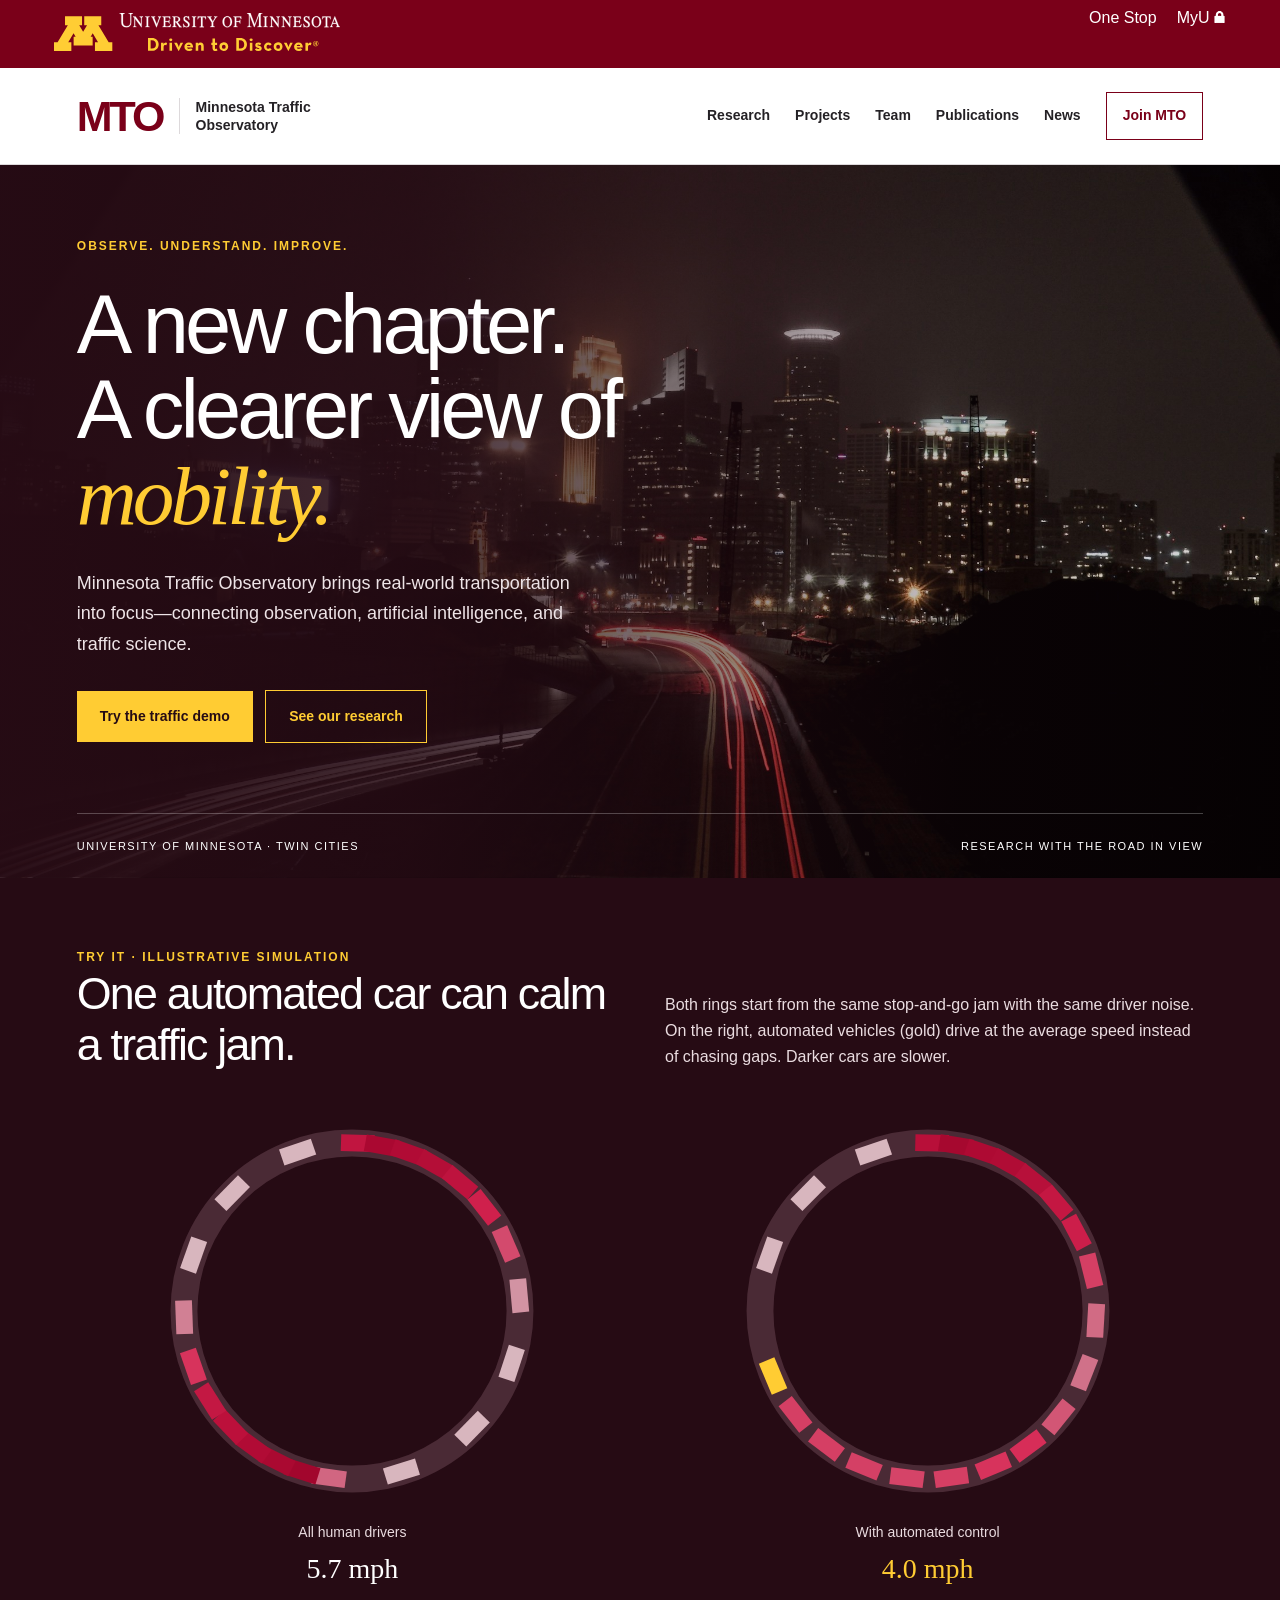
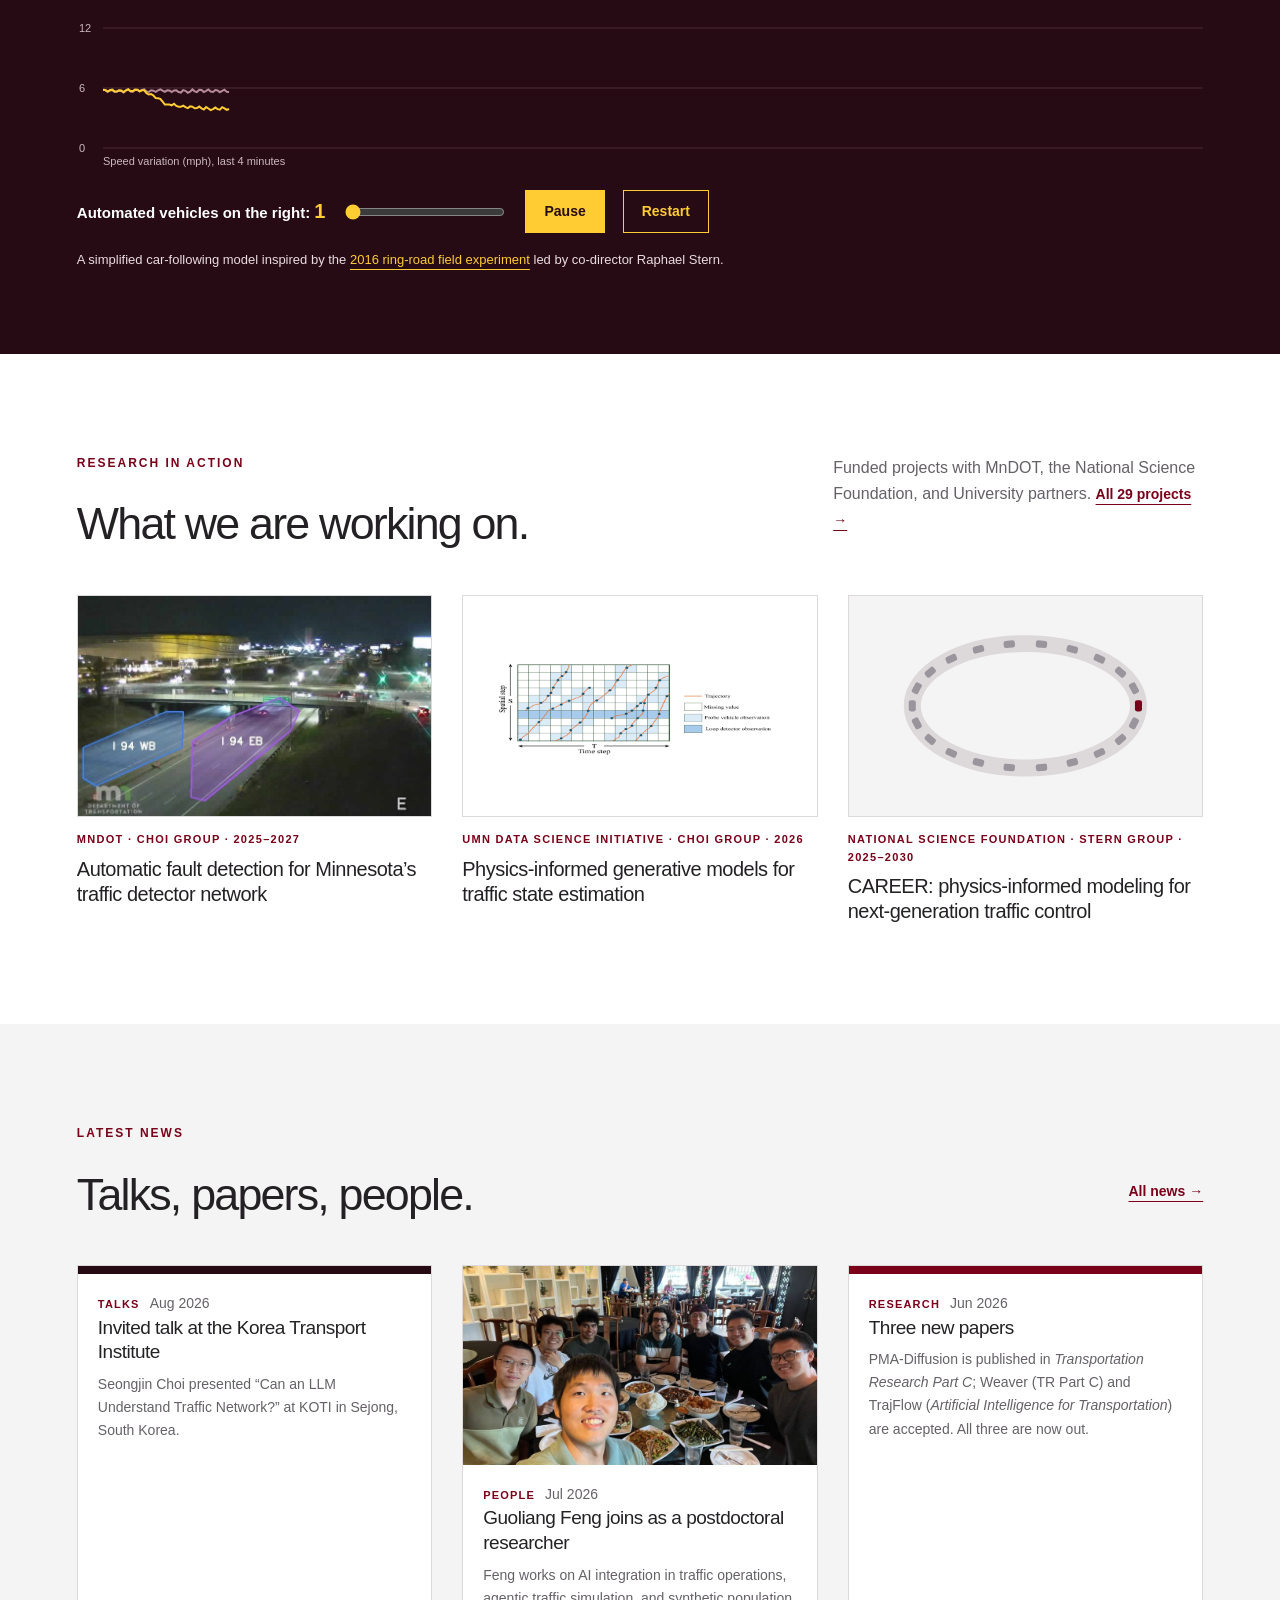
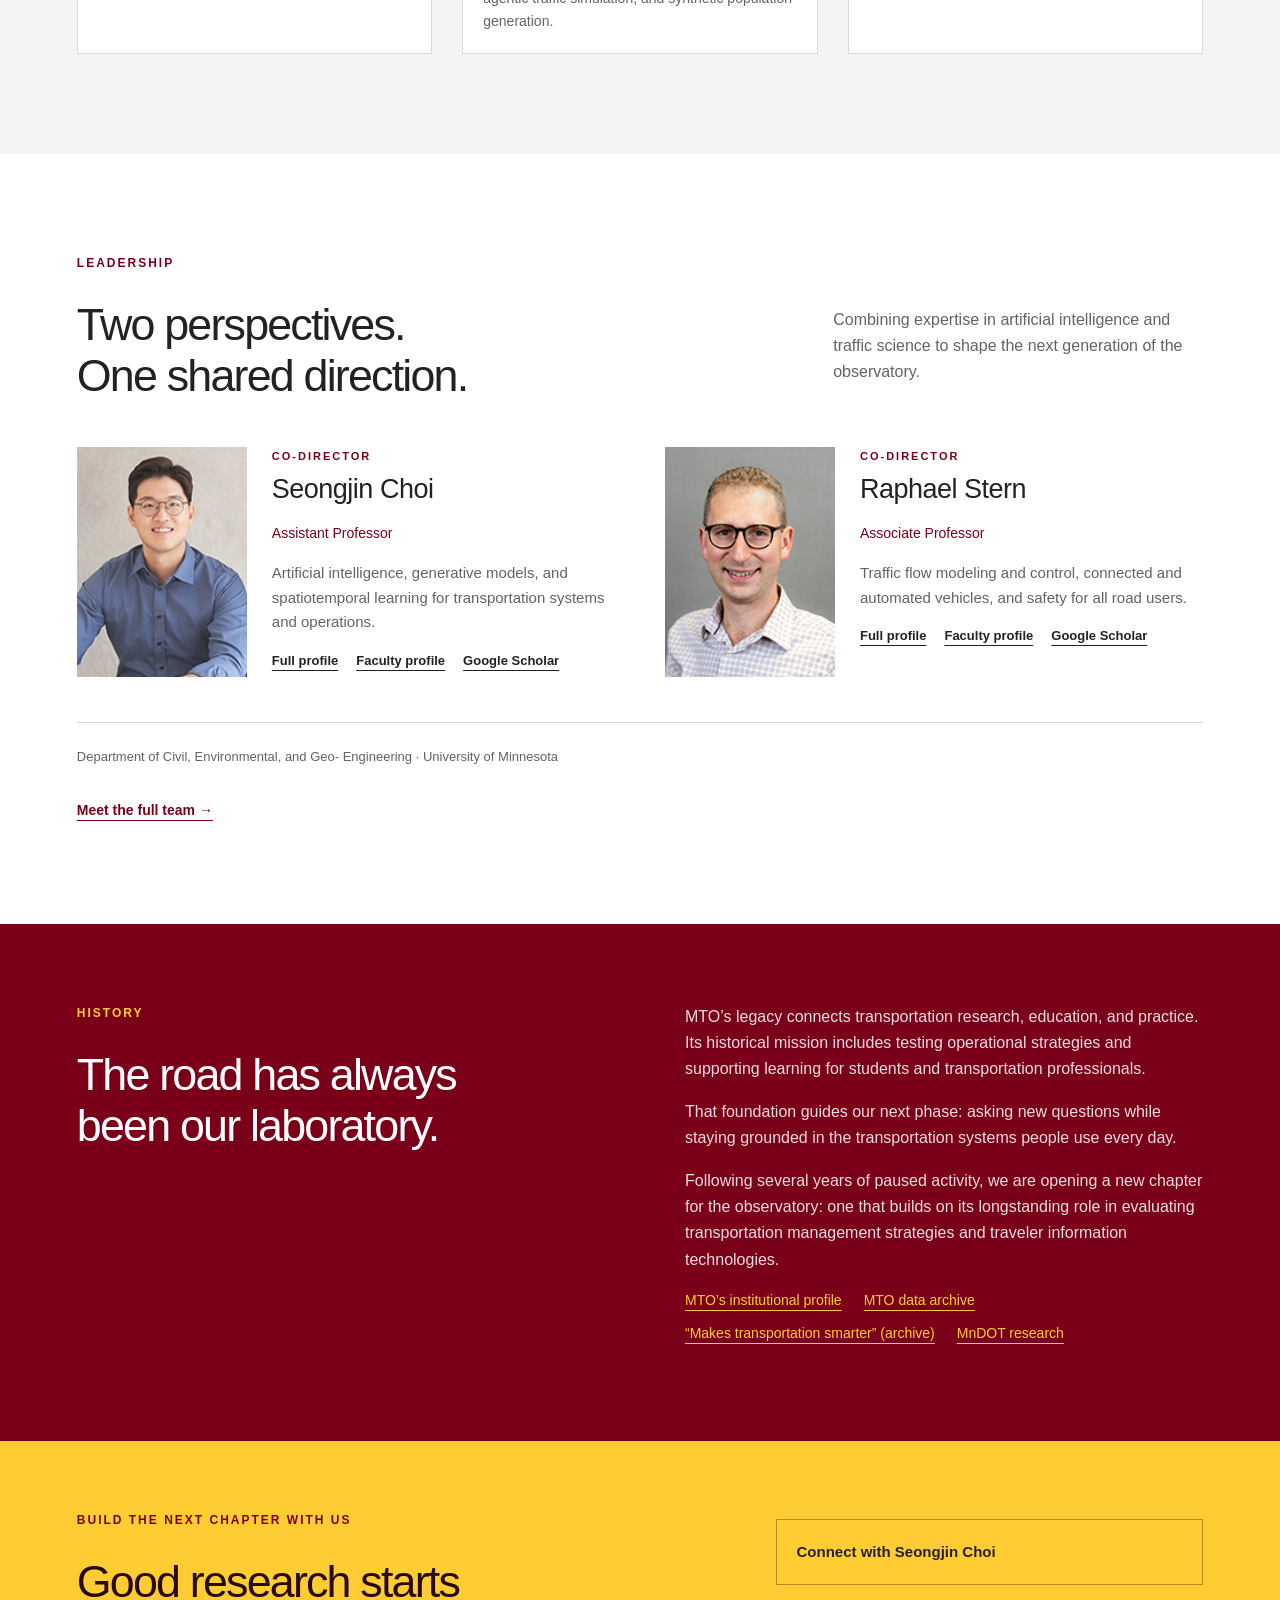
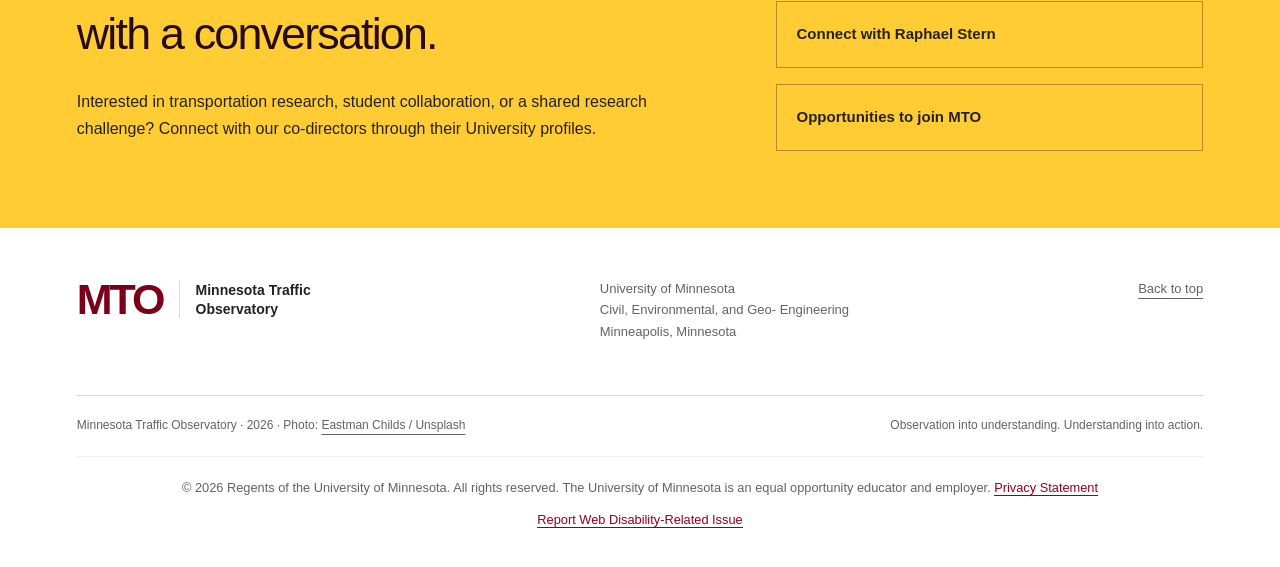
<file: index.html>
<!doctype html>
<html lang="en"><head><meta charset="utf-8"><meta name="viewport" content="width=device-width,initial-scale=1"><title>Minnesota Traffic Observatory | University of Minnesota</title><meta name="description" content="A new chapter for the Minnesota Traffic Observatory. Connecting transportation observation, artificial intelligence, and traffic control under co-directors Seongjin Choi and Raphael Stern."><link rel="icon" type="image/svg+xml" href="data:image/svg+xml,%3Csvg xmlns='http://www.w3.org/2000/svg' viewBox='0 0 32 32'%3E%3Crect width='32' height='32' rx='5' fill='%237a0019'/%3E%3Cpath d='M8 24V8l8 10 8-10v16' fill='none' stroke='%23ffcc33' stroke-width='4'/%3E%3C/svg%3E"><link rel="stylesheet" href="assets/umnhf/css/2015-tc.css"><link rel="stylesheet" href="style.css?v=20260929d"></head>
<body><header class="umnhf umnhf-background-maroon" id="umnhf-h" role="banner">
<div id="skipLinks"><a href="#main">Main content</a></div>
<div class="printer"><div class="left"></div><div class="right"><strong>University of Minnesota</strong><br>http://twin-cities.umn.edu/<br>612-625-5000</div></div>
<div class="umnhf" id="umnhf-h-mast"><a class="umnhf" id="umnhf-h-logo" href="https://twin-cities.umn.edu/"><span>Go to the U of M home page</span></a>
<ul class="umnhf" id="umnhf-h-ql"><li><a href="https://onestop.umn.edu/">One Stop</a></li><li class="umnhf"><a href="https://www.myu.umn.edu/">MyU <span></span></a></li></ul>
<button class="umnhf" id="umnhf-m-search">Search</button></div>
<div class="umnhf" id="umnhf-h-search" role="search"><script>(function(){var cx='002834015805923805805:c-0k--9bdkk';var g=document.createElement('script');g.async=true;g.src='https://cse.google.com/cse.js?cx='+cx;var s=document.getElementsByTagName('script')[0];s.parentNode.insertBefore(g,s);})();</script><gcse:searchbox-only></gcse:searchbox-only></div>
</header>
<header><div class="wrap nav"><a class="brand" href="#"><b>MTO</b><span>Minnesota Traffic<br>Observatory</span></a><button class="menu" aria-expanded="false" aria-controls="navigation">Menu</button><nav id="navigation" aria-label="Main navigation"><a href="#research">Research</a><a href="projects.html">Projects</a><a href="team.html">Team</a><a href="publications.html">Publications</a><a href="news.html">News</a><a class="nav-contact" href="join.html">Join MTO</a></nav></div></header>
<main id="main">
<section class="hero"><div class="hero-visual" aria-hidden="true"></div><div class="wrap hero-inner"><p class="eyebrow gold">OBSERVE. UNDERSTAND. IMPROVE.</p><h1>A new chapter.<br>A clearer view of<br><em>mobility.</em></h1><p class="hero-copy">Minnesota Traffic Observatory brings real-world transportation into focus—connecting observation, artificial intelligence, and traffic science.</p><a class="button gold-button" href="#demo">Try the traffic demo</a> <a class="button ghost-button" href="#research">See our research</a><div class="hero-bottom"><span>UNIVERSITY OF MINNESOTA · TWIN CITIES</span><span>RESEARCH WITH THE ROAD IN VIEW</span></div></div></section>
<section class="demo" id="demo"><div class="wrap"><div class="demo-head"><div><p class="eyebrow">TRY IT · ILLUSTRATIVE SIMULATION</p><h2>One automated car can calm a traffic jam.</h2></div><p>Both rings start from the same stop-and-go jam with the same driver noise. On the right, automated vehicles (gold) drive at the average speed instead of chasing gaps. Darker cars are slower.</p></div>
<div class="rings"><figure><canvas data-ring="a" role="img" aria-label="Ring road with 22 human-driven cars in stop-and-go traffic"></canvas><figcaption>All human drivers<b data-stat>–</b></figcaption></figure><figure><canvas data-ring="b" role="img" aria-label="The same ring road with automated vehicles in gold"></canvas><figcaption>With automated control<b data-stat>–</b></figcaption></figure></div>
<canvas class="chart" role="img" aria-label="Line chart of speed variation over time for both rings"></canvas>
<div class="demo-controls"><label for="avs">Automated vehicles on the right: <output>1</output></label><input id="avs" type="range" min="1" max="3" step="1" value="1"><button type="button" class="play" aria-pressed="false">Play</button><button type="button" class="restart">Restart</button></div>
<p class="demo-note">A simplified car-following model inspired by the <a href="https://doi.org/10.1016/j.trc.2018.02.005">2016 ring-road field experiment</a> led by co-director Raphael Stern.</p></div></section>
<section id="research" class="section wrap"><div class="section-heading"><div><p class="eyebrow">RESEARCH IN ACTION</p><h2>What we are working on.</h2></div><p>Funded projects with MnDOT, the National Science Foundation, and University partners. <a class="text-link" href="projects.html">All 29 projects →</a></p></div><div class="minis"><a class="mini" href="projects.html"><div class="mini-fig"><img src="assets/proj/c2d_roads.jpg" alt="MnDOT camera view of I-94 with eastbound and westbound road regions outlined" loading="lazy"></div><span class="tag">MNDOT · CHOI GROUP · 2025–2027</span><h3>Automatic fault detection for Minnesota’s traffic detector network</h3></a><a class="mini" href="projects.html"><div class="mini-fig"><img src="assets/pub/liu2026pma.png" alt="Space-time grid of a highway with sparse probe-vehicle and loop-detector observations" loading="lazy"></div><span class="tag">UMN DATA SCIENCE INITIATIVE · CHOI GROUP · 2026</span><h3>Physics-informed generative models for traffic state estimation</h3></a><a class="mini" href="projects.html"><div class="mini-fig"><svg viewBox="0 0 200 120" role="img" aria-label="Diagram: one automated vehicle, in maroon, driving in a ring with 21 human-driven vehicles"><ellipse cx="100" cy="60" rx="80" ry="44" fill="none" stroke="#ddd9db" stroke-width="12"/><rect x="176.0" y="57.5" width="8" height="5" rx="1.5" fill="#7a0019" transform="rotate(90 180.0 60.0)"/><rect x="172.8" y="69.9" width="8" height="5" rx="1.5" fill="#9a959c" transform="rotate(118 176.8 72.4)"/><rect x="163.3" y="81.3" width="8" height="5" rx="1.5" fill="#9a959c" transform="rotate(139 167.3 83.8)"/><rect x="148.4" y="90.8" width="8" height="5" rx="1.5" fill="#9a959c" transform="rotate(155 152.4 93.3)"/><rect x="129.2" y="97.5" width="8" height="5" rx="1.5" fill="#9a959c" transform="rotate(166 133.2 100.0)"/><rect x="107.4" y="101.1" width="8" height="5" rx="1.5" fill="#9a959c" transform="rotate(175 111.4 103.6)"/><rect x="84.6" y="101.1" width="8" height="5" rx="1.5" fill="#9a959c" transform="rotate(-175 88.6 103.6)"/><rect x="62.8" y="97.5" width="8" height="5" rx="1.5" fill="#9a959c" transform="rotate(-166 66.8 100.0)"/><rect x="43.6" y="90.8" width="8" height="5" rx="1.5" fill="#9a959c" transform="rotate(-155 47.6 93.3)"/><rect x="28.7" y="81.3" width="8" height="5" rx="1.5" fill="#9a959c" transform="rotate(-139 32.7 83.8)"/><rect x="19.2" y="69.9" width="8" height="5" rx="1.5" fill="#9a959c" transform="rotate(-118 23.2 72.4)"/><rect x="16.0" y="57.5" width="8" height="5" rx="1.5" fill="#9a959c" transform="rotate(-90 20.0 60.0)"/><rect x="19.2" y="45.1" width="8" height="5" rx="1.5" fill="#9a959c" transform="rotate(-62 23.2 47.6)"/><rect x="28.7" y="33.7" width="8" height="5" rx="1.5" fill="#9a959c" transform="rotate(-41 32.7 36.2)"/><rect x="43.6" y="24.2" width="8" height="5" rx="1.5" fill="#9a959c" transform="rotate(-25 47.6 26.7)"/><rect x="62.8" y="17.5" width="8" height="5" rx="1.5" fill="#9a959c" transform="rotate(-14 66.8 20.0)"/><rect x="84.6" y="13.9" width="8" height="5" rx="1.5" fill="#9a959c" transform="rotate(-5 88.6 16.4)"/><rect x="107.4" y="13.9" width="8" height="5" rx="1.5" fill="#9a959c" transform="rotate(5 111.4 16.4)"/><rect x="129.2" y="17.5" width="8" height="5" rx="1.5" fill="#9a959c" transform="rotate(14 133.2 20.0)"/><rect x="148.4" y="24.2" width="8" height="5" rx="1.5" fill="#9a959c" transform="rotate(25 152.4 26.7)"/><rect x="163.3" y="33.7" width="8" height="5" rx="1.5" fill="#9a959c" transform="rotate(41 167.3 36.2)"/><rect x="172.8" y="45.1" width="8" height="5" rx="1.5" fill="#9a959c" transform="rotate(62 176.8 47.6)"/></svg></div><span class="tag">NATIONAL SCIENCE FOUNDATION · STERN GROUP · 2025–2030</span><h3>CAREER: physics-informed modeling for next-generation traffic control</h3></a></div></section>
<section class="section news-home"><div class="wrap"><div class="section-heading"><div><p class="eyebrow">LATEST NEWS</p><h2>Talks, papers, people.</h2></div><p><a class="text-link" href="news.html">All news →</a></p></div><div class="news-grid"><article class="news-card" data-cat="talks"><div class="band band-talks" aria-hidden="true"></div><div class="nc-body"><p class="nc-meta"><span class="cat">Talks</span><time>Aug 2026</time></p><h3>Invited talk at the Korea Transport Institute</h3><p>Seongjin Choi presented “Can an LLM Understand Traffic Network?” at KOTI in Sejong, South Korea.</p></div></article><article class="news-card" data-cat="people"><img src="assets/news_group_2026.jpg" alt="Team members at lunch, summer 2026" loading="lazy"><div class="nc-body"><p class="nc-meta"><span class="cat">People</span><time>Jul 2026</time></p><h3>Guoliang Feng joins as a postdoctoral researcher</h3><p>Feng works on AI integration in traffic operations, agentic traffic simulation, and synthetic population generation.</p></div></article><article class="news-card" data-cat="research"><div class="band band-research" aria-hidden="true"></div><div class="nc-body"><p class="nc-meta"><span class="cat">Research</span><time>Jun 2026</time></p><h3>Three new papers</h3><p>PMA-Diffusion is published in <em>Transportation Research Part C</em>; Weaver (TR Part C) and TrajFlow (<em>Artificial Intelligence for Transportation</em>) are accepted. All three are now out.</p></div></article></div></div></section>
<section id="people" class="section wrap"><div class="section-heading"><div><p class="eyebrow">LEADERSHIP</p><h2>Two perspectives.<br>One shared direction.</h2></div><p>Combining expertise in artificial intelligence and traffic science to shape the next generation of the observatory.</p></div><div class="people"><article class="person"><div class="portrait"><img src="assets/choi.jpg" alt="Seongjin Choi" loading="lazy"></div><div class="person-info"><p class="eyebrow">CO-DIRECTOR</p><h3>Seongjin Choi</h3><p class="position">Assistant Professor</p><p>Artificial intelligence, generative models, and spatiotemporal learning for transportation systems and operations.</p><div class="person-links"><a href="people/choi.html">Full profile</a><a href="https://www.cts.umn.edu/programs-people/scholars/seongjin-choi">Faculty profile</a><a href="https://scholar.google.com/citations?user=tyLWFk4AAAAJ&amp;hl=en">Google Scholar</a></div></div></article><article class="person"><div class="portrait"><img src="assets/stern.png" alt="Raphael Stern" loading="lazy"></div><div class="person-info"><p class="eyebrow">CO-DIRECTOR</p><h3>Raphael Stern</h3><p class="position">Associate Professor</p><p>Traffic flow modeling and control, connected and automated vehicles, and safety for all road users.</p><div class="person-links"><a href="people/stern.html">Full profile</a><a href="https://www.cts.umn.edu/programs-people/scholars/raphael-stern">Faculty profile</a><a href="https://scholar.google.com/citations?user=Xs29rb4AAAAJ&amp;hl=en">Google Scholar</a></div></div></article></div><p class="department">Department of Civil, Environmental, and Geo- Engineering · University of Minnesota</p><p class="team-link"><a class="text-link" href="team.html">Meet the full team →</a></p></section>
<section class="legacy" id="history"><div class="wrap legacy-inner"><div><p class="eyebrow gold">HISTORY</p><h2>The road has always<br>been our laboratory.</h2></div><div><p>MTO’s legacy connects transportation research, education, and practice. Its historical mission includes testing operational strategies and supporting learning for students and transportation professionals.</p><p>That foundation guides our next phase: asking new questions while staying grounded in the transportation systems people use every day.</p><p>Following several years of paused activity, we are opening a new chapter for the observatory: one that builds on its longstanding role in evaluating transportation management strategies and traveler information technologies.</p><p class="history-links"><a class="light-link" href="https://experts.umn.edu/en/organisations/minnesota-traffic-observatory/">MTO’s institutional profile</a><a class="light-link" href="https://mtodata.github.io/">MTO data archive</a><a class="light-link" href="https://mobility21.cmu.edu/minnesota-traffic-observatory-makes-transportation-smarter/">“Makes transportation smarter” (archive)</a><a class="light-link" href="https://www.dot.state.mn.us/research.html">MnDOT research</a></p></div></div></section>
<section id="connect" class="connect"><div class="wrap connect-inner"><div><p class="eyebrow">BUILD THE NEXT CHAPTER WITH US</p><h2>Good research starts<br>with a conversation.</h2><p>Interested in transportation research, student collaboration, or a shared research challenge? Connect with our co-directors through their University profiles.</p></div><div class="contact-links"><a href="https://www.cts.umn.edu/programs-people/scholars/seongjin-choi">Connect with Seongjin Choi</a><a href="https://www.cts.umn.edu/programs-people/scholars/raphael-stern">Connect with Raphael Stern</a><a href="join.html">Opportunities to join MTO</a></div></div></section>
</main>
<footer><div class="wrap footer-top"><a class="brand" href="#"><b>MTO</b><span>Minnesota Traffic<br>Observatory</span></a><p>University of Minnesota<br>Civil, Environmental, and Geo- Engineering<br>Minneapolis, Minnesota</p><a href="#main">Back to top</a></div><div class="wrap footer-bottom"><span>Minnesota Traffic Observatory · 2026 · Photo: <a href="https://unsplash.com/photos/timelapse-photography-of-buildings-1KxFbJs9gss">Eastman Childs / Unsplash</a></span><span>Observation into understanding. Understanding into action.</span></div></footer>
<footer id="umnhf-f" class="umnhf" role="contentinfo">
<nav id="umnhf-f-myu"><h3 class="umnhf-f-title visually-hidden">For Students, Faculty, and Staff</h3><ul><li><a href="https://onestop.umn.edu/">One Stop</a></li><li><a href="https://www.myu.umn.edu/">My U <span></span></a></li></ul></nav>
<small>&copy; <span id="cdate">2026</span> Regents of the University of Minnesota. All rights reserved. The University of Minnesota is an equal opportunity educator and employer. <a href="https://privacy.umn.edu">Privacy Statement</a></small>
<small><a href="https://oit-drupal-prd-web.oit.umn.edu/indexAccess.php?ref_url=https://umn-cse-mto.github.io/">Report Web Disability-Related Issue</a></small>
</footer><script src="script.js?v=20260929d"></script><script src="demo.js?v=20260929d"></script><script src="assets/umnhf/js/umnhf-2015.js" defer></script></body></html>
</file>
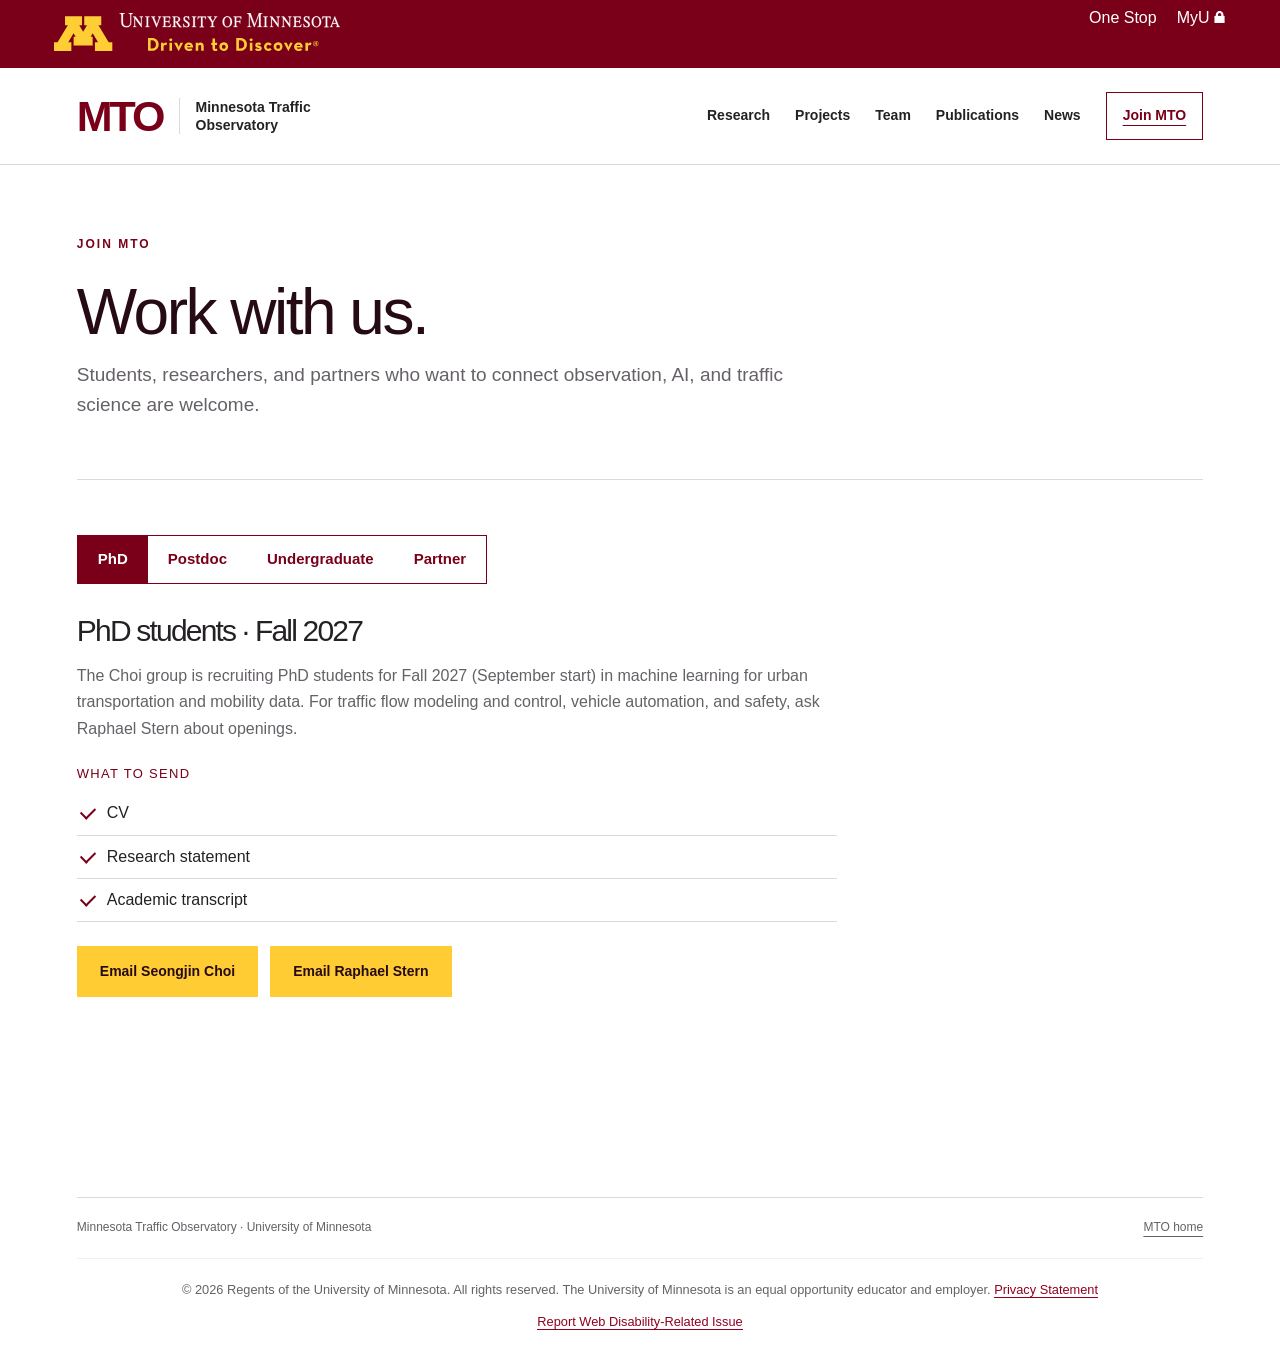
<file: join.html>
<!doctype html>
<html lang="en"><head><meta charset="utf-8"><meta name="viewport" content="width=device-width,initial-scale=1"><title>Join | Minnesota Traffic Observatory</title><meta name="description" content="Opportunities to join or partner with the Minnesota Traffic Observatory."><link rel="icon" type="image/svg+xml" href="data:image/svg+xml,%3Csvg xmlns='http://www.w3.org/2000/svg' viewBox='0 0 32 32'%3E%3Crect width='32' height='32' rx='5' fill='%237a0019'/%3E%3Cpath d='M8 24V8l8 10 8-10v16' fill='none' stroke='%23ffcc33' stroke-width='4'/%3E%3C/svg%3E"><link rel="stylesheet" href="assets/umnhf/css/2015-tc.css"><link rel="stylesheet" href="style.css?v=20260929d"></head>
<body><header class="umnhf umnhf-background-maroon" id="umnhf-h" role="banner">
<div id="skipLinks"><a href="#main">Main content</a></div>
<div class="printer"><div class="left"></div><div class="right"><strong>University of Minnesota</strong><br>http://twin-cities.umn.edu/<br>612-625-5000</div></div>
<div class="umnhf" id="umnhf-h-mast"><a class="umnhf" id="umnhf-h-logo" href="https://twin-cities.umn.edu/"><span>Go to the U of M home page</span></a>
<ul class="umnhf" id="umnhf-h-ql"><li><a href="https://onestop.umn.edu/">One Stop</a></li><li class="umnhf"><a href="https://www.myu.umn.edu/">MyU <span></span></a></li></ul>
<button class="umnhf" id="umnhf-m-search">Search</button></div>
<div class="umnhf" id="umnhf-h-search" role="search"><script>(function(){var cx='002834015805923805805:c-0k--9bdkk';var g=document.createElement('script');g.async=true;g.src='https://cse.google.com/cse.js?cx='+cx;var s=document.getElementsByTagName('script')[0];s.parentNode.insertBefore(g,s);})();</script><gcse:searchbox-only></gcse:searchbox-only></div>
</header>
<header><div class="wrap nav"><a class="brand" href="./"><b>MTO</b><span>Minnesota Traffic<br>Observatory</span></a><button class="menu" aria-expanded="false" aria-controls="navigation">Menu</button><nav id="navigation" aria-label="Main navigation"><a href="./#research">Research</a><a href="projects.html">Projects</a><a href="team.html">Team</a><a href="publications.html">Publications</a><a href="news.html">News</a><a class="nav-contact" href="join.html" aria-current="page">Join MTO</a></nav></div></header>
<main id="main">
<section class="wrap profile-head"><p class="eyebrow">JOIN MTO</p><h1>Work with us.</h1><p class="lead">Students, researchers, and partners who want to connect observation, AI, and traffic science are welcome.</p></section>
<div class="wrap page">
<div class="swap join"><div class="seg join-seg" role="group" aria-label="I am interested in"><button type="button" data-show="phd" aria-pressed="true">PhD</button><button type="button" data-show="postdoc" aria-pressed="false">Postdoc</button><button type="button" data-show="undergrad" aria-pressed="false">Undergraduate</button><button type="button" data-show="partner" aria-pressed="false">Partner</button></div><section class="join-panel" id="phd" data-view="phd"><h2>PhD students · Fall 2027</h2><p>The Choi group is recruiting PhD students for Fall 2027 (September start) in machine learning for urban transportation and mobility data. For traffic flow modeling and control, vehicle automation, and safety, ask Raphael Stern about openings.</p><h3>What to send</h3><ul class="check"><li>CV</li><li>Research statement</li><li>Academic transcript</li></ul><div class="join-btns"><a class="button gold-button" href="mailto:chois@umn.edu?subject=Prospective%20PhD%20student%20%5BYour%20name%5D">Email Seongjin Choi</a><a class="button gold-button" href="mailto:rstern@umn.edu?subject=Prospective%20PhD%20student%20%5BYour%20name%5D">Email Raphael Stern</a></div></section><section class="join-panel" id="postdoc" data-view="postdoc"><h2>Postdoctoral researcher · Fall 2027</h2><p>The Choi group is recruiting a postdoctoral researcher for Fall 2027 in machine learning for urban transportation and mobility data.</p><h3>What to send</h3><ul class="check"><li>CV</li><li>Research statement</li></ul><div class="join-btns"><a class="button gold-button" href="mailto:chois@umn.edu?subject=Prospective%20postdoc%20%5BYour%20name%5D">Email Seongjin Choi</a></div></section><section class="join-panel" id="undergrad" data-view="undergrad"><h2>Undergraduate research</h2><p>University of Minnesota undergraduates have built MTO tools, such as TMC-Agent and HighwayVLM, through the <a href="https://ugresearch.umn.edu/opportunities/urop">Undergraduate Research Opportunities Program (UROP)</a>. Reach out to a co-director with your interests.</p><h3>What to send</h3><ul class="check"><li>Résumé</li><li>A few lines on the topics that interest you</li></ul><div class="join-btns"><a class="button gold-button" href="mailto:chois@umn.edu?subject=Undergraduate%20research%20%5BYour%20name%5D">Email Seongjin Choi</a><a class="button gold-button" href="mailto:rstern@umn.edu?subject=Undergraduate%20research%20%5BYour%20name%5D">Email Raphael Stern</a></div></section><section class="join-panel" id="partner" data-view="partner"><h2>Agencies and industry</h2><p>Have a transportation operations challenge, a dataset, or a pilot site? MTO works with agencies and industry, including MnDOT, to test ideas on real roads.</p><h3>What to send</h3><ul class="check"><li>A short description of the problem or opportunity</li><li>Any data, sites, or timelines involved</li></ul><div class="join-btns"><a class="button gold-button" href="mailto:chois@umn.edu,rstern@umn.edu?subject=Collaboration%3A%20%5Btopic%5D">Email both co-directors</a></div></section></div>
</div>
</main>
<footer><div class="wrap footer-bottom"><span>Minnesota Traffic Observatory · University of Minnesota</span><a href="./">MTO home</a></div></footer>
<footer id="umnhf-f" class="umnhf" role="contentinfo">
<nav id="umnhf-f-myu"><h3 class="umnhf-f-title visually-hidden">For Students, Faculty, and Staff</h3><ul><li><a href="https://onestop.umn.edu/">One Stop</a></li><li><a href="https://www.myu.umn.edu/">My U <span></span></a></li></ul></nav>
<small>&copy; <span id="cdate">2026</span> Regents of the University of Minnesota. All rights reserved. The University of Minnesota is an equal opportunity educator and employer. <a href="https://privacy.umn.edu">Privacy Statement</a></small>
<small><a href="https://oit-drupal-prd-web.oit.umn.edu/indexAccess.php?ref_url=https://umn-cse-mto.github.io/">Report Web Disability-Related Issue</a></small>
</footer><script src="script.js?v=20260929d"></script><script src="toggle.js?v=20260929d"></script><script src="assets/umnhf/js/umnhf-2015.js" defer></script></body></html>
</file>
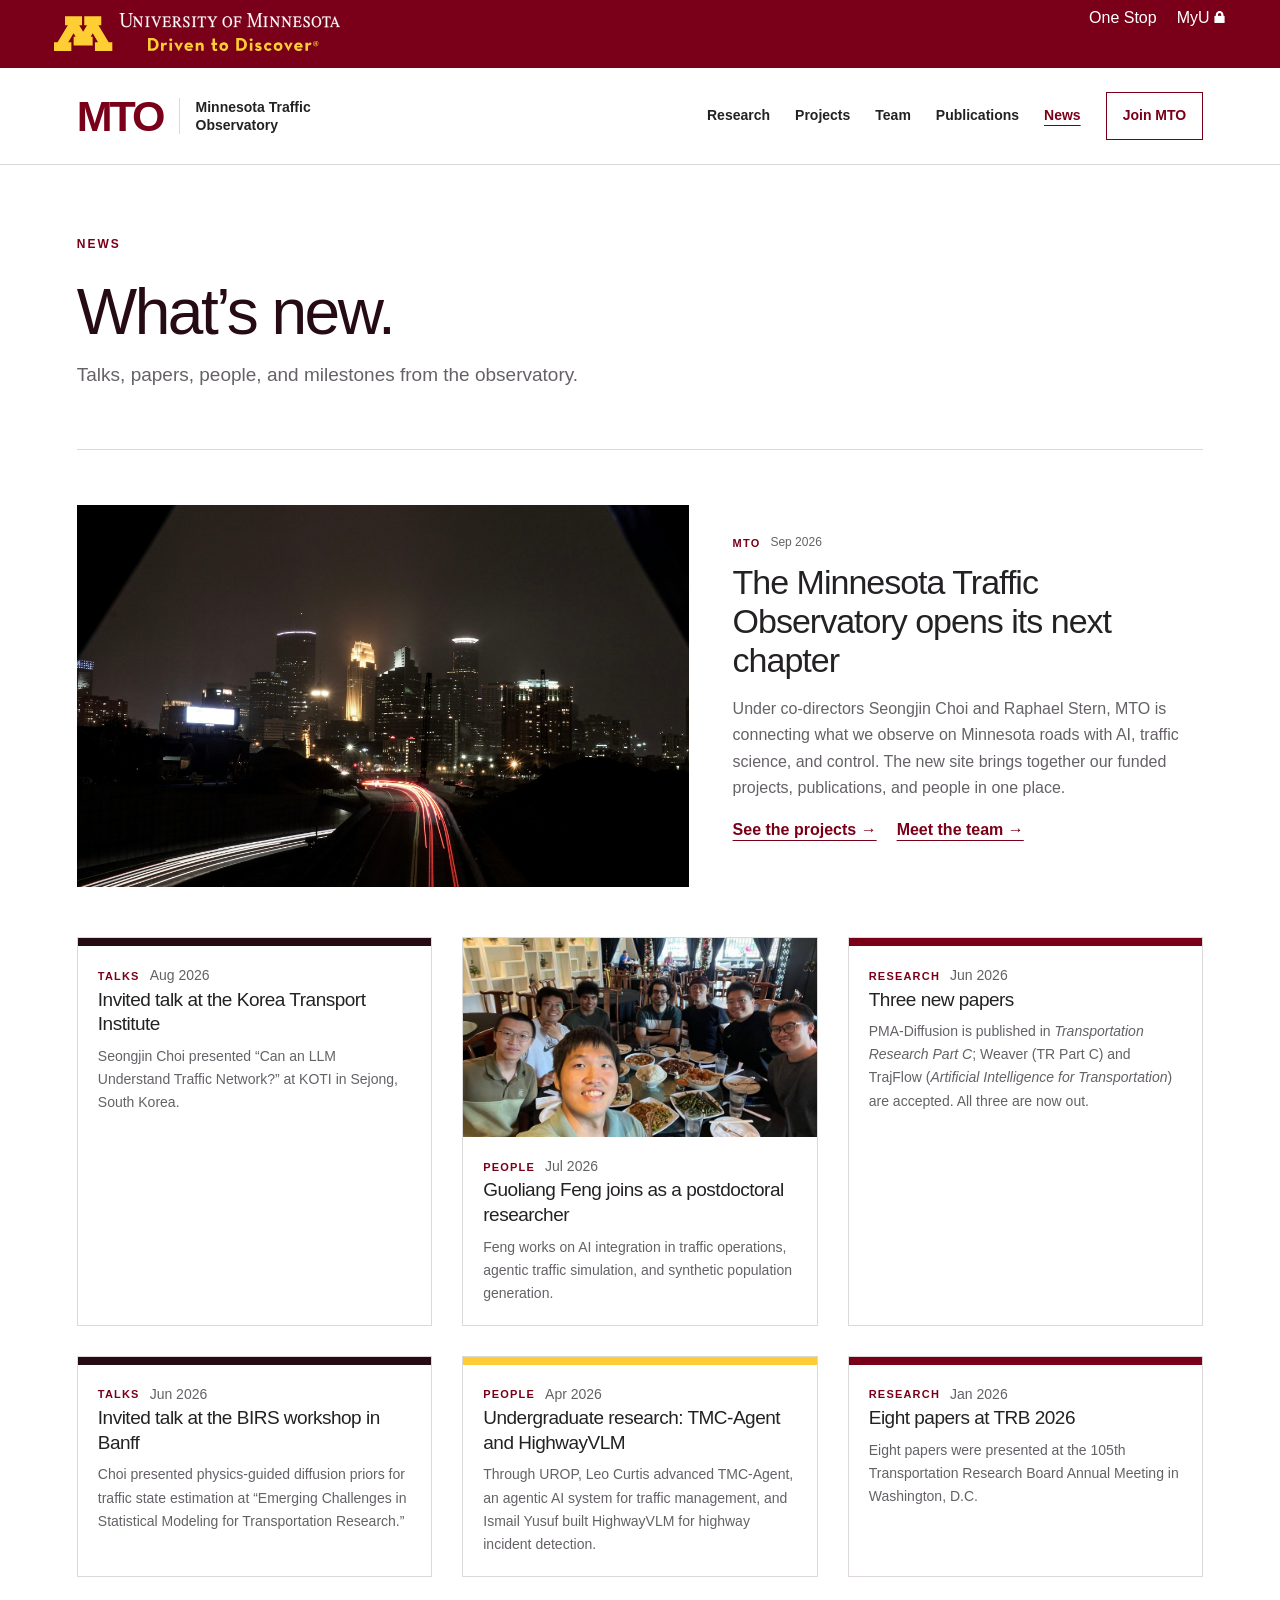
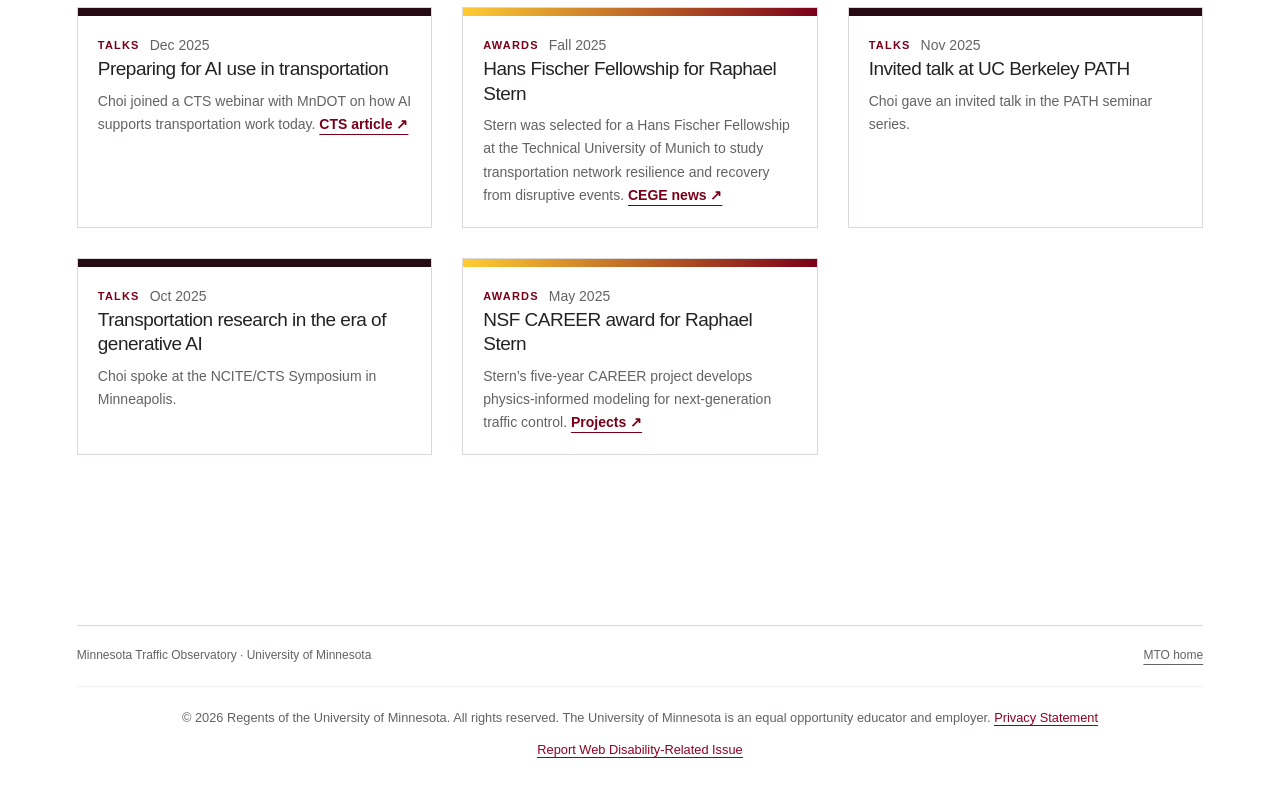
<file: news.html>
<!doctype html>
<html lang="en"><head><meta charset="utf-8"><meta name="viewport" content="width=device-width,initial-scale=1"><title>News | Minnesota Traffic Observatory</title><meta name="description" content="News from the Minnesota Traffic Observatory."><link rel="icon" type="image/svg+xml" href="data:image/svg+xml,%3Csvg xmlns='http://www.w3.org/2000/svg' viewBox='0 0 32 32'%3E%3Crect width='32' height='32' rx='5' fill='%237a0019'/%3E%3Cpath d='M8 24V8l8 10 8-10v16' fill='none' stroke='%23ffcc33' stroke-width='4'/%3E%3C/svg%3E"><link rel="stylesheet" href="assets/umnhf/css/2015-tc.css"><link rel="stylesheet" href="style.css?v=20260929d"></head>
<body><header class="umnhf umnhf-background-maroon" id="umnhf-h" role="banner">
<div id="skipLinks"><a href="#main">Main content</a></div>
<div class="printer"><div class="left"></div><div class="right"><strong>University of Minnesota</strong><br>http://twin-cities.umn.edu/<br>612-625-5000</div></div>
<div class="umnhf" id="umnhf-h-mast"><a class="umnhf" id="umnhf-h-logo" href="https://twin-cities.umn.edu/"><span>Go to the U of M home page</span></a>
<ul class="umnhf" id="umnhf-h-ql"><li><a href="https://onestop.umn.edu/">One Stop</a></li><li class="umnhf"><a href="https://www.myu.umn.edu/">MyU <span></span></a></li></ul>
<button class="umnhf" id="umnhf-m-search">Search</button></div>
<div class="umnhf" id="umnhf-h-search" role="search"><script>(function(){var cx='002834015805923805805:c-0k--9bdkk';var g=document.createElement('script');g.async=true;g.src='https://cse.google.com/cse.js?cx='+cx;var s=document.getElementsByTagName('script')[0];s.parentNode.insertBefore(g,s);})();</script><gcse:searchbox-only></gcse:searchbox-only></div>
</header>
<header><div class="wrap nav"><a class="brand" href="./"><b>MTO</b><span>Minnesota Traffic<br>Observatory</span></a><button class="menu" aria-expanded="false" aria-controls="navigation">Menu</button><nav id="navigation" aria-label="Main navigation"><a href="./#research">Research</a><a href="projects.html">Projects</a><a href="team.html">Team</a><a href="publications.html">Publications</a><a href="news.html" aria-current="page">News</a><a class="nav-contact" href="join.html">Join MTO</a></nav></div></header>
<main id="main">
<section class="wrap profile-head"><p class="eyebrow">NEWS</p><h1>What’s new.</h1><p class="lead">Talks, papers, people, and milestones from the observatory.</p></section>
<div class="wrap page">
<article class="news-feature"><img src="assets/hero.jpg" alt="City traffic at night in long exposure" loading="lazy"><div><p class="nc-meta"><span class="cat">MTO</span><time>Sep 2026</time></p><h2>The Minnesota Traffic Observatory opens its next chapter</h2><p>Under co-directors Seongjin Choi and Raphael Stern, MTO is connecting what we observe on Minnesota roads with AI, traffic science, and control. The new site brings together our funded projects, publications, and people in one place.</p><p class="links"><a href="projects.html">See the projects →</a><a href="team.html">Meet the team →</a></p></div></article>
<div class="news-grid">
<article class="news-card" data-cat="talks"><div class="band band-talks" aria-hidden="true"></div><div class="nc-body"><p class="nc-meta"><span class="cat">Talks</span><time>Aug 2026</time></p><h3>Invited talk at the Korea Transport Institute</h3><p>Seongjin Choi presented “Can an LLM Understand Traffic Network?” at KOTI in Sejong, South Korea.</p></div></article>
<article class="news-card" data-cat="people"><img src="assets/news_group_2026.jpg" alt="Team members at lunch, summer 2026" loading="lazy"><div class="nc-body"><p class="nc-meta"><span class="cat">People</span><time>Jul 2026</time></p><h3>Guoliang Feng joins as a postdoctoral researcher</h3><p>Feng works on AI integration in traffic operations, agentic traffic simulation, and synthetic population generation.</p></div></article>
<article class="news-card" data-cat="research"><div class="band band-research" aria-hidden="true"></div><div class="nc-body"><p class="nc-meta"><span class="cat">Research</span><time>Jun 2026</time></p><h3>Three new papers</h3><p>PMA-Diffusion is published in <em>Transportation Research Part C</em>; Weaver (TR Part C) and TrajFlow (<em>Artificial Intelligence for Transportation</em>) are accepted. All three are now out.</p></div></article>
<article class="news-card" data-cat="talks"><div class="band band-talks" aria-hidden="true"></div><div class="nc-body"><p class="nc-meta"><span class="cat">Talks</span><time>Jun 2026</time></p><h3>Invited talk at the BIRS workshop in Banff</h3><p>Choi presented physics-guided diffusion priors for traffic state estimation at “Emerging Challenges in Statistical Modeling for Transportation Research.”</p></div></article>
<article class="news-card" data-cat="people"><div class="band band-people" aria-hidden="true"></div><div class="nc-body"><p class="nc-meta"><span class="cat">People</span><time>Apr 2026</time></p><h3>Undergraduate research: TMC-Agent and HighwayVLM</h3><p>Through UROP, Leo Curtis advanced TMC-Agent, an agentic AI system for traffic management, and Ismail Yusuf built HighwayVLM for highway incident detection.</p></div></article>
<article class="news-card" data-cat="research"><div class="band band-research" aria-hidden="true"></div><div class="nc-body"><p class="nc-meta"><span class="cat">Research</span><time>Jan 2026</time></p><h3>Eight papers at TRB 2026</h3><p>Eight papers were presented at the 105th Transportation Research Board Annual Meeting in Washington, D.C.</p></div></article>
<article class="news-card" data-cat="talks"><div class="band band-talks" aria-hidden="true"></div><div class="nc-body"><p class="nc-meta"><span class="cat">Talks</span><time>Dec 2025</time></p><h3>Preparing for AI use in transportation</h3><p>Choi joined a CTS webinar with MnDOT on how AI supports transportation work today. <a href="https://www.cts.umn.edu/news-pubs/news/2026/march/ai">CTS article ↗</a></p></div></article>
<article class="news-card" data-cat="awards"><div class="band band-awards" aria-hidden="true"></div><div class="nc-body"><p class="nc-meta"><span class="cat">Awards</span><time>Fall 2025</time></p><h3>Hans Fischer Fellowship for Raphael Stern</h3><p>Stern was selected for a Hans Fischer Fellowship at the Technical University of Munich to study transportation network resilience and recovery from disruptive events. <a href="https://cse.umn.edu/cege/news/cege-news-roundup-fall-2025">CEGE news ↗</a></p></div></article>
<article class="news-card" data-cat="talks"><div class="band band-talks" aria-hidden="true"></div><div class="nc-body"><p class="nc-meta"><span class="cat">Talks</span><time>Nov 2025</time></p><h3>Invited talk at UC Berkeley PATH</h3><p>Choi gave an invited talk in the PATH seminar series.</p></div></article>
<article class="news-card" data-cat="talks"><div class="band band-talks" aria-hidden="true"></div><div class="nc-body"><p class="nc-meta"><span class="cat">Talks</span><time>Oct 2025</time></p><h3>Transportation research in the era of generative AI</h3><p>Choi spoke at the NCITE/CTS Symposium in Minneapolis.</p></div></article>
<article class="news-card" data-cat="awards"><div class="band band-awards" aria-hidden="true"></div><div class="nc-body"><p class="nc-meta"><span class="cat">Awards</span><time>May 2025</time></p><h3>NSF CAREER award for Raphael Stern</h3><p>Stern’s five-year CAREER project develops physics-informed modeling for next-generation traffic control. <a href="projects.html">Projects ↗</a></p></div></article>
</div>
</div>
</main>
<footer><div class="wrap footer-bottom"><span>Minnesota Traffic Observatory · University of Minnesota</span><a href="./">MTO home</a></div></footer>
<footer id="umnhf-f" class="umnhf" role="contentinfo">
<nav id="umnhf-f-myu"><h3 class="umnhf-f-title visually-hidden">For Students, Faculty, and Staff</h3><ul><li><a href="https://onestop.umn.edu/">One Stop</a></li><li><a href="https://www.myu.umn.edu/">My U <span></span></a></li></ul></nav>
<small>&copy; <span id="cdate">2026</span> Regents of the University of Minnesota. All rights reserved. The University of Minnesota is an equal opportunity educator and employer. <a href="https://privacy.umn.edu">Privacy Statement</a></small>
<small><a href="https://oit-drupal-prd-web.oit.umn.edu/indexAccess.php?ref_url=https://umn-cse-mto.github.io/">Report Web Disability-Related Issue</a></small>
</footer><script src="script.js?v=20260929d"></script><script src="assets/umnhf/js/umnhf-2015.js" defer></script></body></html>
</file>
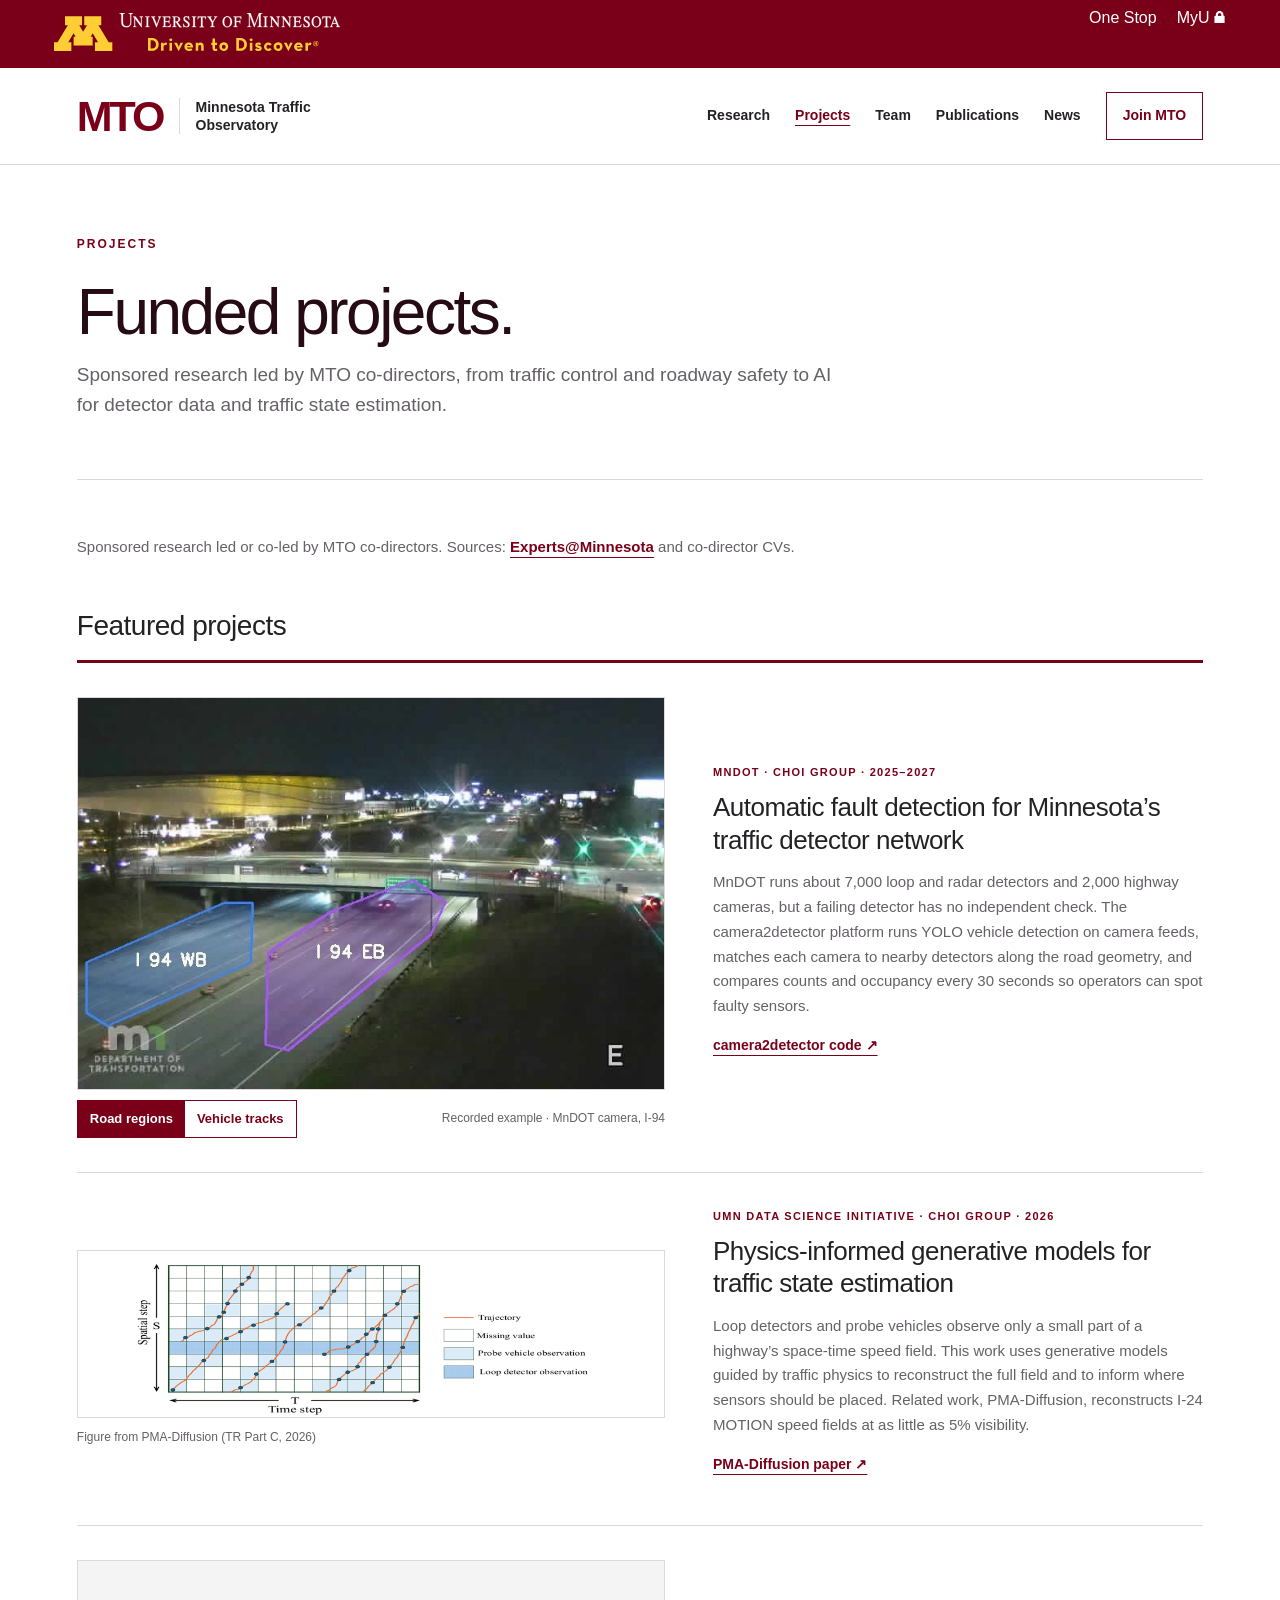
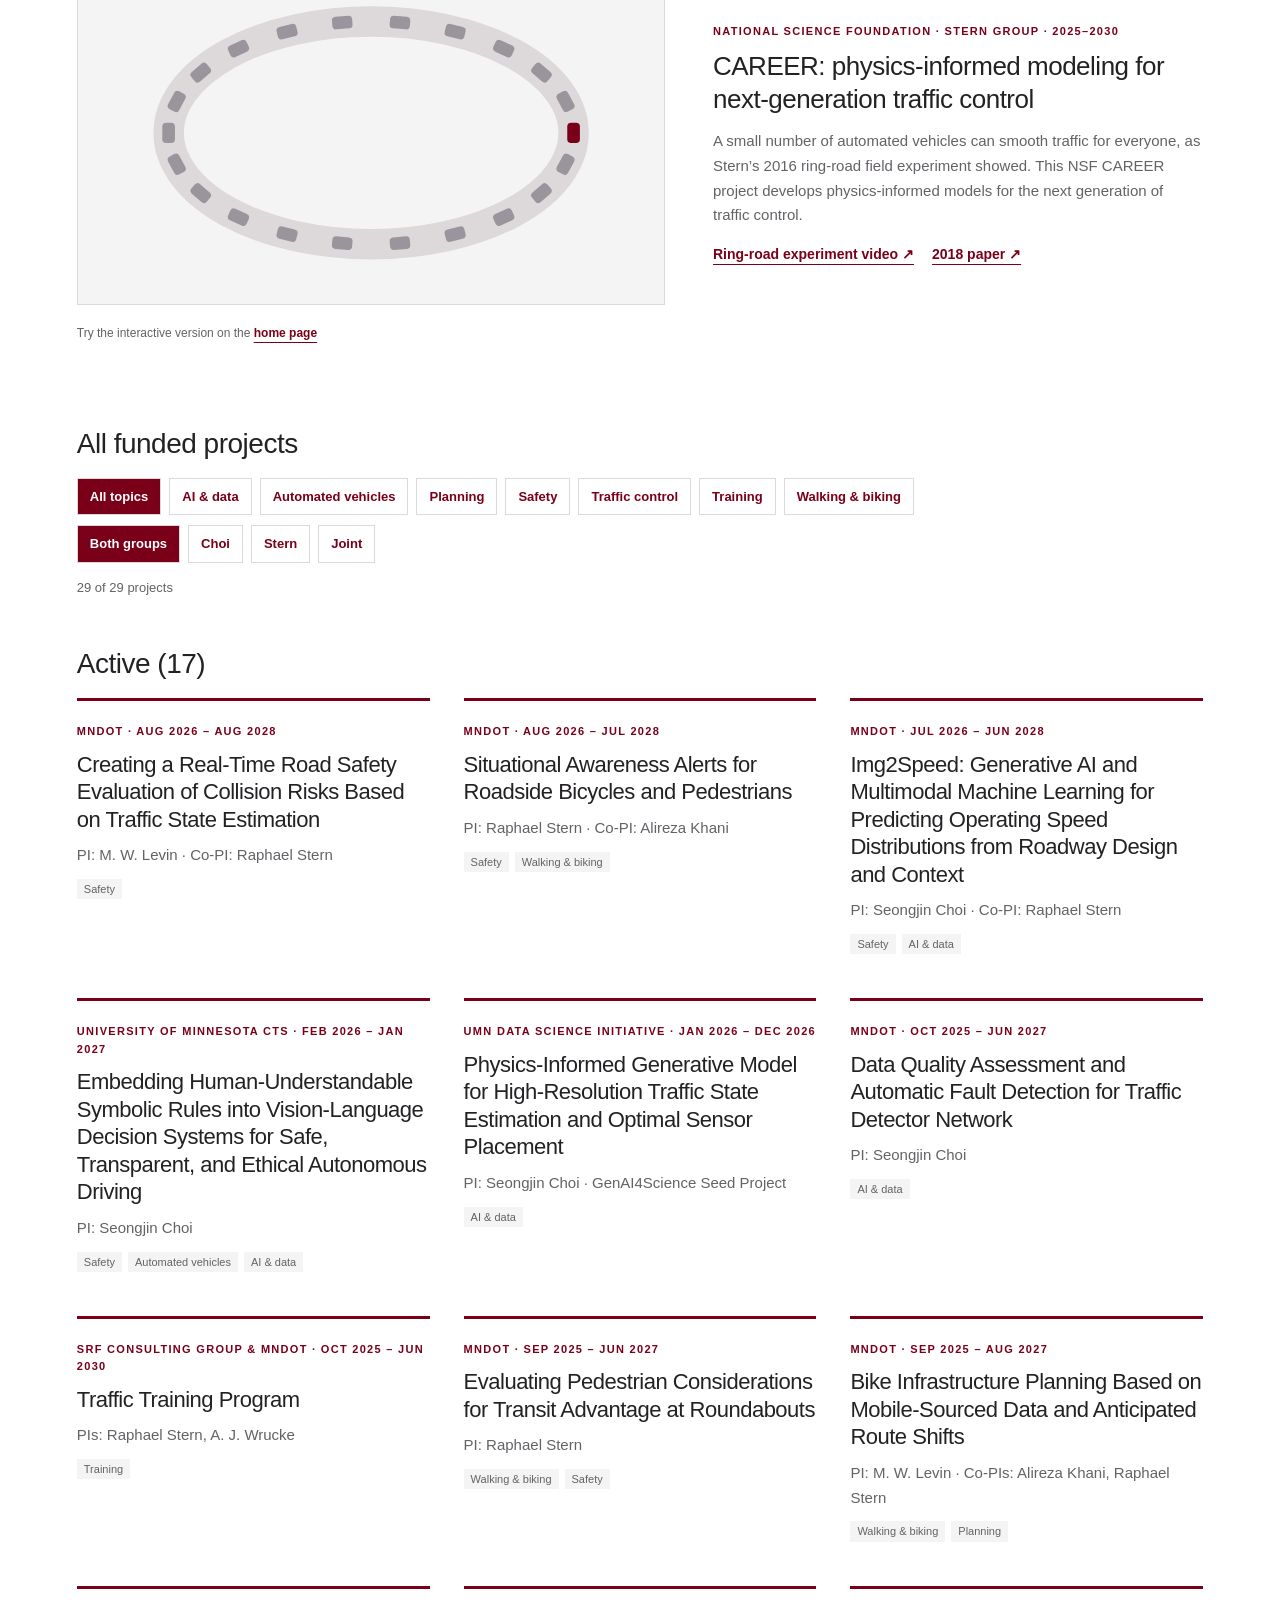
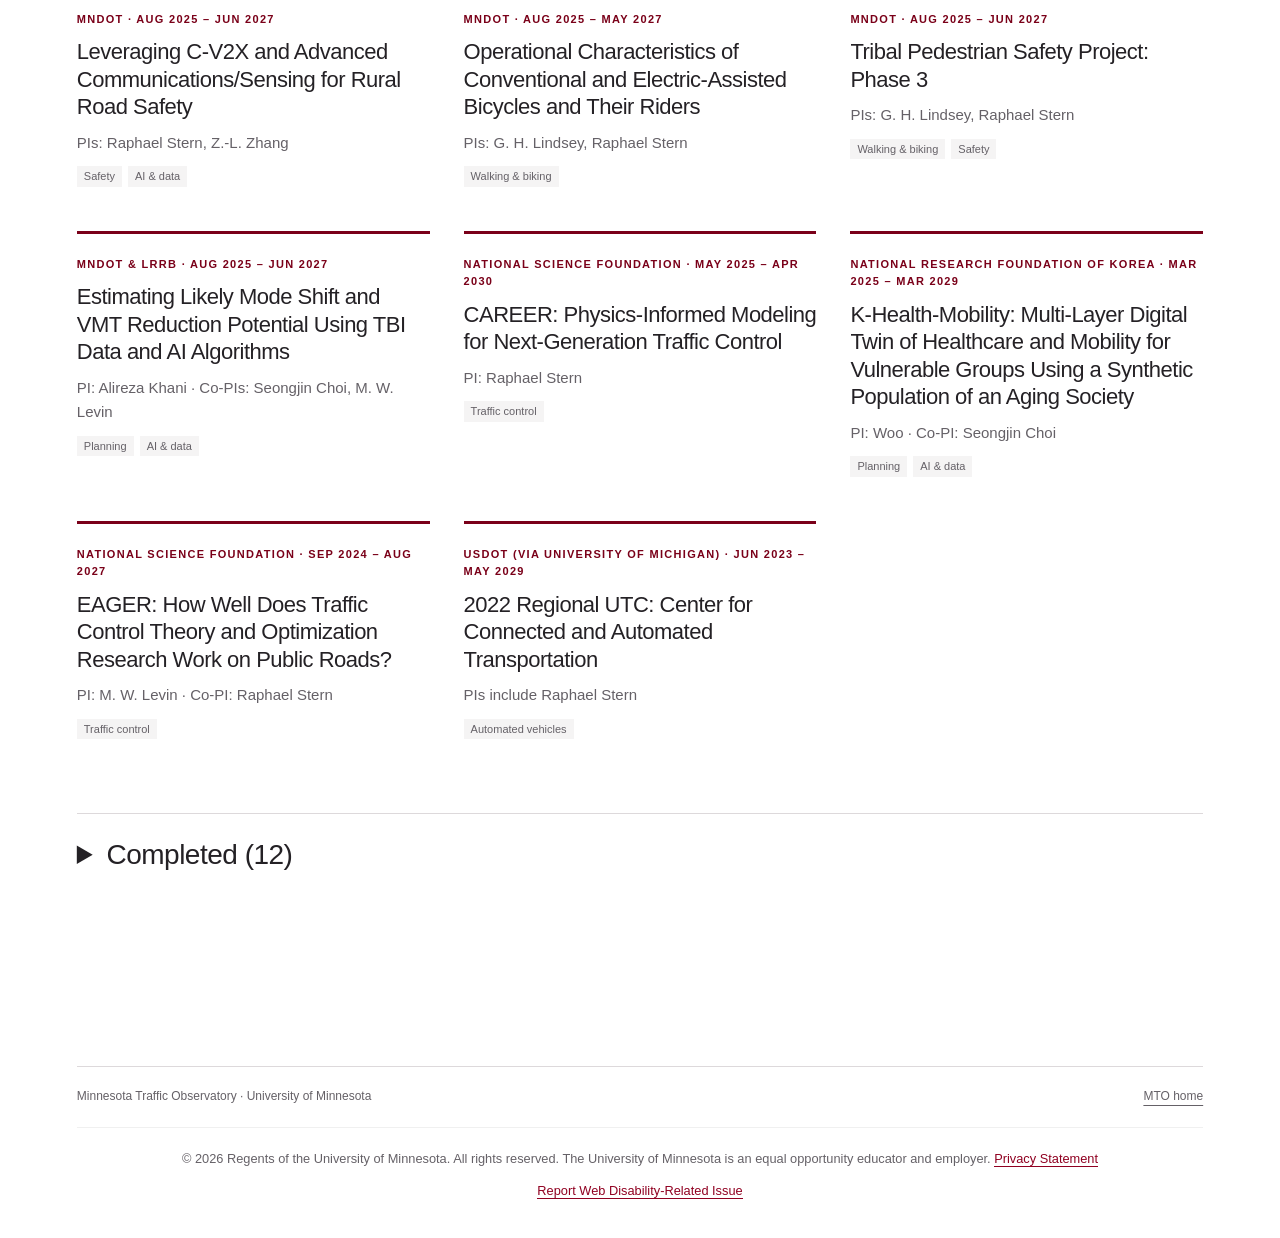
<file: projects.html>
<!doctype html>
<html lang="en"><head><meta charset="utf-8"><meta name="viewport" content="width=device-width,initial-scale=1"><title>Projects | Minnesota Traffic Observatory</title><meta name="description" content="Funded research projects of the Minnesota Traffic Observatory."><link rel="icon" type="image/svg+xml" href="data:image/svg+xml,%3Csvg xmlns='http://www.w3.org/2000/svg' viewBox='0 0 32 32'%3E%3Crect width='32' height='32' rx='5' fill='%237a0019'/%3E%3Cpath d='M8 24V8l8 10 8-10v16' fill='none' stroke='%23ffcc33' stroke-width='4'/%3E%3C/svg%3E"><link rel="stylesheet" href="assets/umnhf/css/2015-tc.css"><link rel="stylesheet" href="style.css?v=20260929d"></head>
<body><header class="umnhf umnhf-background-maroon" id="umnhf-h" role="banner">
<div id="skipLinks"><a href="#main">Main content</a></div>
<div class="printer"><div class="left"></div><div class="right"><strong>University of Minnesota</strong><br>http://twin-cities.umn.edu/<br>612-625-5000</div></div>
<div class="umnhf" id="umnhf-h-mast"><a class="umnhf" id="umnhf-h-logo" href="https://twin-cities.umn.edu/"><span>Go to the U of M home page</span></a>
<ul class="umnhf" id="umnhf-h-ql"><li><a href="https://onestop.umn.edu/">One Stop</a></li><li class="umnhf"><a href="https://www.myu.umn.edu/">MyU <span></span></a></li></ul>
<button class="umnhf" id="umnhf-m-search">Search</button></div>
<div class="umnhf" id="umnhf-h-search" role="search"><script>(function(){var cx='002834015805923805805:c-0k--9bdkk';var g=document.createElement('script');g.async=true;g.src='https://cse.google.com/cse.js?cx='+cx;var s=document.getElementsByTagName('script')[0];s.parentNode.insertBefore(g,s);})();</script><gcse:searchbox-only></gcse:searchbox-only></div>
</header>
<header><div class="wrap nav"><a class="brand" href="./"><b>MTO</b><span>Minnesota Traffic<br>Observatory</span></a><button class="menu" aria-expanded="false" aria-controls="navigation">Menu</button><nav id="navigation" aria-label="Main navigation"><a href="./#research">Research</a><a href="projects.html" aria-current="page">Projects</a><a href="team.html">Team</a><a href="publications.html">Publications</a><a href="news.html">News</a><a class="nav-contact" href="join.html">Join MTO</a></nav></div></header>
<main id="main">
<section class="wrap profile-head"><p class="eyebrow">PROJECTS</p><h1>Funded projects.</h1><p class="lead">Sponsored research led by MTO co-directors, from traffic control and roadway safety to AI for detector data and traffic state estimation.</p></section>
<div class="wrap page">
<p class="note">Sponsored research led or co-led by MTO co-directors. Sources: <a href="https://experts.umn.edu/en/persons/seongjin-choi">Experts@Minnesota</a> and co-director CVs.</p>
<h2>Featured projects</h2>
<article class="feature">
<figure class="swap"><img src="assets/proj/c2d_roads.jpg" alt="MnDOT camera view of I-94 with eastbound and westbound road regions outlined" data-view="roads"><img src="assets/proj/c2d_tracks.jpg" alt="The same camera view with tracked vehicle paths drawn for each direction of travel" data-view="tracks">
<figcaption><div class="seg" role="group" aria-label="Image view"><button type="button" data-show="roads" aria-pressed="true">Road regions</button><button type="button" data-show="tracks" aria-pressed="false">Vehicle tracks</button></div><span>Recorded example · MnDOT camera, I-94</span></figcaption></figure>
<div><span class="tag">MNDOT · CHOI GROUP · 2025–2027</span><h3>Automatic fault detection for Minnesota’s traffic detector network</h3><p>MnDOT runs about 7,000 loop and radar detectors and 2,000 highway cameras, but a failing detector has no independent check. The camera2detector platform runs YOLO vehicle detection on camera feeds, matches each camera to nearby detectors along the road geometry, and compares counts and occupancy every 30 seconds so operators can spot faulty sensors.</p><p class="links"><a href="https://github.com/UMN-Choi-Lab/camera2detector">camera2detector code ↗</a></p></div>
</article>
<article class="feature">
<figure><img src="assets/pub/liu2026pma.png" alt="Space-time grid of a highway with sparse probe-vehicle and loop-detector observations"><figcaption><span>Figure from PMA-Diffusion (TR Part C, 2026)</span></figcaption></figure>
<div><span class="tag">UMN DATA SCIENCE INITIATIVE · CHOI GROUP · 2026</span><h3>Physics-informed generative models for traffic state estimation</h3><p>Loop detectors and probe vehicles observe only a small part of a highway’s space-time speed field. This work uses generative models guided by traffic physics to reconstruct the full field and to inform where sensors should be placed. Related work, PMA-Diffusion, reconstructs I-24 MOTION speed fields at as little as 5% visibility.</p><p class="links"><a href="https://doi.org/10.1016/j.trc.2026.105801">PMA-Diffusion paper ↗</a></p></div>
</article>
<article class="feature">
<figure class="ringfig"><svg viewBox="0 0 200 120" role="img" aria-label="Diagram: one automated vehicle, in maroon, driving in a ring with 21 human-driven vehicles"><ellipse cx="100" cy="60" rx="80" ry="44" fill="none" stroke="#ddd9db" stroke-width="12"/><rect x="176.0" y="57.5" width="8" height="5" rx="1.5" fill="#7a0019" transform="rotate(90 180.0 60.0)"/><rect x="172.8" y="69.9" width="8" height="5" rx="1.5" fill="#9a959c" transform="rotate(118 176.8 72.4)"/><rect x="163.3" y="81.3" width="8" height="5" rx="1.5" fill="#9a959c" transform="rotate(139 167.3 83.8)"/><rect x="148.4" y="90.8" width="8" height="5" rx="1.5" fill="#9a959c" transform="rotate(155 152.4 93.3)"/><rect x="129.2" y="97.5" width="8" height="5" rx="1.5" fill="#9a959c" transform="rotate(166 133.2 100.0)"/><rect x="107.4" y="101.1" width="8" height="5" rx="1.5" fill="#9a959c" transform="rotate(175 111.4 103.6)"/><rect x="84.6" y="101.1" width="8" height="5" rx="1.5" fill="#9a959c" transform="rotate(-175 88.6 103.6)"/><rect x="62.8" y="97.5" width="8" height="5" rx="1.5" fill="#9a959c" transform="rotate(-166 66.8 100.0)"/><rect x="43.6" y="90.8" width="8" height="5" rx="1.5" fill="#9a959c" transform="rotate(-155 47.6 93.3)"/><rect x="28.7" y="81.3" width="8" height="5" rx="1.5" fill="#9a959c" transform="rotate(-139 32.7 83.8)"/><rect x="19.2" y="69.9" width="8" height="5" rx="1.5" fill="#9a959c" transform="rotate(-118 23.2 72.4)"/><rect x="16.0" y="57.5" width="8" height="5" rx="1.5" fill="#9a959c" transform="rotate(-90 20.0 60.0)"/><rect x="19.2" y="45.1" width="8" height="5" rx="1.5" fill="#9a959c" transform="rotate(-62 23.2 47.6)"/><rect x="28.7" y="33.7" width="8" height="5" rx="1.5" fill="#9a959c" transform="rotate(-41 32.7 36.2)"/><rect x="43.6" y="24.2" width="8" height="5" rx="1.5" fill="#9a959c" transform="rotate(-25 47.6 26.7)"/><rect x="62.8" y="17.5" width="8" height="5" rx="1.5" fill="#9a959c" transform="rotate(-14 66.8 20.0)"/><rect x="84.6" y="13.9" width="8" height="5" rx="1.5" fill="#9a959c" transform="rotate(-5 88.6 16.4)"/><rect x="107.4" y="13.9" width="8" height="5" rx="1.5" fill="#9a959c" transform="rotate(5 111.4 16.4)"/><rect x="129.2" y="17.5" width="8" height="5" rx="1.5" fill="#9a959c" transform="rotate(14 133.2 20.0)"/><rect x="148.4" y="24.2" width="8" height="5" rx="1.5" fill="#9a959c" transform="rotate(25 152.4 26.7)"/><rect x="163.3" y="33.7" width="8" height="5" rx="1.5" fill="#9a959c" transform="rotate(41 167.3 36.2)"/><rect x="172.8" y="45.1" width="8" height="5" rx="1.5" fill="#9a959c" transform="rotate(62 176.8 47.6)"/></svg><figcaption><span>Try the interactive version on the <a href="./#demo">home page</a></span></figcaption></figure>
<div><span class="tag">NATIONAL SCIENCE FOUNDATION · STERN GROUP · 2025–2030</span><h3>CAREER: physics-informed modeling for next-generation traffic control</h3><p>A small number of automated vehicles can smooth traffic for everyone, as Stern’s 2016 ring-road field experiment showed. This NSF CAREER project develops physics-informed models for the next generation of traffic control.</p><p class="links"><a href="https://www.youtube.com/watch?v=2mBjYZTeaTc">Ring-road experiment video ↗</a><a href="https://doi.org/10.1016/j.trc.2018.02.005">2018 paper ↗</a></p></div>
</article>
<h2>All funded projects</h2>
<div class="chips" hidden data-items=".card[data-topics]" data-noun="projects"><div role="group" aria-label="Topic"><button type="button" data-key="topics" data-val="" aria-pressed="true">All topics</button><button type="button" data-key="topics" data-val="ai & data" aria-pressed="false">AI & data</button><button type="button" data-key="topics" data-val="automated vehicles" aria-pressed="false">Automated vehicles</button><button type="button" data-key="topics" data-val="planning" aria-pressed="false">Planning</button><button type="button" data-key="topics" data-val="safety" aria-pressed="false">Safety</button><button type="button" data-key="topics" data-val="traffic control" aria-pressed="false">Traffic control</button><button type="button" data-key="topics" data-val="training" aria-pressed="false">Training</button><button type="button" data-key="topics" data-val="walking & biking" aria-pressed="false">Walking & biking</button></div><div role="group" aria-label="Group"><button type="button" data-key="group" data-val="" aria-pressed="true">Both groups</button><button type="button" data-key="group" data-val="choi" aria-pressed="false">Choi</button><button type="button" data-key="group" data-val="stern" aria-pressed="false">Stern</button><button type="button" data-key="group" data-val="joint" aria-pressed="false">Joint</button></div><p class="count" aria-live="polite"></p></div>
<h2 class="grp-h">Active (17)</h2><div class="cards">
<article class="card" data-topics="safety" data-group="stern"><span class="tag">MNDOT · AUG 2026 – AUG 2028</span><h3>Creating a Real-Time Road Safety Evaluation of Collision Risks Based on Traffic State Estimation</h3><p>PI: M. W. Levin · Co-PI: Raphael Stern</p><div class="ptags"><span>Safety</span></div></article>
<article class="card" data-topics="safety|walking & biking" data-group="stern"><span class="tag">MNDOT · AUG 2026 – JUL 2028</span><h3>Situational Awareness Alerts for Roadside Bicycles and Pedestrians</h3><p>PI: Raphael Stern · Co-PI: Alireza Khani</p><div class="ptags"><span>Safety</span><span>Walking & biking</span></div></article>
<article class="card" data-topics="safety|ai & data" data-group="choi|stern|joint"><span class="tag">MNDOT · JUL 2026 – JUN 2028</span><h3>Img2Speed: Generative AI and Multimodal Machine Learning for Predicting Operating Speed Distributions from Roadway Design and Context</h3><p>PI: Seongjin Choi · Co-PI: Raphael Stern</p><div class="ptags"><span>Safety</span><span>AI & data</span></div></article>
<article class="card" data-topics="safety|automated vehicles|ai & data" data-group="choi"><span class="tag">UNIVERSITY OF MINNESOTA CTS · FEB 2026 – JAN 2027</span><h3>Embedding Human-Understandable Symbolic Rules into Vision-Language Decision Systems for Safe, Transparent, and Ethical Autonomous Driving</h3><p>PI: Seongjin Choi</p><div class="ptags"><span>Safety</span><span>Automated vehicles</span><span>AI & data</span></div></article>
<article class="card" data-topics="ai & data" data-group="choi"><span class="tag">UMN DATA SCIENCE INITIATIVE · JAN 2026 – DEC 2026</span><h3>Physics-Informed Generative Model for High-Resolution Traffic State Estimation and Optimal Sensor Placement</h3><p>PI: Seongjin Choi · GenAI4Science Seed Project</p><div class="ptags"><span>AI & data</span></div></article>
<article class="card" data-topics="ai & data" data-group="choi"><span class="tag">MNDOT · OCT 2025 – JUN 2027</span><h3>Data Quality Assessment and Automatic Fault Detection for Traffic Detector Network</h3><p>PI: Seongjin Choi</p><div class="ptags"><span>AI & data</span></div></article>
<article class="card" data-topics="training" data-group="stern"><span class="tag">SRF CONSULTING GROUP &AMP; MNDOT · OCT 2025 – JUN 2030</span><h3>Traffic Training Program</h3><p>PIs: Raphael Stern, A. J. Wrucke</p><div class="ptags"><span>Training</span></div></article>
<article class="card" data-topics="walking & biking|safety" data-group="stern"><span class="tag">MNDOT · SEP 2025 – JUN 2027</span><h3>Evaluating Pedestrian Considerations for Transit Advantage at Roundabouts</h3><p>PI: Raphael Stern</p><div class="ptags"><span>Walking & biking</span><span>Safety</span></div></article>
<article class="card" data-topics="walking & biking|planning" data-group="stern"><span class="tag">MNDOT · SEP 2025 – AUG 2027</span><h3>Bike Infrastructure Planning Based on Mobile-Sourced Data and Anticipated Route Shifts</h3><p>PI: M. W. Levin · Co-PIs: Alireza Khani, Raphael Stern</p><div class="ptags"><span>Walking & biking</span><span>Planning</span></div></article>
<article class="card" data-topics="safety|ai & data" data-group="stern"><span class="tag">MNDOT · AUG 2025 – JUN 2027</span><h3>Leveraging C-V2X and Advanced Communications/Sensing for Rural Road Safety</h3><p>PIs: Raphael Stern, Z.-L. Zhang</p><div class="ptags"><span>Safety</span><span>AI & data</span></div></article>
<article class="card" data-topics="walking & biking" data-group="stern"><span class="tag">MNDOT · AUG 2025 – MAY 2027</span><h3>Operational Characteristics of Conventional and Electric-Assisted Bicycles and Their Riders</h3><p>PIs: G. H. Lindsey, Raphael Stern</p><div class="ptags"><span>Walking & biking</span></div></article>
<article class="card" data-topics="walking & biking|safety" data-group="stern"><span class="tag">MNDOT · AUG 2025 – JUN 2027</span><h3>Tribal Pedestrian Safety Project: Phase 3</h3><p>PIs: G. H. Lindsey, Raphael Stern</p><div class="ptags"><span>Walking & biking</span><span>Safety</span></div></article>
<article class="card" data-topics="planning|ai & data" data-group="choi"><span class="tag">MNDOT &AMP; LRRB · AUG 2025 – JUN 2027</span><h3>Estimating Likely Mode Shift and VMT Reduction Potential Using TBI Data and AI Algorithms</h3><p>PI: Alireza Khani · Co-PIs: Seongjin Choi, M. W. Levin</p><div class="ptags"><span>Planning</span><span>AI & data</span></div></article>
<article class="card" data-topics="traffic control" data-group="stern"><span class="tag">NATIONAL SCIENCE FOUNDATION · MAY 2025 – APR 2030</span><h3>CAREER: Physics-Informed Modeling for Next-Generation Traffic Control</h3><p>PI: Raphael Stern</p><div class="ptags"><span>Traffic control</span></div></article>
<article class="card" data-topics="planning|ai & data" data-group="choi"><span class="tag">NATIONAL RESEARCH FOUNDATION OF KOREA · MAR 2025 – MAR 2029</span><h3>K-Health-Mobility: Multi-Layer Digital Twin of Healthcare and Mobility for Vulnerable Groups Using a Synthetic Population of an Aging Society</h3><p>PI: Woo · Co-PI: Seongjin Choi</p><div class="ptags"><span>Planning</span><span>AI & data</span></div></article>
<article class="card" data-topics="traffic control" data-group="stern"><span class="tag">NATIONAL SCIENCE FOUNDATION · SEP 2024 – AUG 2027</span><h3>EAGER: How Well Does Traffic Control Theory and Optimization Research Work on Public Roads?</h3><p>PI: M. W. Levin · Co-PI: Raphael Stern</p><div class="ptags"><span>Traffic control</span></div></article>
<article class="card" data-topics="automated vehicles" data-group="stern"><span class="tag">USDOT (VIA UNIVERSITY OF MICHIGAN) · JUN 2023 – MAY 2029</span><h3>2022 Regional UTC: Center for Connected and Automated Transportation</h3><p>PIs include Raphael Stern</p><div class="ptags"><span>Automated vehicles</span></div></article>
</div>
<details class="completed"><summary class="grp-h">Completed (12)</summary><div class="cards">
<article class="card" data-topics="ai & data" data-group="choi"><span class="tag">UNIVERSITY OF MINNESOTA CTS · JUL 2024 – JUN 2026</span><h3>Digitizing Minnesota Transportation Observatory Data</h3><p>PI: Seongjin Choi</p><div class="ptags"><span>AI & data</span></div><a href="https://mtodata.github.io/">Browse the MTO data archive ↗</a></article>
<article class="card" data-topics="ai & data" data-group="choi"><span class="tag">CTS FACULTY FELLOWS · JUL 2024 – JUN 2026</span><h3>A General Framework for Probabilistic Traffic Data Imputation and Forecasting as an Inverse Problem Using Deep Generative Priors</h3><p>PI: Seongjin Choi</p><div class="ptags"><span>AI & data</span></div></article>
<article class="card" data-topics="ai & data" data-group="choi"><span class="tag">KOREA TRANSPORT INSTITUTE · JUL 2025 – FEB 2026</span><h3>Simulation-Driven Retrieval-Augmented Generation for Numerically Grounded AI in Transportation</h3><p>PI: Seongjin Choi</p><div class="ptags"><span>AI & data</span></div></article>
<article class="card" data-topics="ai & data" data-group="stern"><span class="tag">MNDOT &AMP; FHWA · JUL 2023 – DEC 2025</span><h3>Using Electric Vehicle Onboard Data for Pavement Quality Assessment and Management</h3><p>PI: M. Marasteanu · Co-Is: Q. He, Raphael Stern</p><div class="ptags"><span>AI & data</span></div></article>
<article class="card" data-topics="traffic control|automated vehicles" data-group="stern"><span class="tag">MNDOT · SEP 2022 – JUN 2025</span><h3>Understanding Risks and Opportunities for Ramp Metering Control in a Mixed Autonomy Future</h3><p>PI: Raphael Stern</p><div class="ptags"><span>Traffic control</span><span>Automated vehicles</span></div></article>
<article class="card" data-topics="traffic control" data-group="stern"><span class="tag">MNDOT · AUG 2022 – OCT 2024</span><h3>Towards Implementation of Max-Pressure Control on Minnesota Roads: Phase 2</h3><p>PI: Raphael Stern · Co-I: M. W. Levin</p><div class="ptags"><span>Traffic control</span></div></article>
<article class="card" data-topics="walking & biking|ai & data" data-group="stern"><span class="tag">MNDOT · JUN 2021 – JUN 2024</span><h3>Mobile-Device Data, Non-Motorized Traffic Monitoring, and Estimation of Annual Average Daily Bicyclist and Pedestrian Flows</h3><p>PIs: G. H. Lindsey, Raphael Stern · Co-I: M. W. Levin</p><div class="ptags"><span>Walking & biking</span><span>AI & data</span></div></article>
<article class="card" data-topics="safety" data-group="stern"><span class="tag">MNDOT · JUL 2020 – DEC 2023</span><h3>Driver Comprehension of Flashing Yellow Arrows</h3><p>PI: Gary Davis · Co-Is: John Hourdos, Raphael Stern</p><div class="ptags"><span>Safety</span></div></article>
<article class="card" data-topics="safety" data-group="stern"><span class="tag">MNDOT &AMP; USDOT · MAY 2021 – NOV 2023</span><h3>Identifying Deer-Vehicle Collision Concentrations in Minnesota</h3><p>PIs: M. L. Duhn, R. Moen, Raphael Stern</p><div class="ptags"><span>Safety</span></div></article>
<article class="card" data-topics="walking & biking|safety" data-group="stern"><span class="tag">MNDOT · JUL 2020 – JUN 2023</span><h3>Guidelines for Safer Pedestrian Crossings: Factors That Influence Driver Yielding to Pedestrians at Unsignalized Intersections</h3><p>PIs: John Hourdos, Raphael Stern</p><div class="ptags"><span>Walking & biking</span><span>Safety</span></div></article>
<article class="card" data-topics="safety|traffic control" data-group="stern"><span class="tag">MNDOT · SEP 2018 – MAR 2023</span><h3>Evaluation and Refinement of Minnesota Queue Warning Systems</h3><p>PI: Raphael Stern · Prior PI: John Hourdos</p><div class="ptags"><span>Safety</span><span>Traffic control</span></div></article>
<article class="card" data-topics="ai & data" data-group="stern"><span class="tag">NATIONAL SCIENCE FOUNDATION · JUL 2020 – JUN 2021</span><h3>RAPID: Using Data to Understand the Effects of Transportation on the Spread of COVID-19</h3><p>PI: Raphael Stern</p><div class="ptags"><span>AI & data</span></div></article>
</div></details>
</div>
</main>
<footer><div class="wrap footer-bottom"><span>Minnesota Traffic Observatory · University of Minnesota</span><a href="./">MTO home</a></div></footer>
<footer id="umnhf-f" class="umnhf" role="contentinfo">
<nav id="umnhf-f-myu"><h3 class="umnhf-f-title visually-hidden">For Students, Faculty, and Staff</h3><ul><li><a href="https://onestop.umn.edu/">One Stop</a></li><li><a href="https://www.myu.umn.edu/">My U <span></span></a></li></ul></nav>
<small>&copy; <span id="cdate">2026</span> Regents of the University of Minnesota. All rights reserved. The University of Minnesota is an equal opportunity educator and employer. <a href="https://privacy.umn.edu">Privacy Statement</a></small>
<small><a href="https://oit-drupal-prd-web.oit.umn.edu/indexAccess.php?ref_url=https://umn-cse-mto.github.io/">Report Web Disability-Related Issue</a></small>
</footer><script src="script.js?v=20260929d"></script><script src="toggle.js?v=20260929d"></script><script src="filter.js?v=20260929d"></script><script src="assets/umnhf/js/umnhf-2015.js" defer></script></body></html>
</file>
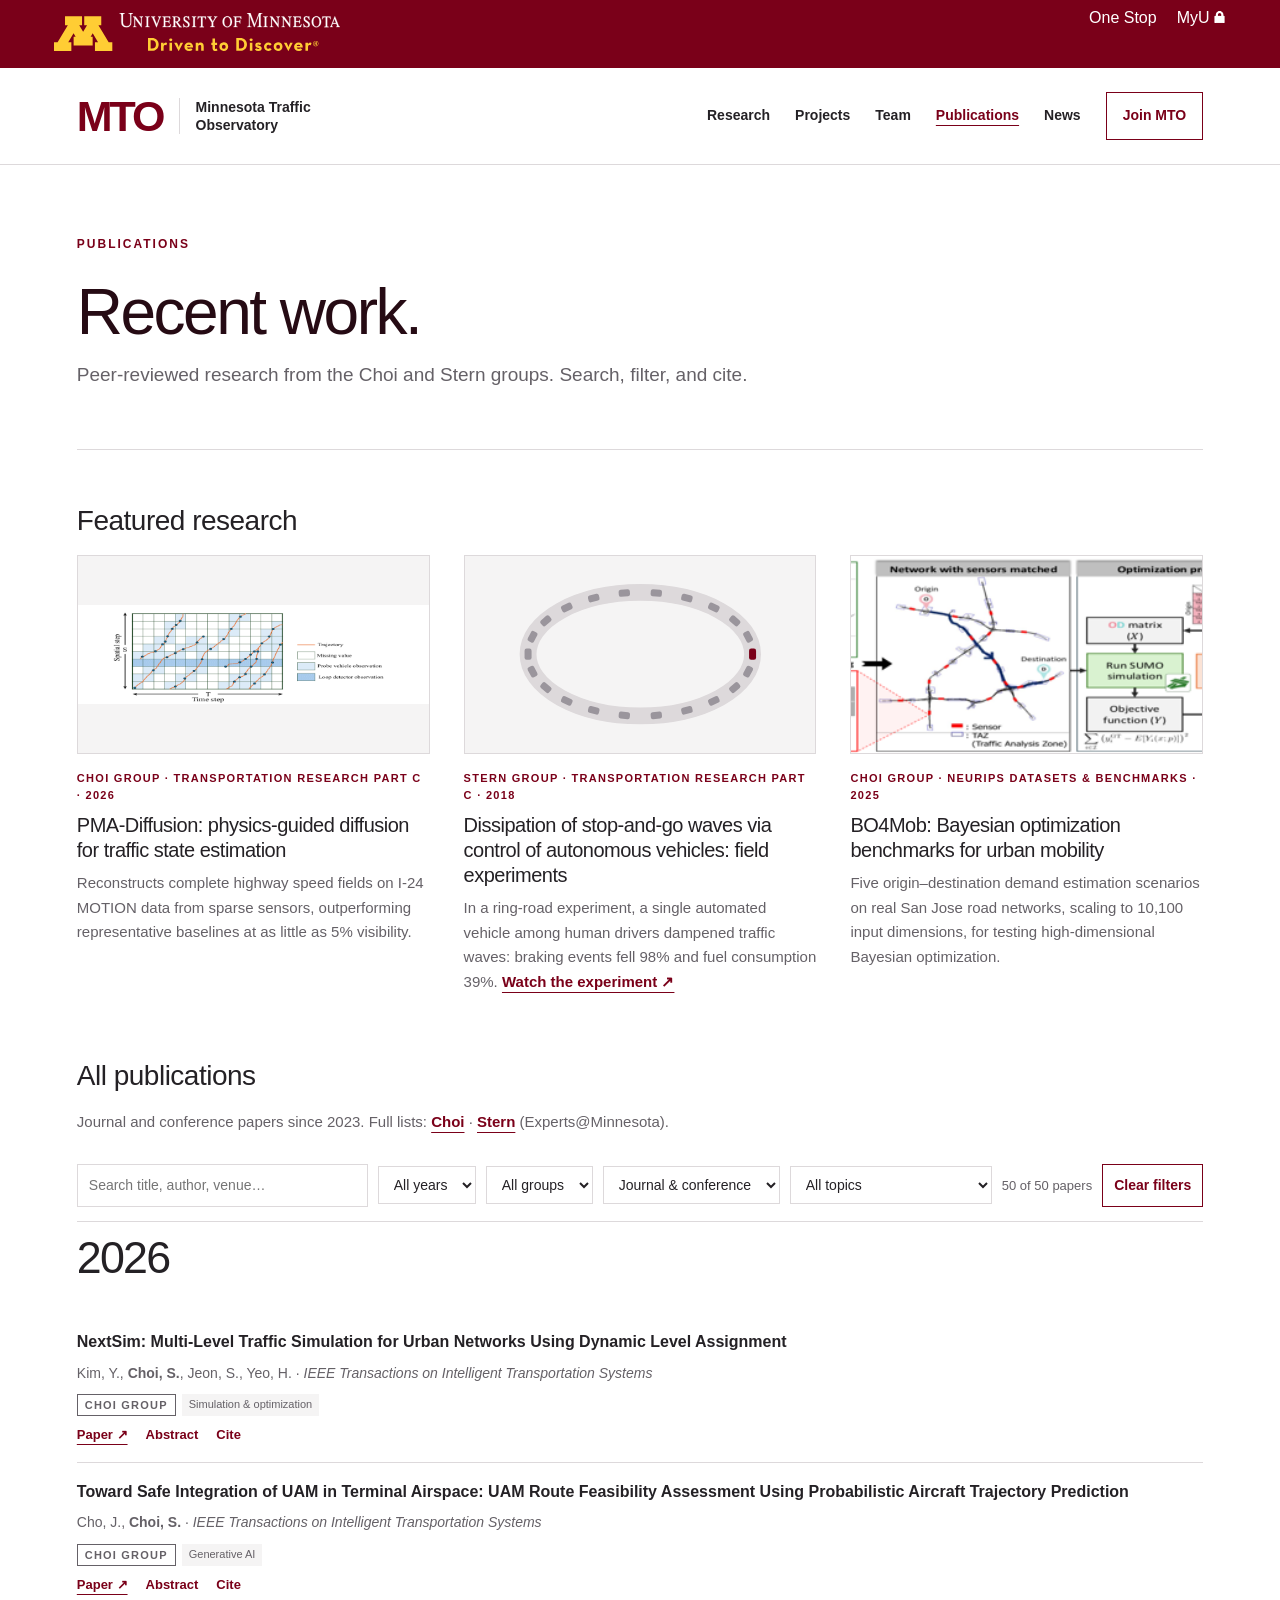
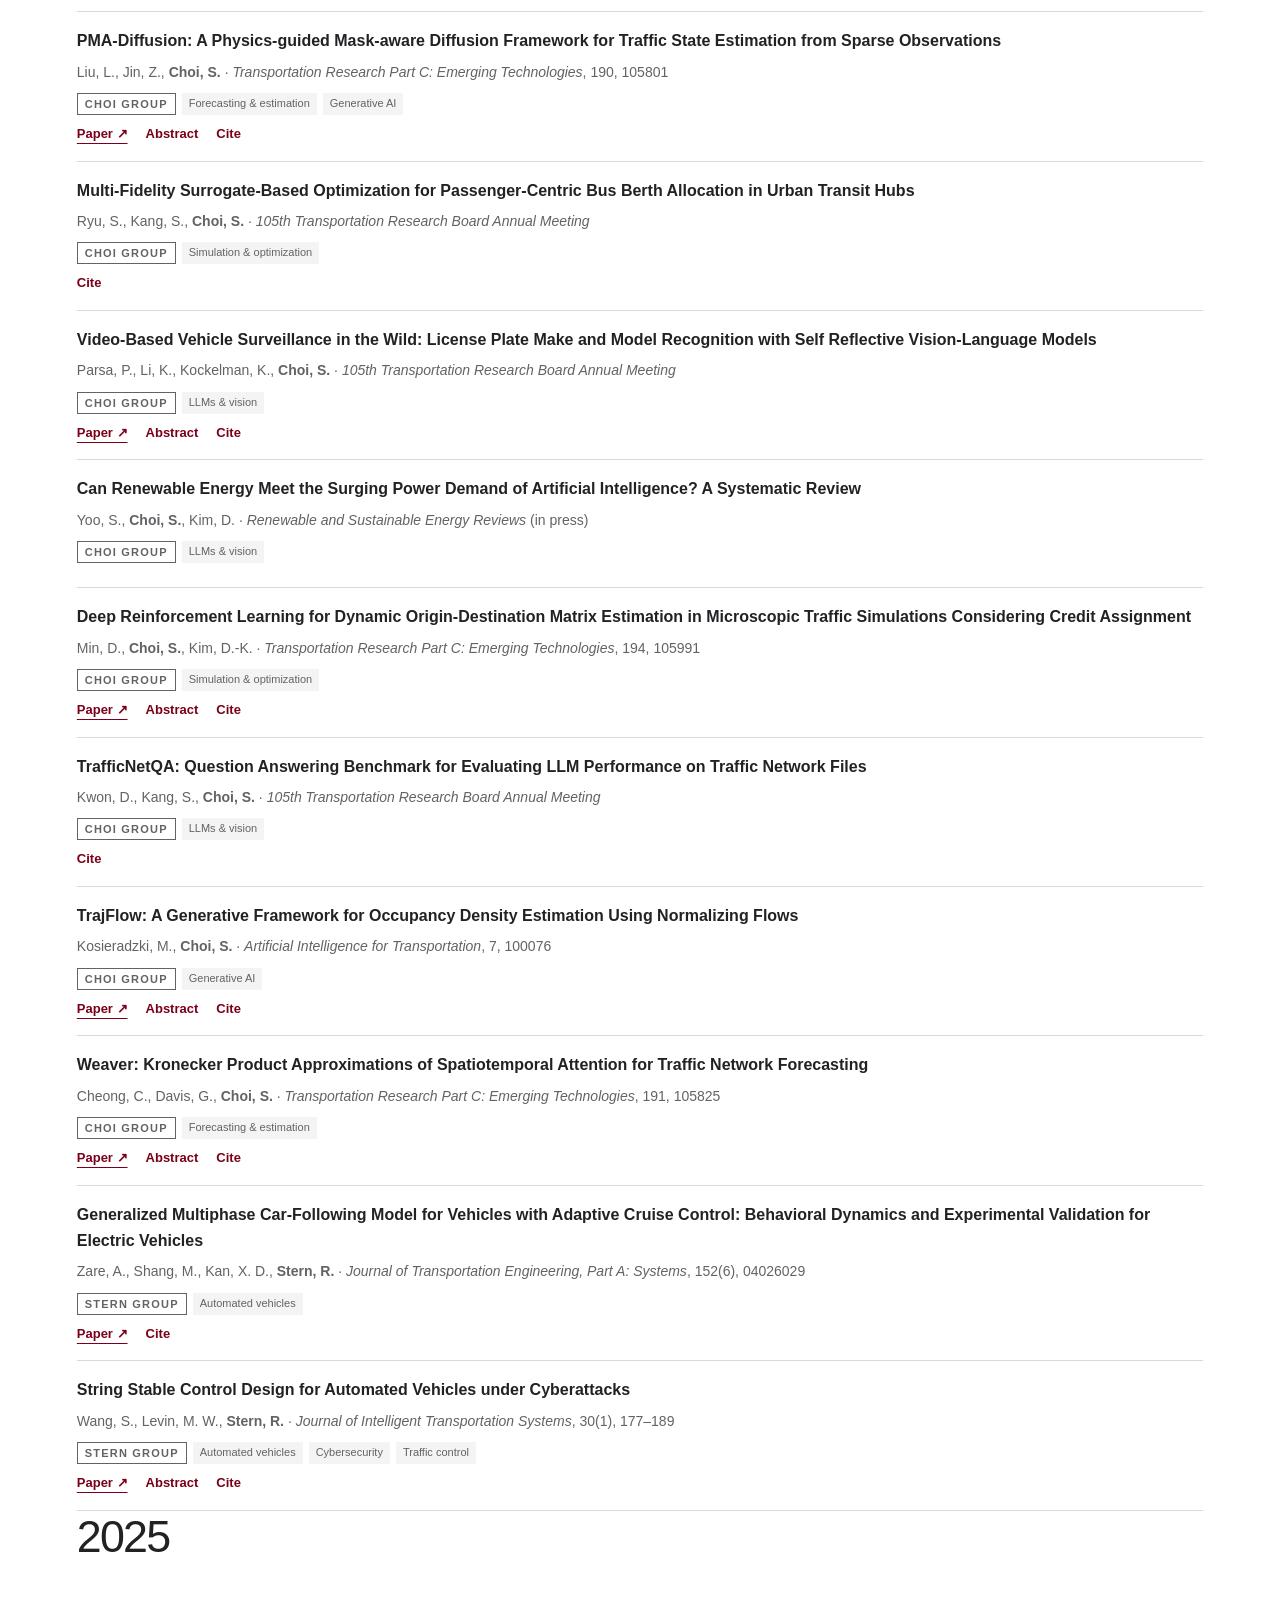
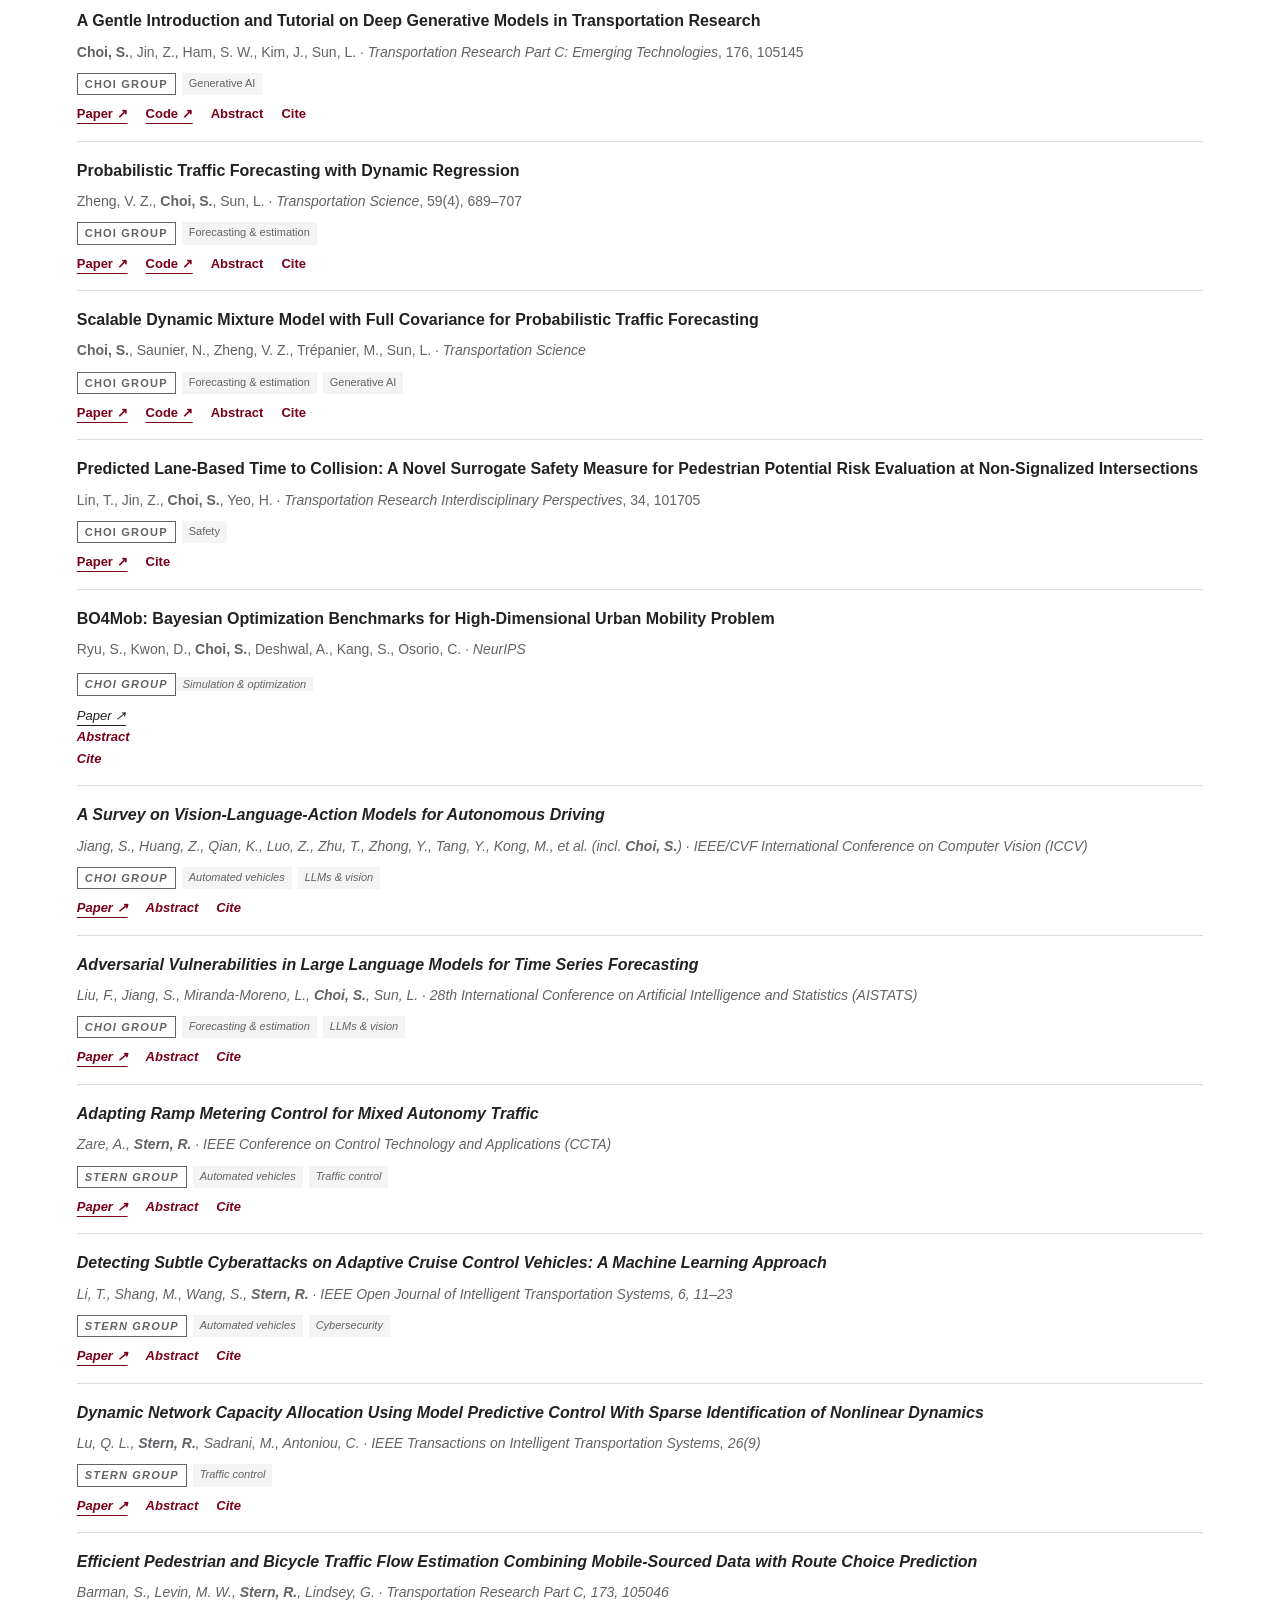
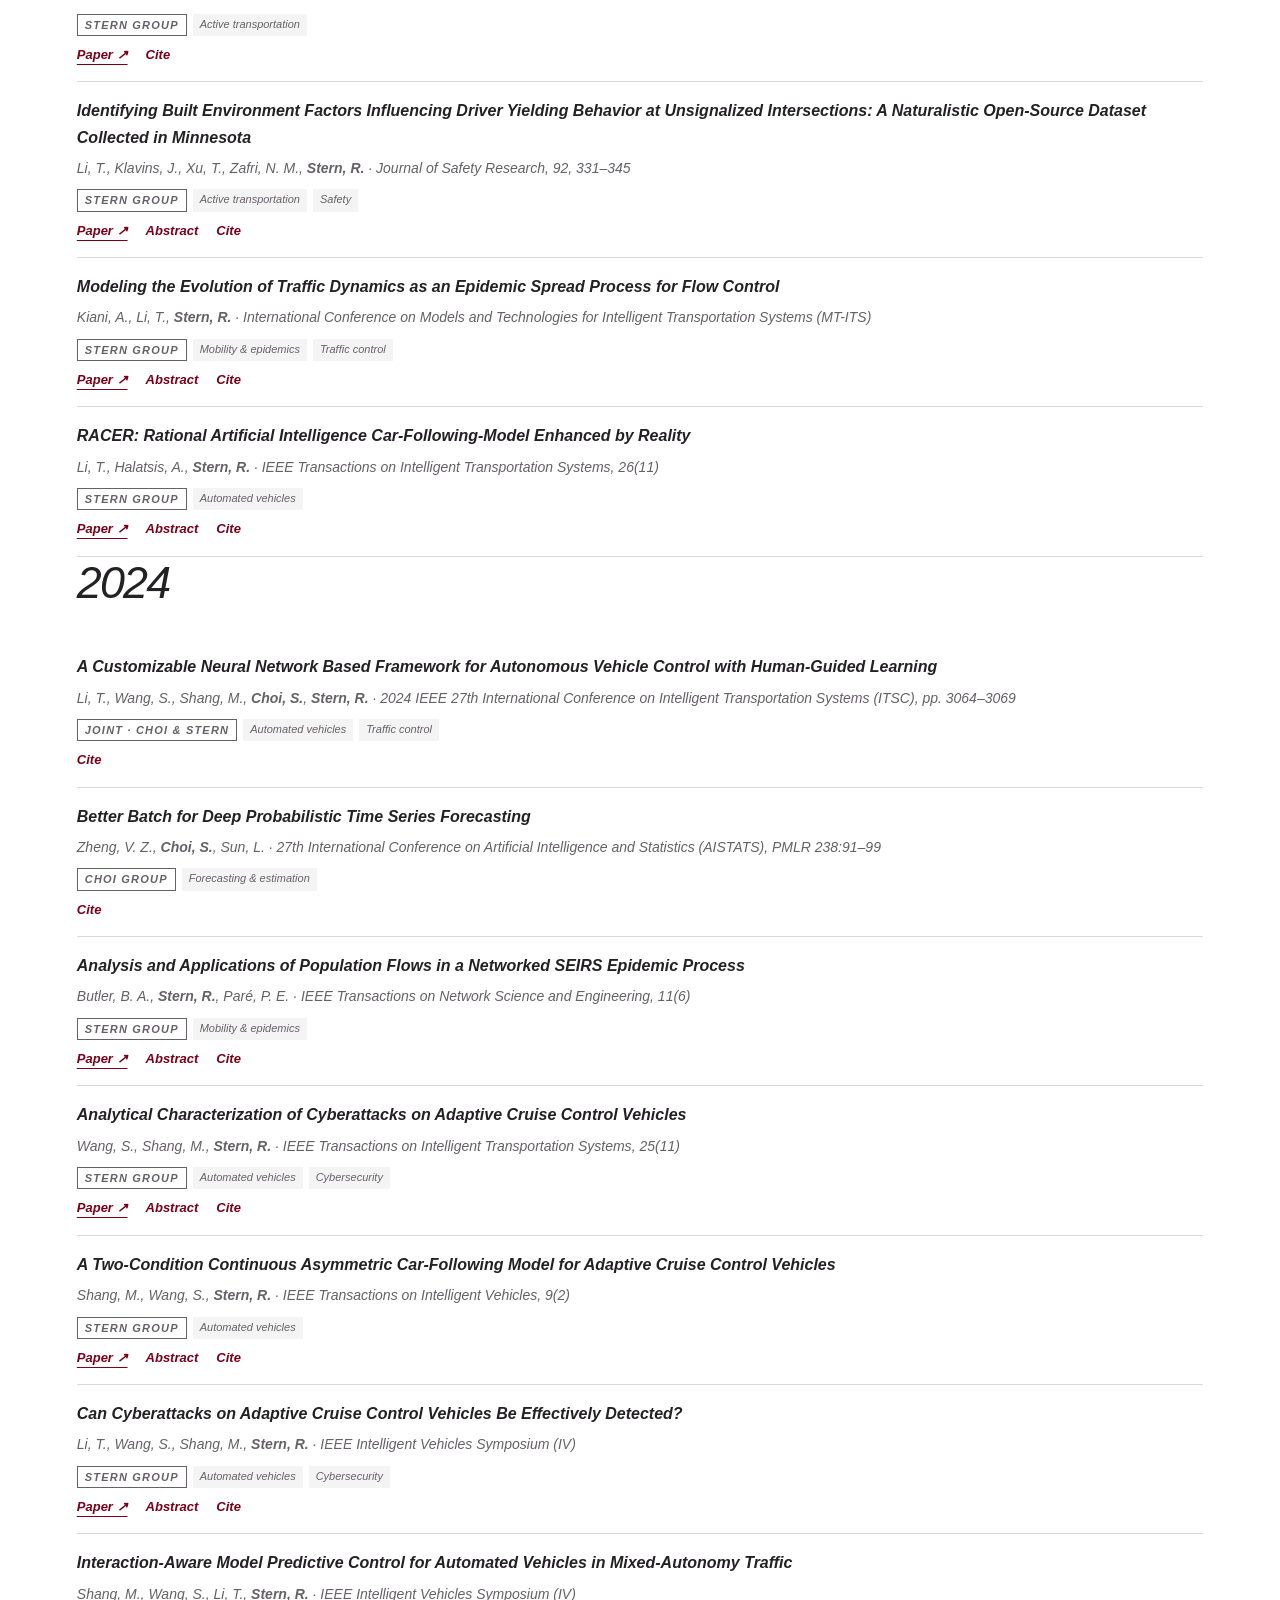
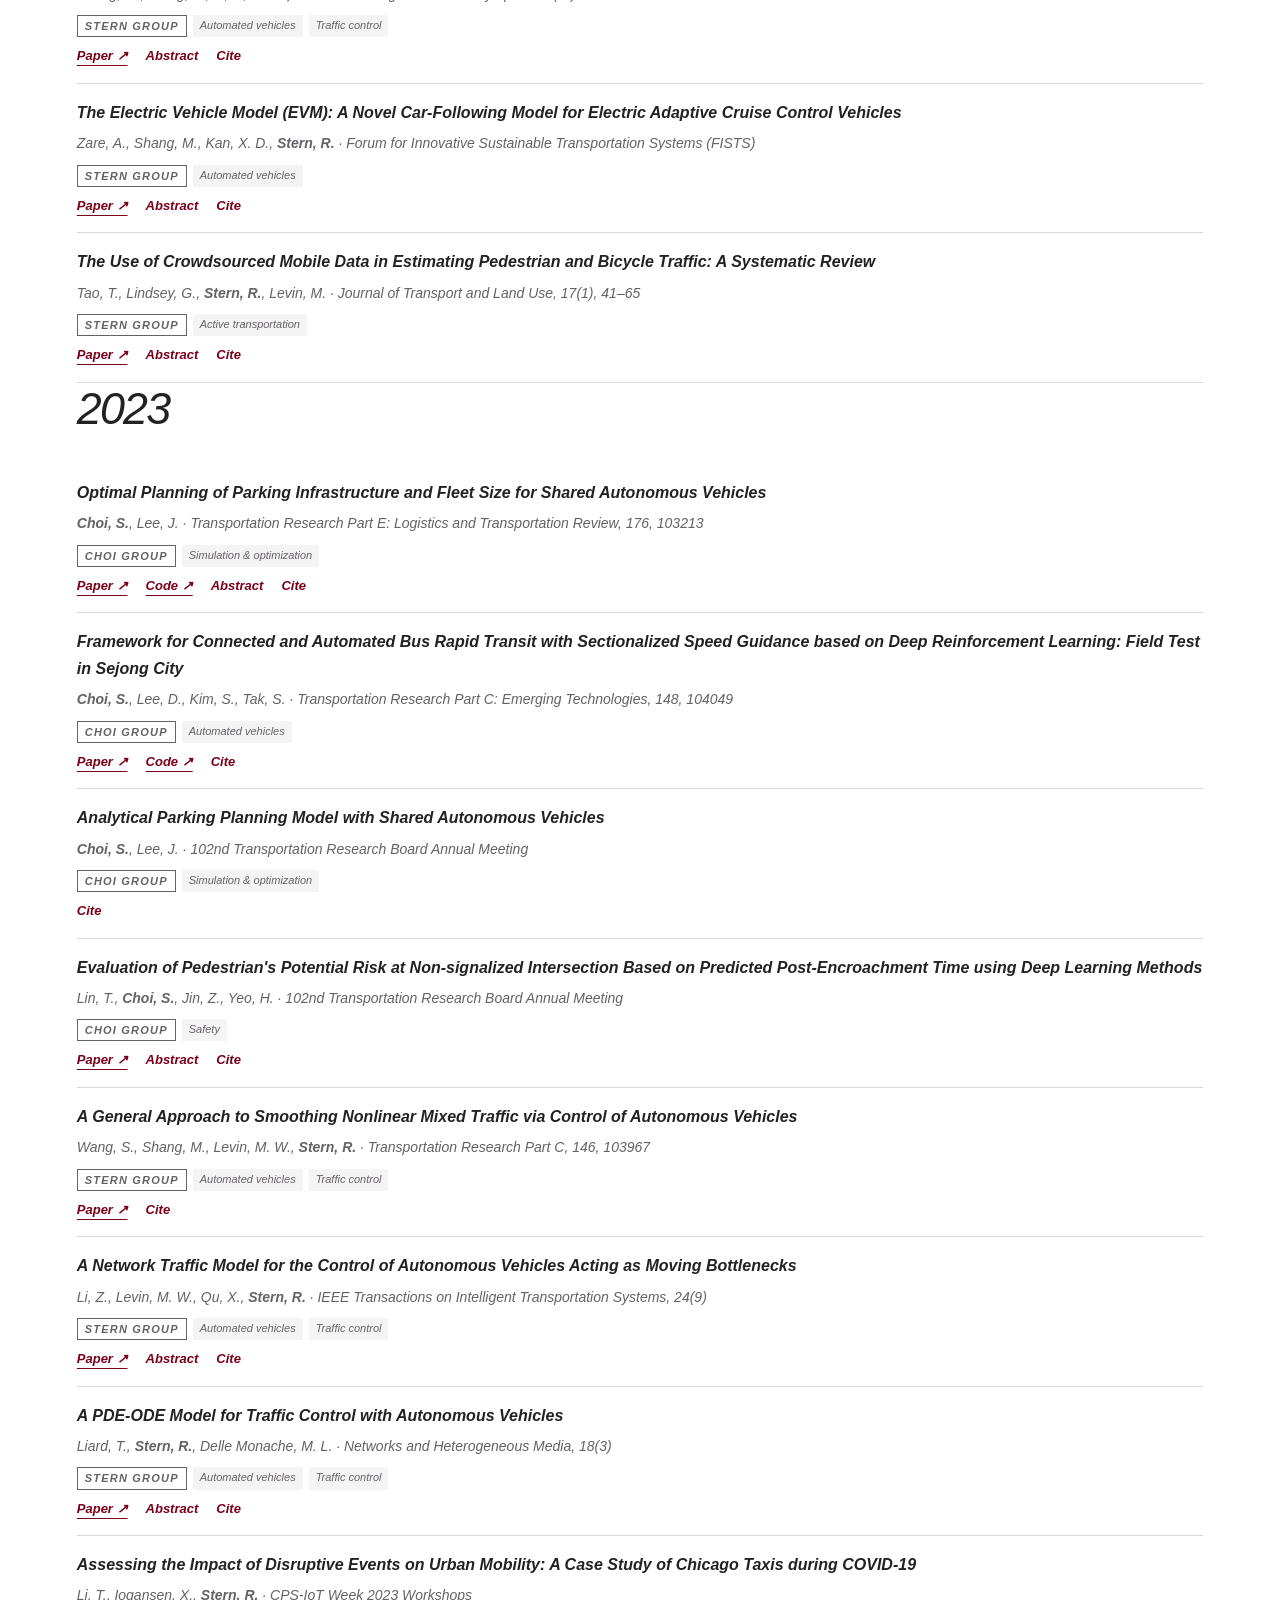
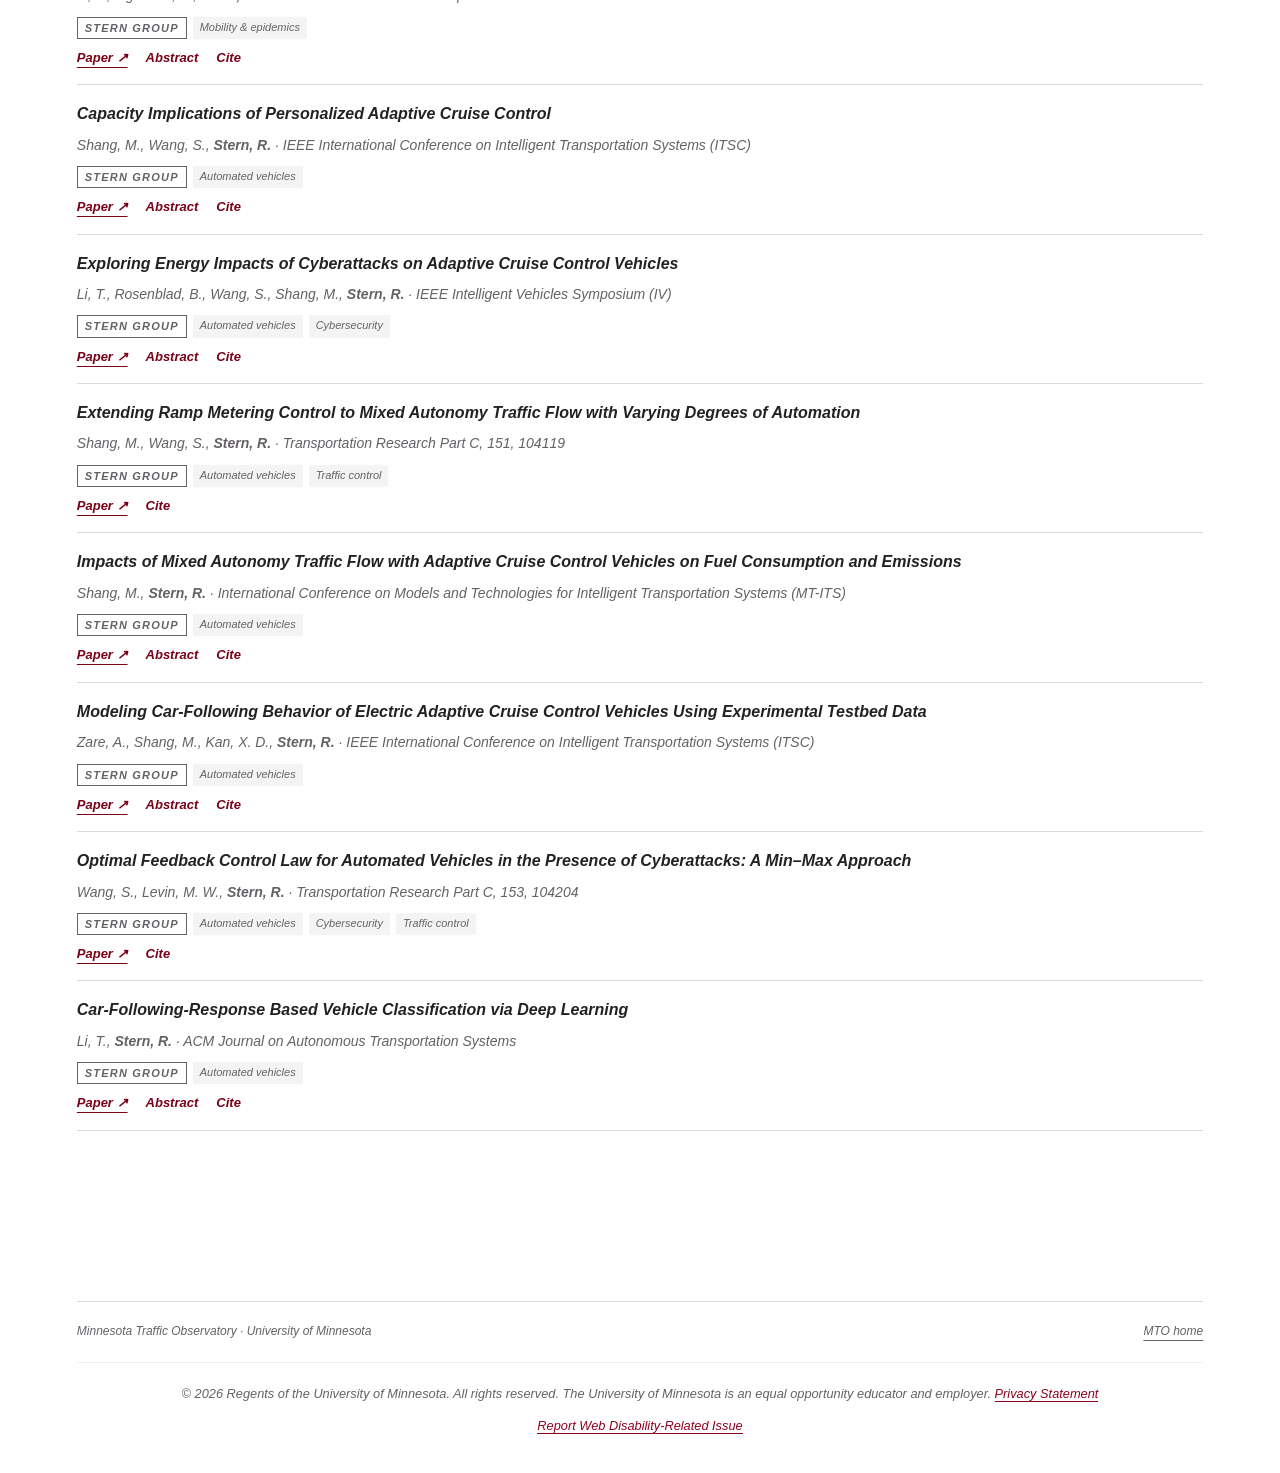
<file: publications.html>
<!doctype html>
<html lang="en"><head><meta charset="utf-8"><meta name="viewport" content="width=device-width,initial-scale=1"><title>Publications | Minnesota Traffic Observatory</title><meta name="description" content="Recent publications from the Minnesota Traffic Observatory."><link rel="icon" type="image/svg+xml" href="data:image/svg+xml,%3Csvg xmlns='http://www.w3.org/2000/svg' viewBox='0 0 32 32'%3E%3Crect width='32' height='32' rx='5' fill='%237a0019'/%3E%3Cpath d='M8 24V8l8 10 8-10v16' fill='none' stroke='%23ffcc33' stroke-width='4'/%3E%3C/svg%3E"><link rel="stylesheet" href="assets/umnhf/css/2015-tc.css"><link rel="stylesheet" href="style.css?v=20260929d"></head>
<body><header class="umnhf umnhf-background-maroon" id="umnhf-h" role="banner">
<div id="skipLinks"><a href="#main">Main content</a></div>
<div class="printer"><div class="left"></div><div class="right"><strong>University of Minnesota</strong><br>http://twin-cities.umn.edu/<br>612-625-5000</div></div>
<div class="umnhf" id="umnhf-h-mast"><a class="umnhf" id="umnhf-h-logo" href="https://twin-cities.umn.edu/"><span>Go to the U of M home page</span></a>
<ul class="umnhf" id="umnhf-h-ql"><li><a href="https://onestop.umn.edu/">One Stop</a></li><li class="umnhf"><a href="https://www.myu.umn.edu/">MyU <span></span></a></li></ul>
<button class="umnhf" id="umnhf-m-search">Search</button></div>
<div class="umnhf" id="umnhf-h-search" role="search"><script>(function(){var cx='002834015805923805805:c-0k--9bdkk';var g=document.createElement('script');g.async=true;g.src='https://cse.google.com/cse.js?cx='+cx;var s=document.getElementsByTagName('script')[0];s.parentNode.insertBefore(g,s);})();</script><gcse:searchbox-only></gcse:searchbox-only></div>
</header>
<header><div class="wrap nav"><a class="brand" href="./"><b>MTO</b><span>Minnesota Traffic<br>Observatory</span></a><button class="menu" aria-expanded="false" aria-controls="navigation">Menu</button><nav id="navigation" aria-label="Main navigation"><a href="./#research">Research</a><a href="projects.html">Projects</a><a href="team.html">Team</a><a href="publications.html" aria-current="page">Publications</a><a href="news.html">News</a><a class="nav-contact" href="join.html">Join MTO</a></nav></div></header>
<main id="main">
<section class="wrap profile-head"><p class="eyebrow">PUBLICATIONS</p><h1>Recent work.</h1><p class="lead">Peer-reviewed research from the Choi and Stern groups. Search, filter, and cite.</p></section>
<div class="wrap page">
<h2>Featured research</h2>
<div class="featured">
<article><div class="fig"><img src="assets/pub/liu2026pma.png" alt="PMA-Diffusion reconstructing a highway speed field from sparse observations" loading="lazy"></div><span class="tag">CHOI GROUP · TRANSPORTATION RESEARCH PART C · 2026</span><h3><a href="https://doi.org/10.1016/j.trc.2026.105801">PMA-Diffusion: physics-guided diffusion for traffic state estimation</a></h3><p>Reconstructs complete highway speed fields on I-24 MOTION data from sparse sensors, outperforming representative baselines at as little as 5% visibility.</p></article>
<article><div class="fig ring"><svg viewBox="0 0 200 120" role="img" aria-label="Diagram: one automated vehicle, in maroon, driving in a ring with 21 human-driven vehicles"><ellipse cx="100" cy="60" rx="80" ry="44" fill="none" stroke="#ddd9db" stroke-width="12"/><rect x="176.0" y="57.5" width="8" height="5" rx="1.5" fill="#7a0019" transform="rotate(90 180.0 60.0)"/><rect x="172.8" y="69.9" width="8" height="5" rx="1.5" fill="#9a959c" transform="rotate(118 176.8 72.4)"/><rect x="163.3" y="81.3" width="8" height="5" rx="1.5" fill="#9a959c" transform="rotate(139 167.3 83.8)"/><rect x="148.4" y="90.8" width="8" height="5" rx="1.5" fill="#9a959c" transform="rotate(155 152.4 93.3)"/><rect x="129.2" y="97.5" width="8" height="5" rx="1.5" fill="#9a959c" transform="rotate(166 133.2 100.0)"/><rect x="107.4" y="101.1" width="8" height="5" rx="1.5" fill="#9a959c" transform="rotate(175 111.4 103.6)"/><rect x="84.6" y="101.1" width="8" height="5" rx="1.5" fill="#9a959c" transform="rotate(-175 88.6 103.6)"/><rect x="62.8" y="97.5" width="8" height="5" rx="1.5" fill="#9a959c" transform="rotate(-166 66.8 100.0)"/><rect x="43.6" y="90.8" width="8" height="5" rx="1.5" fill="#9a959c" transform="rotate(-155 47.6 93.3)"/><rect x="28.7" y="81.3" width="8" height="5" rx="1.5" fill="#9a959c" transform="rotate(-139 32.7 83.8)"/><rect x="19.2" y="69.9" width="8" height="5" rx="1.5" fill="#9a959c" transform="rotate(-118 23.2 72.4)"/><rect x="16.0" y="57.5" width="8" height="5" rx="1.5" fill="#9a959c" transform="rotate(-90 20.0 60.0)"/><rect x="19.2" y="45.1" width="8" height="5" rx="1.5" fill="#9a959c" transform="rotate(-62 23.2 47.6)"/><rect x="28.7" y="33.7" width="8" height="5" rx="1.5" fill="#9a959c" transform="rotate(-41 32.7 36.2)"/><rect x="43.6" y="24.2" width="8" height="5" rx="1.5" fill="#9a959c" transform="rotate(-25 47.6 26.7)"/><rect x="62.8" y="17.5" width="8" height="5" rx="1.5" fill="#9a959c" transform="rotate(-14 66.8 20.0)"/><rect x="84.6" y="13.9" width="8" height="5" rx="1.5" fill="#9a959c" transform="rotate(-5 88.6 16.4)"/><rect x="107.4" y="13.9" width="8" height="5" rx="1.5" fill="#9a959c" transform="rotate(5 111.4 16.4)"/><rect x="129.2" y="17.5" width="8" height="5" rx="1.5" fill="#9a959c" transform="rotate(14 133.2 20.0)"/><rect x="148.4" y="24.2" width="8" height="5" rx="1.5" fill="#9a959c" transform="rotate(25 152.4 26.7)"/><rect x="163.3" y="33.7" width="8" height="5" rx="1.5" fill="#9a959c" transform="rotate(41 167.3 36.2)"/><rect x="172.8" y="45.1" width="8" height="5" rx="1.5" fill="#9a959c" transform="rotate(62 176.8 47.6)"/></svg></div><span class="tag">STERN GROUP · TRANSPORTATION RESEARCH PART C · 2018</span><h3><a href="https://doi.org/10.1016/j.trc.2018.02.005">Dissipation of stop-and-go waves via control of autonomous vehicles: field experiments</a></h3><p>In a ring-road experiment, a single automated vehicle among human drivers dampened traffic waves: braking events fell 98% and fuel consumption 39%. <a href="https://www.youtube.com/watch?v=2mBjYZTeaTc">Watch the experiment ↗</a></p></article>
<article><div class="fig"><img class="crop" src="assets/pub/ryu2025bo4mob.png" alt="BO4Mob benchmark road network with traffic sensors" loading="lazy"></div><span class="tag">CHOI GROUP · NEURIPS DATASETS &amp; BENCHMARKS · 2025</span><h3><a href="https://arxiv.org/abs/2510.18824">BO4Mob: Bayesian optimization benchmarks for urban mobility</a></h3><p>Five origin–destination demand estimation scenarios on real San Jose road networks, scaling to 10,100 input dimensions, for testing high-dimensional Bayesian optimization.</p></article>
</div>
<h2>All publications</h2>
<p class="note">Journal and conference papers since 2023. Full lists: <a href="https://experts.umn.edu/en/persons/seongjin-choi">Choi</a> · <a href="https://experts.umn.edu/en/persons/raphael-stern">Stern</a> (Experts@Minnesota).</p>
<!-- PUBS:START --><form class="filters" hidden role="search" aria-label="Filter publications"><input type="search" name="q" placeholder="Search title, author, venue…" aria-label="Search publications"><select name="year" aria-label="Year"><option value="">All years</option><option value="2026">2026</option><option value="2025">2025</option><option value="2024">2024</option><option value="2023">2023</option></select><select name="group" aria-label="Group"><option value="">All groups</option><option value="choi">Choi</option><option value="stern">Stern</option><option value="joint">Joint</option></select><select name="type" aria-label="Type"><option value="">Journal &amp; conference</option><option value="journal">Journal</option><option value="conference">Conference</option></select><select name="topic" aria-label="Topic"><option value="">All topics</option><option value="active transportation">Active transportation</option><option value="automated vehicles">Automated vehicles</option><option value="cybersecurity">Cybersecurity</option><option value="forecasting & estimation">Forecasting & estimation</option><option value="generative ai">Generative AI</option><option value="llms & vision">LLMs & vision</option><option value="mobility & epidemics">Mobility & epidemics</option><option value="safety">Safety</option><option value="simulation & optimization">Simulation & optimization</option><option value="traffic control">Traffic control</option></select><p class="count" aria-live="polite"></p><button type="reset">Clear filters</button></form>
<section class="pub-year"><h2>2026</h2><ul class="pubs">
<li data-year="2026" data-group="choi" data-type="journal" data-topics="simulation & optimization" data-search="nextsim: multi-level traffic simulation for urban networks using dynamic level assignment kim, y., choi, s., jeon, s., yeo, h. ieee transactions on intelligent transportation systems simulation &amp; optimization"><span class="t"><a href="https://doi.org/10.1109/TITS.2026.3671220">NextSim: Multi-Level Traffic Simulation for Urban Networks Using Dynamic Level Assignment</a></span><span class="m">Kim, Y., <b>Choi, S.</b>, Jeon, S., Yeo, H. · <em>IEEE Transactions on Intelligent Transportation Systems</em></span><div class="ptags"><span class="grp">CHOI GROUP</span><span>Simulation & optimization</span></div><div class="pacts"><a href="https://doi.org/10.1109/TITS.2026.3671220">Paper ↗</a><details><summary>Abstract</summary><p>As the demand for traffic simulation has shifted to large-scale urban areas, achieving both high accuracy and computational efficiency has become increasingly challenging. Among various traffic simulation levels, microscopic simulation provides the most detailed and accurate representation of traffic dynamics; however, its high computational cost prevents its applicability to large-scale urban networks. Consequently, the need to find a compromise between accuracy and computational cost leads to hybrid or multi-level traffic simulation. Multi-level traffic simulation integrates multiple simulation levels within a single framework, where micro-meso hybrids are generally suitable for urban networks and micro-macro hybrids for highways. To maintain constant simulation performance in terms of accuracy and computational cost, recent studies have emphasized the importance of dynamic properties that adjust the simulation levels of road segments in response to the traffic conditions over time. Accordingly, this study proposes a dynamic multi-level traffic simulation for urban networks by combining microscopic and mesoscopic traffic simulations. A unified simulation framework and data structure were proposed to ensure compatibility and consistency between different simulation levels. Temporal and spatial interfaces were designed and verified for proper functioning, including the preservation of vehicle information and consistency in traffic dynamics. The proposed simulation was evaluated in terms of computational cost and accuracy under various demand scenarios, using multiple methods for dynamically determining micro- and meso-level representations. The dynamic multi-level simulation consistently achieved higher accuracy than the mesoscopic model with reduced computational cost than the microscopic model across all demand scenarios. In addition, the proposed approach showed higher reliability than the fixed multi-level simulations, especially under an ROI-unfocused demand patterns. These outcomes were consistently observed across networks of varying sizes. Finally, an application to a real-world urban network demonstrated the potential of the proposed model for practical use in traffic management systems.</p></details><details><summary>Cite</summary><pre>@article{kim2026nextsim,
  author = {Kim, Yeeun and Choi, Seongjin and Jeon, Sujae and Yeo, Hwasoo},
  title = {NextSim: Multi-Level Traffic Simulation for Urban Networks Using Dynamic Level Assignment},
  journal = {IEEE Transactions on Intelligent Transportation Systems},
  pages = {1--15},
  doi = {10.1109/TITS.2026.3671220},
  year = {2026}
}</pre><button type="button" class="copy">Copy BibTeX</button></details></div></li>
<li data-year="2026" data-group="choi" data-type="journal" data-topics="generative ai" data-search="toward safe integration of uam in terminal airspace: uam route feasibility assessment using probabilistic aircraft trajectory prediction cho, j., choi, s. ieee transactions on intelligent transportation systems generative ai"><span class="t"><a href="https://doi.org/10.1109/TITS.2026.3651399">Toward Safe Integration of UAM in Terminal Airspace: UAM Route Feasibility Assessment Using Probabilistic Aircraft Trajectory Prediction</a></span><span class="m">Cho, J., <b>Choi, S.</b> · <em>IEEE Transactions on Intelligent Transportation Systems</em></span><div class="ptags"><span class="grp">CHOI GROUP</span><span>Generative AI</span></div><div class="pacts"><a href="https://doi.org/10.1109/TITS.2026.3651399">Paper ↗</a><details><summary>Abstract</summary><p>Integrating Urban Air Mobility (UAM) into airspace managed by Air Traffic Control (ATC) poses significant challenges, particularly in terminal airspace featuring shared operational demands. This study presents a feasibility assessment framework for evaluating potential UAM route integration under shared-use conditions. The framework employs probabilistic trajectory prediction based on conditional Normalizing Flows to model short-term trajectory distributions of conventional aircraft, and enables UAM aircraft to perform tactical speed adjustments to maintain safe separation. A case study over the Seoul metropolitan area evaluates how UAM operations respond to surrounding air traffic across multiple altitudes and route configurations. Results show that routes positioned lower and farther from both the airport and the city center maintain greater separation margins and lower delay variability, whereas routes near the airport experience more frequent and complex interactions. The resulting separation and delay metrics provide quantitative indicators of UAM responsiveness to existing air traffic and support safety–efficiency evaluations for route planning.</p></details><details><summary>Cite</summary><pre>@article{cho2026toward,
  author = {Cho, Jungwoo and Choi, Seongjin},
  title = {Toward Safe Integration of UAM in Terminal Airspace: UAM Route Feasibility Assessment Using Probabilistic Aircraft Trajectory Prediction},
  journal = {IEEE Transactions on Intelligent Transportation Systems},
  pages = {1--10},
  doi = {10.1109/TITS.2026.3651399},
  year = {2026}
}</pre><button type="button" class="copy">Copy BibTeX</button></details></div></li>
<li data-year="2026" data-group="choi" data-type="journal" data-topics="forecasting & estimation|generative ai" data-search="pma-diffusion: a physics-guided mask-aware diffusion framework for traffic state estimation from sparse observations liu, l., jin, z., choi, s. transportation research part c: emerging technologies, 190, 105801 forecasting &amp; estimation generative ai"><span class="t"><a href="https://doi.org/10.1016/j.trc.2026.105801">PMA-Diffusion: A Physics-guided Mask-aware Diffusion Framework for Traffic State Estimation from Sparse Observations</a></span><span class="m">Liu, L., Jin, Z., <b>Choi, S.</b> · <em>Transportation Research Part C: Emerging Technologies</em>, 190, 105801</span><div class="ptags"><span class="grp">CHOI GROUP</span><span>Forecasting & estimation</span><span>Generative AI</span></div><div class="pacts"><a href="https://doi.org/10.1016/j.trc.2026.105801">Paper ↗</a><details><summary>Abstract</summary><p>High-resolution highway traffic state information is essential for Intelligent Transportation Systems, but typical traffic data acquired from loop detectors and probe vehicles are often too sparse and noisy to capture the detailed dynamics of traffic flow. We propose PMA-Diffusion, a physics-guided mask-aware diffusion framework that reconstructs unobserved highway speed fields from sparse, incomplete observations. Our approach trains a diffusion prior directly on sparsely observed speed fields using two mask-aware training strategies: Single-Mask and Double-Mask. At the inference phase, the physics-guided posterior sampler alternates reverse-diffusion updates, observation projection, and physics-guided projection based on adaptive anisotropic smoothing to reconstruct the missing speed fields. The proposed framework is tested on the I-24 MOTION dataset with varying visibility ratios. Even under severe sparsity, with only 5% visibility, PMA-Diffusion outperforms other baselines across three reconstruction error metrics. Furthermore, PMA-diffusion trained with sparse observation nearly matches the performance of the baseline model trained on fully observed speed fields. The results indicate that combining mask-aware diffusion priors with a physics-guided posterior sampler provides a reliable and flexible solution for traffic state estimation under realistic sensing sparsity.</p></details><details><summary>Cite</summary><pre>@article{liu2026pma,
  author = {Liu, Lindong and Jin, Zhixiong and Choi, Seongjin},
  title = {PMA-Diffusion: A Physics-guided Mask-aware Diffusion Framework for Traffic State Estimation from Sparse Observations},
  journal = {Transportation Research Part C: Emerging Technologies},
  volume = {190},
  pages = {105801},
  year = {2026},
  doi = {10.1016/j.trc.2026.105801}
}</pre><button type="button" class="copy">Copy BibTeX</button></details></div></li>
<li data-year="2026" data-group="choi" data-type="conference" data-topics="simulation & optimization" data-search="multi-fidelity surrogate-based optimization for passenger-centric bus berth allocation in urban transit hubs ryu, s., kang, s., choi, s. 105th transportation research board annual meeting simulation &amp; optimization"><span class="t">Multi-Fidelity Surrogate-Based Optimization for Passenger-Centric Bus Berth Allocation in Urban Transit Hubs</span><span class="m">Ryu, S., Kang, S., <b>Choi, S.</b> · <em>105th Transportation Research Board Annual Meeting</em></span><div class="ptags"><span class="grp">CHOI GROUP</span><span>Simulation & optimization</span></div><div class="pacts"><details><summary>Cite</summary><pre>@inproceedings{ryu2026multi,
  author = {Ryu, Seunghee and Kang, Seungmo and Choi, Seongjin},
  title = {Multi-Fidelity Surrogate-Based Optimization for Passenger-Centric Bus Berth Allocation in Urban Transit Hubs},
  booktitle = {Transportation Research Board 105th Annual Meeting},
  year = {2026}
}</pre><button type="button" class="copy">Copy BibTeX</button></details></div></li>
<li data-year="2026" data-group="choi" data-type="conference" data-topics="llms & vision" data-search="video-based vehicle surveillance in the wild: license plate make and model recognition with self reflective vision-language models parsa, p., li, k., kockelman, k., choi, s. 105th transportation research board annual meeting llms &amp; vision"><span class="t"><a href="https://arxiv.org/abs/2508.01387">Video-Based Vehicle Surveillance in the Wild: License Plate Make and Model Recognition with Self Reflective Vision-Language Models</a></span><span class="m">Parsa, P., Li, K., Kockelman, K., <b>Choi, S.</b> · <em>105th Transportation Research Board Annual Meeting</em></span><div class="ptags"><span class="grp">CHOI GROUP</span><span>LLMs & vision</span></div><div class="pacts"><a href="https://arxiv.org/abs/2508.01387">Paper ↗</a><details><summary>Abstract</summary><p>Automatic license plate recognition (ALPR) and vehicle make and model recognition underpin intelligent transportation systems, supporting law enforcement, toll collection, and post-incident investigation. Applying these methods to videos captured by handheld smartphones or non-static vehicle-mounted cameras presents unique challenges compared to fixed installations, including frequent camera motion, varying viewpoints, occlusions, and unknown road geometry. Traditional ALPR solutions, dependent on specialized hardware and handcrafted OCR pipelines, often degrade under these conditions. Recent advances in large vision-language models (VLMs) enable direct recognition of textual and semantic attributes from arbitrary imagery. This study evaluates the potential of VLMs for ALPR and makes and models recognition using monocular videos captured with handheld smartphones and non-static mounted cameras. The proposed license plate recognition pipeline filters to sharp frames, then sends a multimodal prompt to a VLM using several prompt strategies. Make and model recognition pipeline runs the same VLM with a revised prompt and an optional self-reflection module. In the self-reflection module, the model contrasts the query image with a reference from a 134-class dataset, correcting mismatches. Experiments on a smartphone dataset collected on the campus of the University of Texas at Austin, achieve top-1 accuracies of 91.67% for ALPR and 66.67% for make and model recognition. On the public UFPR-ALPR dataset, the approach attains 83.05% and 61.07%, respectively. The self-reflection module further improves results by 5.72% on average for make and model recognition. These findings demonstrate that VLMs provide a cost-effective solution for scalable, in-motion traffic video analysis.</p></details><details><summary>Cite</summary><pre>@misc{parsa2026video,
  author = {Parsa, Pouya and Li, Keya and Kockelman, Kara M. and Choi, Seongjin},
  title = {Video-Based Vehicle Surveillance in the Wild: License Plate, Make, and Model Recognition with Self Reflective Vision-Language Models},
  note = {Transportation Research Board 105th Annual Meeting},
  year = {2026},
  eprint = {2508.01387},
  archivePrefix = {arXiv}
}</pre><button type="button" class="copy">Copy BibTeX</button></details></div></li>
<li data-year="2026" data-group="choi" data-type="journal" data-topics="llms & vision" data-search="can renewable energy meet the surging power demand of artificial intelligence? a systematic review yoo, s., choi, s., kim, d. renewable and sustainable energy reviews llms &amp; vision"><span class="t">Can Renewable Energy Meet the Surging Power Demand of Artificial Intelligence? A Systematic Review</span><span class="m">Yoo, S., <b>Choi, S.</b>, Kim, D. · <em>Renewable and Sustainable Energy Reviews</em> (in press)</span><div class="ptags"><span class="grp">CHOI GROUP</span><span>LLMs & vision</span></div><div class="pacts"></div></li>
<li data-year="2026" data-group="choi" data-type="journal" data-topics="simulation & optimization" data-search="deep reinforcement learning for dynamic origin-destination matrix estimation in microscopic traffic simulations considering credit assignment min, d., choi, s., kim, d.-k. transportation research part c: emerging technologies, 194, 105991 simulation &amp; optimization"><span class="t"><a href="https://doi.org/10.1016/j.trc.2026.105991">Deep Reinforcement Learning for Dynamic Origin-Destination Matrix Estimation in Microscopic Traffic Simulations Considering Credit Assignment</a></span><span class="m">Min, D., <b>Choi, S.</b>, Kim, D.-K. · <em>Transportation Research Part C: Emerging Technologies</em>, 194, 105991</span><div class="ptags"><span class="grp">CHOI GROUP</span><span>Simulation & optimization</span></div><div class="pacts"><a href="https://doi.org/10.1016/j.trc.2026.105991">Paper ↗</a><details><summary>Abstract</summary><p>This paper focuses on dynamic origin-destination matrix estimation (DODE), a crucial calibration process necessary for the effective application of microscopic traffic simulations. The fundamental challenge of the DODE problem in microscopic simulations stems from the complex temporal dynamics and inherent uncertainty of individual vehicle dynamics. This makes it highly challenging to precisely determine which vehicle traverses which link at any given moment, resulting in intricate and often ambiguous relationships between origin-destination (OD) matrices and their contributions to resultant link flows. This phenomenon constitutes the credit assignment problem, a central challenge addressed in this study. We formulate the DODE problem as a Markov Decision Process (MDP) and propose a novel framework that applies model-free deep reinforcement learning (DRL). Within our proposed framework, the agent learns an optimal policy to sequentially generate OD matrices, refining its strategy through direct interaction with the simulation environment. This approach was evaluated through a toy experiment on the Nguyen-Dupuis network and a case study utilizing an actual highway subnetwork spanning Santa Clara and San Jose. Experimental results show that the proposed method consistently improves calibration performance relative to the strongest conventional baseline, reducing link-flow MSE by 23.7% in the toy experiment and by 59.2-88.3% in the real-world case study. By reframing DODE as a sequential decision-making problem, our approach addresses the credit assignment challenge through a learned policy and provides a novel framework for calibration of microscopic traffic simulations.</p></details><details><summary>Cite</summary><pre>@article{min2026deep,
  author = {Min, Donggyu and Choi, Seongjin and Kim, Dong-Kyu},
  title = {Deep Reinforcement Learning for Dynamic Origin-Destination Matrix Estimation in Microscopic Traffic Simulations Considering Credit Assignment},
  journal = {Transportation Research Part C: Emerging Technologies},
  volume = {194},
  pages = {105991},
  doi = {10.1016/j.trc.2026.105991},
  year = {2026}
}</pre><button type="button" class="copy">Copy BibTeX</button></details></div></li>
<li data-year="2026" data-group="choi" data-type="conference" data-topics="llms & vision" data-search="trafficnetqa: question answering benchmark for evaluating llm performance on traffic network files kwon, d., kang, s., choi, s. 105th transportation research board annual meeting llms &amp; vision"><span class="t">TrafficNetQA: Question Answering Benchmark for Evaluating LLM Performance on Traffic Network Files</span><span class="m">Kwon, D., Kang, S., <b>Choi, S.</b> · <em>105th Transportation Research Board Annual Meeting</em></span><div class="ptags"><span class="grp">CHOI GROUP</span><span>LLMs & vision</span></div><div class="pacts"><details><summary>Cite</summary><pre>@inproceedings{kwon2026trafficnetqa,
  author = {Kwon, Donghoon and Kang, Seungmo and Choi, Seongjin},
  title = {TrafficNetQA: Question Answering Benchmark for Evaluating LLM Performance on Traffic Network Files},
  booktitle = {Transportation Research Board 105th Annual Meeting},
  year = {2026}
}</pre><button type="button" class="copy">Copy BibTeX</button></details></div></li>
<li data-year="2026" data-group="choi" data-type="journal" data-topics="generative ai" data-search="trajflow: a generative framework for occupancy density estimation using normalizing flows kosieradzki, m., choi, s. artificial intelligence for transportation, 7, 100076 generative ai"><span class="t"><a href="https://doi.org/10.1016/j.ait.2026.100076">TrajFlow: A Generative Framework for Occupancy Density Estimation Using Normalizing Flows</a></span><span class="m">Kosieradzki, M., <b>Choi, S.</b> · <em>Artificial Intelligence for Transportation</em>, 7, 100076</span><div class="ptags"><span class="grp">CHOI GROUP</span><span>Generative AI</span></div><div class="pacts"><a href="https://doi.org/10.1016/j.ait.2026.100076">Paper ↗</a><details><summary>Abstract</summary><p>For intelligent transportation systems and autonomous vehicles to operate safely and efficiently, they must reliably predict the future motion and trajectory of surrounding agents within complex traffic environments. At the same time, the motion of these agents is inherently uncertain, making accurate prediction difficult. In this paper, we propose TrajFlow, a generative framework for estimating the occupancy density of dynamic agents. Our framework utilizes a causal encoder to extract semantically meaningful embeddings of the observed trajectory, as well as a normalizing flow to decode these embeddings and determine the most likely future location of an agent at some time point in the future. Our formulation differs from existing approaches because we model the marginal distribution of spatial locations instead of the joint distribution of unobserved trajectories. The advantages of a marginal formulation are numerous. First, we demonstrate that the marginal formulation produces higher accuracy on challenging trajectory forecasting benchmarks. Second, the marginal formulation allows for fully continuous sampling of future locations. Finally, marginal densities are better suited for downstream tasks as they allow for the computation of per-agent motion trajectories and occupancy grids, the two most commonly used representations for motion forecasting. We present a novel architecture based entirely on neural differential equations as an implementation of this framework and provide ablations to demonstrate the advantages of a continuous implementation over a more traditional discrete neural network based approach. The code is available at https://github.com/UMN-Choi-Lab/TrajFlow.</p></details><details><summary>Cite</summary><pre>@article{kosieradzki2026trajflow,
  author = {Kosieradzki, Mitch and Choi, Seongjin},
  title = {TrajFlow: A Generative Framework for Occupancy Density Estimation Using Normalizing Flows},
  journal = {Artificial Intelligence for Transportation},
  volume = {7},
  pages = {100076},
  year = {2026},
  doi = {10.1016/j.ait.2026.100076}
}</pre><button type="button" class="copy">Copy BibTeX</button></details></div></li>
<li data-year="2026" data-group="choi" data-type="journal" data-topics="forecasting & estimation" data-search="weaver: kronecker product approximations of spatiotemporal attention for traffic network forecasting cheong, c., davis, g., choi, s. transportation research part c: emerging technologies, 191, 105825 forecasting &amp; estimation"><span class="t"><a href="https://doi.org/10.1016/j.trc.2026.105825">Weaver: Kronecker Product Approximations of Spatiotemporal Attention for Traffic Network Forecasting</a></span><span class="m">Cheong, C., Davis, G., <b>Choi, S.</b> · <em>Transportation Research Part C: Emerging Technologies</em>, 191, 105825</span><div class="ptags"><span class="grp">CHOI GROUP</span><span>Forecasting & estimation</span></div><div class="pacts"><a href="https://doi.org/10.1016/j.trc.2026.105825">Paper ↗</a><details><summary>Abstract</summary><p>Spatiotemporal forecasting on transportation networks is a complex task that requires understanding how traffic nodes interact within a dynamic, evolving system dictated by traffic flow dynamics and social behavioral patterns. The importance of transportation networks and ITS for modern mobility and commerce necessitates forecasting models that are not only accurate but also interpretable, efficient, and robust under structural or temporal perturbations. Recent approaches, particularly Transformer-based architectures, have improved predictive performance but often at the cost of high computational overhead and diminished architectural interpretability. In this work, we introduce Weaver, a novel attention-based model that applies Kronecker product approximations (KPA) to decompose the PN X PN spatiotemporal attention of O(P^2N^2) complexity into local P X P temporal and N X N spatial attention maps. This Kronecker attention map enables our Parallel-Kronecker Matrix-Vector product (P2-KMV) for efficient spatiotemporal message passing with O(P^2N + N^2P) complexity. To capture real-world traffic dynamics, we address the importance of negative edges in modeling traffic behavior by introducing Valence Attention using the continuous Tanimoto coefficient (CTC), which provides properties conducive to precise latent graph generation and training stability. To fully utilize the model&#x27;s learning capacity, we introduce the Traffic Phase Dictionary for self-conditioning. Evaluations on PEMS-BAY and METR-LA show that Weaver achieves competitive performance across model categories while training more efficiently.</p></details><details><summary>Cite</summary><pre>@article{cheong2024weaver,
  author = {Cheong, Christopher H. and Davis, Gary A. and Choi, Seongjin},
  title = {Weaver: Kronecker Product Approximations of Spatiotemporal Attention for Traffic Network Forecasting},
  journal = {Transportation Research Part C: Emerging Technologies},
  volume = {191},
  pages = {105825},
  year = {2026},
  doi = {10.1016/j.trc.2026.105825}
}</pre><button type="button" class="copy">Copy BibTeX</button></details></div></li>
<li data-year="2026" data-group="stern" data-type="journal" data-topics="automated vehicles" data-search="generalized multiphase car-following model for vehicles with adaptive cruise control: behavioral dynamics and experimental validation for electric vehicles zare, a., shang, m., kan, x. d., stern, r. journal of transportation engineering, part a: systems, 152(6), 04026029 automated vehicles"><span class="t"><a href="https://doi.org/10.1061/jtepbs.teeng-9330">Generalized Multiphase Car-Following Model for Vehicles with Adaptive Cruise Control: Behavioral Dynamics and Experimental Validation for Electric Vehicles</a></span><span class="m">Zare, A., Shang, M., Kan, X. D., <b>Stern, R.</b> · <em>Journal of Transportation Engineering, Part A: Systems</em>, 152(6), 04026029</span><div class="ptags"><span class="grp">STERN GROUP</span><span>Automated vehicles</span></div><div class="pacts"><a href="https://doi.org/10.1061/jtepbs.teeng-9330">Paper ↗</a><details><summary>Cite</summary><pre>@article{Zare_2026, title={Generalized Multiphase Car-Following Model for Vehicles with Adaptive Cruise Control: Behavioral Dynamics and Experimental Validation for Electric Vehicles}, volume={152}, ISSN={2473-2893}, url={http://dx.doi.org/10.1061/jtepbs.teeng-9330}, DOI={10.1061/jtepbs.teeng-9330}, number={6}, journal={Journal of Transportation Engineering, Part A: Systems}, publisher={American Society of Civil Engineers (ASCE)}, author={Zare, Arian and Shang, Mingfeng and Kan, Xingan “David” and Stern, Raphael}, year={2026}, month=June }</pre><button type="button" class="copy">Copy BibTeX</button></details></div></li>
<li data-year="2026" data-group="stern" data-type="journal" data-topics="automated vehicles|cybersecurity|traffic control" data-search="string stable control design for automated vehicles under cyberattacks wang, s., levin, m. w., stern, r. journal of intelligent transportation systems, 30(1), 177–189 automated vehicles cybersecurity traffic control"><span class="t"><a href="https://doi.org/10.1080/15472450.2024.2425297">String Stable Control Design for Automated Vehicles under Cyberattacks</a></span><span class="m">Wang, S., Levin, M. W., <b>Stern, R.</b> · <em>Journal of Intelligent Transportation Systems</em>, 30(1), 177–189</span><div class="ptags"><span class="grp">STERN GROUP</span><span>Automated vehicles</span><span>Cybersecurity</span><span>Traffic control</span></div><div class="pacts"><a href="https://doi.org/10.1080/15472450.2024.2425297">Paper ↗</a><details><summary>Abstract</summary><p>Abstract Emerging automated vehicle (AV) technologies open a door for cyberattacks, where a select number of AVs are compromised to drive in an adversarial manner, degrading the performance of transportation systems. Hence, designing stable controls for AVs that can mitigate the impact of attacks on traffic flow is important and necessary as AVs gradually become a reality. In this study, we first present a general framework for describing mixed-autonomy traffic involving AVs and human-driven vehicles (HVs) based on car-following dynamics. Under this framework, a class of malicious attacks on AV control commands (vehicle acceleration) is mathematically characterized. To deal with the lack of knowledge of the attacks, we model attacks as an unstructured process, allowing for the inclusion of both deterministic and stochastic attack behaviors, bounded by a known bound (to remain stealthy) without being subject to any specific statistical distribution. Moreover, we analytically derive a set of sufficient conditions for string stable control design of individual AVs which can help mitigate the disturbances to traffic flow caused by unknown attacks on AVs. Furthermore, for any given market penetration rate of AVs, a set of conditions is also derived for selecting appropriate feedback gains of AVs to ensure string stability of heterogeneous traffic, reducing the undesired impact of attacks on traffic flow. These sufficient conditions provide important criteria for string stable control design of AVs without requiring much knowledge of the attacks. A series of numerical results is presented to show effectiveness of the proposed approach on mitigating attack disruption.</p></details><details><summary>Cite</summary><pre>@article{Wang_2024, title={String stable control design for automated vehicles under cyberattacks}, volume={30}, ISSN={1547-2442}, url={http://dx.doi.org/10.1080/15472450.2024.2425297}, DOI={10.1080/15472450.2024.2425297}, number={1}, journal={Journal of Intelligent Transportation Systems}, publisher={Informa UK Limited}, author={Wang, Shian and Levin, Michael W. and Stern, Raphael}, year={2024}, month=Nov, pages={177–189} }</pre><button type="button" class="copy">Copy BibTeX</button></details></div></li></ul></section>
<section class="pub-year"><h2>2025</h2><ul class="pubs">
<li data-year="2025" data-group="choi" data-type="journal" data-topics="generative ai" data-search="a gentle introduction and tutorial on deep generative models in transportation research choi, s., jin, z., ham, s. w., kim, j., sun, l. transportation research part c: emerging technologies, 176, 105145 generative ai"><span class="t"><a href="https://doi.org/10.1016/j.trc.2025.105145">A Gentle Introduction and Tutorial on Deep Generative Models in Transportation Research</a></span><span class="m"><b>Choi, S.</b>, Jin, Z., Ham, S. W., Kim, J., Sun, L. · <em>Transportation Research Part C: Emerging Technologies</em>, 176, 105145</span><div class="ptags"><span class="grp">CHOI GROUP</span><span>Generative AI</span></div><div class="pacts"><a href="https://doi.org/10.1016/j.trc.2025.105145">Paper ↗</a><a href="https://choi-seongjin.github.io/publist/gentle2025choi.pdf">Code ↗</a><details><summary>Abstract</summary><p>Deep Generative Models (DGMs) have rapidly advanced in recent years, becoming essential tools in various fields due to their ability to learn complex data distributions and generate synthetic data. Their importance in transportation research is increasingly recognized, particularly for applications like traffic data generation, prediction, and feature extraction. This paper offers a comprehensive introduction and tutorial on DGMs, with a focus on their applications in transportation. It begins with an overview of generative models, followed by detailed explanations of fundamental models, a systematic review of the literature, and practical tutorial code to aid implementation. The paper also discusses current challenges and opportunities, highlighting how these models can be effectively utilized and further developed in transportation research. This paper serves as a valuable reference, guiding researchers and practitioners from foundational knowledge to advanced applications of DGMs in transportation research.</p></details><details><summary>Cite</summary><pre>@article{choi2025gentle,
  author = {Choi, Seongjin and Jin, Zhixiong and Ham, Seung Woo and Kim, Jiwon and Sun, Lijun},
  title = {A Gentle Introduction and Tutorial on Deep Generative Models in Transportation Research},
  journal = {Transportation Research Part C: Emerging Technologies},
  volume = {176},
  pages = {105145},
  doi = {10.1016/j.trc.2025.105145},
  year = {2025}
}</pre><button type="button" class="copy">Copy BibTeX</button></details></div></li>
<li data-year="2025" data-group="choi" data-type="journal" data-topics="forecasting & estimation" data-search="probabilistic traffic forecasting with dynamic regression zheng, v. z., choi, s., sun, l. transportation science, 59(4), 689–707 forecasting &amp; estimation"><span class="t"><a href="https://doi.org/10.1287/trsc.2024.0560">Probabilistic Traffic Forecasting with Dynamic Regression</a></span><span class="m">Zheng, V. Z., <b>Choi, S.</b>, Sun, L. · <em>Transportation Science</em>, 59(4), 689–707</span><div class="ptags"><span class="grp">CHOI GROUP</span><span>Forecasting & estimation</span></div><div class="pacts"><a href="https://doi.org/10.1287/trsc.2024.0560">Paper ↗</a><a href="https://choi-seongjin.github.io/publist/probabilistic2025zheng.pdf">Code ↗</a><details><summary>Abstract</summary><p>This paper proposes a dynamic regression (DR) framework that enhances existing deep spatiotemporal models by incorporating structured learning for the error process in traffic forecasting. The framework relaxes the assumption of time independence by modeling the error series of the base model (i.e., a well-established traffic forecasting model) using a matrix-variate autoregressive (AR) model. The AR model is integrated into training by redesigning the loss function. The newly designed loss function is based on the likelihood of a nonisotropic error term, enabling the model to generate probabilistic forecasts while preserving the original outputs of the base model. Importantly, the additional parameters introduced by the DR framework can be jointly optimized alongside the base model. Evaluation on state-of-the-art traffic forecasting models using speed and flow data sets demonstrates improved performance, with interpretable AR coefficients and spatiotemporal covariance matrices enhancing the understanding of the model. History: This paper has been accepted for the Transportation Science Special Issue on Machine Learning Methods for Urban Mobility. Funding: Financial support from the Natural Sciences and Engineering Research Council of Canada [Discovery Grant RGPIN 2019-05950] is gratefully acknowledged. In addition, V. Z. Zheng received financial support from the FRQNT B2X Doctoral Scholarship Program.</p></details><details><summary>Cite</summary><pre>@article{zheng2025probabilistic,
  author = {Zheng, Vincent Zhihao and Choi, Seongjin and Sun, Lijun},
  title = {Probabilistic Traffic Forecasting with Dynamic Regression},
  journal = {Transportation Science},
  volume = {59},
  number = {4},
  pages = {689--707},
  doi = {10.1287/trsc.2024.0560},
  year = {2025}
}</pre><button type="button" class="copy">Copy BibTeX</button></details></div></li>
<li data-year="2025" data-group="choi" data-type="journal" data-topics="forecasting & estimation|generative ai" data-search="scalable dynamic mixture model with full covariance for probabilistic traffic forecasting choi, s., saunier, n., zheng, v. z., trépanier, m., sun, l. transportation science forecasting &amp; estimation generative ai"><span class="t"><a href="https://doi.org/10.1287/trsc.2024.0547">Scalable Dynamic Mixture Model with Full Covariance for Probabilistic Traffic Forecasting</a></span><span class="m"><b>Choi, S.</b>, Saunier, N., Zheng, V. Z., Trépanier, M., Sun, L. · <em>Transportation Science</em></span><div class="ptags"><span class="grp">CHOI GROUP</span><span>Forecasting & estimation</span><span>Generative AI</span></div><div class="pacts"><a href="https://doi.org/10.1287/trsc.2024.0547">Paper ↗</a><a href="https://choi-seongjin.github.io/publist/scalable2025choi.pdf">Code ↗</a><details><summary>Abstract</summary><p>Deep-learning-based multivariate and multistep-ahead traffic forecasting models are typically trained with the mean squared error (MSE) or mean absolute error (MAE) as the loss function in a sequence-to-sequence setting, simply assuming that the errors follow an independent and isotropic Gaussian or Laplacian distributions. However, such assumptions are often unrealistic for real-world traffic forecasting tasks, where the probabilistic distribution of spatiotemporal forecasting is very complex with strong concurrent correlations across both sensors and forecasting horizons in a time-varying manner. In this paper, we model the time-varying distribution for the matrix-variate error process as a dynamic mixture of zero-mean Gaussian distributions. To achieve efficiency, flexibility, and scalability, we parameterize each mixture component using a matrix normal distribution and allow the mixture weight to change and be predictable over time. The proposed method can be seamlessly integrated into existing deep-learning frameworks with only a few additional parameters to be learned. We evaluate the performance of the proposed method on a traffic speed forecasting task and find that our method not only improves model performance but also provides interpretable spatiotemporal correlation structures. History: This paper has been accepted for the Transportation Science Special Issue on Machine Learning Methods for Urban Mobility. Funding: This work was supported by Institut de Valorisation des Données (IVADO) through its Fundamental Research Funding Program.</p></details><details><summary>Cite</summary><pre>@article{choi2025scalable,
  author = {Choi, Seongjin and Saunier, Nicolas and Zheng, Vincent Zhihao and Tr\\&#x27;epanier, Martin and Sun, Lijun},
  title = {Scalable Dynamic Mixture Model with Full Covariance for Probabilistic Traffic Forecasting},
  journal = {Transportation Science},
  volume = {59},
  number = {4},
  pages = {708--720},
  doi = {10.1287/trsc.2024.0547},
  year = {2025}
}</pre><button type="button" class="copy">Copy BibTeX</button></details></div></li>
<li data-year="2025" data-group="choi" data-type="journal" data-topics="safety" data-search="predicted lane-based time to collision: a novel surrogate safety measure for pedestrian potential risk evaluation at non-signalized intersections lin, t., jin, z., choi, s., yeo, h. transportation research interdisciplinary perspectives, 34, 101705 safety"><span class="t"><a href="https://doi.org/10.1016/j.trip.2025.101705">Predicted Lane-Based Time to Collision: A Novel Surrogate Safety Measure for Pedestrian Potential Risk Evaluation at Non-Signalized Intersections</a></span><span class="m">Lin, T., Jin, Z., <b>Choi, S.</b>, Yeo, H. · <em>Transportation Research Interdisciplinary Perspectives</em>, 34, 101705</span><div class="ptags"><span class="grp">CHOI GROUP</span><span>Safety</span></div><div class="pacts"><a href="https://doi.org/10.1016/j.trip.2025.101705">Paper ↗</a><details><summary>Cite</summary><pre>@article{lin2025predicted,
  author = {Lin, Tengfeng and Jin, Zhixiong and Choi, Seongjin and Yeo, Hwasoo},
  title = {Predicted Lane-Based Time to Collision: A Novel Surrogate Safety Measure for Pedestrian Potential Risk Evaluation at Non-Signalized Intersections},
  journal = {Transportation Research Interdisciplinary Perspectives},
  volume = {34},
  pages = {101705},
  doi = {10.1016/j.trip.2025.101705},
  year = {2025}
}</pre><button type="button" class="copy">Copy BibTeX</button></details></div></li>
<li data-year="2025" data-group="choi" data-type="conference" data-topics="simulation & optimization" data-search="bo4mob: bayesian optimization benchmarks for high-dimensional urban mobility problem ryu, s., kwon, d., choi, s., deshwal, a., kang, s., osorio, c. neurips simulation &amp; optimization"><span class="t"><a href="https://arxiv.org/abs/2510.18824">BO4Mob: Bayesian Optimization Benchmarks for High-Dimensional Urban Mobility Problem</a></span><span class="m">Ryu, S., Kwon, D., <b>Choi, S.</b>, Deshwal, A., Kang, S., Osorio, C. · <em>NeurIPS</span><div class="ptags"><span class="grp">CHOI GROUP</span><span>Simulation & optimization</span></div><div class="pacts"><a href="https://arxiv.org/abs/2510.18824">Paper ↗</a><details><summary>Abstract</summary><p>We introduce BO4Mob, a new benchmark framework for high-dimensional Bayesian Optimization (BO), driven by the challenge of origin-destination (OD) travel demand estimation in large urban road networks. Estimating OD travel demand from limited traffic sensor data is a difficult inverse optimization problem, particularly in real-world, large-scale transportation networks. This problem involves optimizing over high-dimensional continuous spaces where each objective evaluation is computationally expensive, stochastic, and non-differentiable. BO4Mob comprises five scenarios based on real-world San Jose, CA road networks, with input dimensions scaling up to 10,100. These scenarios utilize high-resolution, open-source traffic simulations that incorporate realistic nonlinear and stochastic dynamics. We demonstrate the benchmark&#x27;s utility by evaluating five optimization methods: three state-of-the-art BO algorithms and two non-BO baselines. This benchmark is designed to support both the development of scalable optimization algorithms and their application for the design of data-driven urban mobility models, including high-resolution digital twins of metropolitan road networks. Code and documentation are available at https://github.com/UMN-Choi-Lab/BO4Mob.</p></details><details><summary>Cite</summary><pre>@inproceedings{ryu2025bo4mob,
  author = {Ryu, Seunghee and Kwon, Donghoon and Choi, Seongjin and Deshwal, Aryan and Kang, Seungmo and Osorio, Carolina},
  title = {BO4Mob: Bayesian Optimization Benchmarks for High-Dimensional Urban Mobility Problem},
  booktitle = {Advances in Neural Information Processing Systems (NeurIPS), Datasets and Benchmarks Track},
  year = {2025},
  eprint = {2510.18824},
  archivePrefix = {arXiv}
}</pre><button type="button" class="copy">Copy BibTeX</button></details></div></li>
<li data-year="2025" data-group="choi" data-type="conference" data-topics="automated vehicles|llms & vision" data-search="a survey on vision-language-action models for autonomous driving jiang, s., huang, z., qian, k., luo, z., zhu, t., zhong, y., tang, y., kong, m., et al. (incl. choi, s.) ieee/cvf international conference on computer vision (iccv) automated vehicles llms &amp; vision"><span class="t"><a href="https://arxiv.org/abs/2506.24044">A Survey on Vision-Language-Action Models for Autonomous Driving</a></span><span class="m">Jiang, S., Huang, Z., Qian, K., Luo, Z., Zhu, T., Zhong, Y., Tang, Y., Kong, M., et al. (incl. <b>Choi, S.</b>) · <em>IEEE/CVF International Conference on Computer Vision (ICCV)</em></span><div class="ptags"><span class="grp">CHOI GROUP</span><span>Automated vehicles</span><span>LLMs & vision</span></div><div class="pacts"><a href="https://arxiv.org/abs/2506.24044">Paper ↗</a><details><summary>Abstract</summary><p>The rapid progress of multimodal large language models (MLLM) has paved the way for Vision-Language-Action (VLA) paradigms, which integrate visual perception, natural language understanding, and control within a single policy. Researchers in autonomous driving are actively adapting these methods to the vehicle domain. Such models promise autonomous vehicles that can interpret high-level instructions, reason about complex traffic scenes, and make their own decisions. However, the literature remains fragmented and is rapidly expanding. This survey offers the first comprehensive overview of VLA for Autonomous Driving (VLA4AD). We (i) formalize the architectural building blocks shared across recent work, (ii) trace the evolution from early explainer to reasoning-centric VLA models, and (iii) compare over 20 representative models according to VLA&#x27;s progress in the autonomous driving domain. We also consolidate existing datasets and benchmarks, highlighting protocols that jointly measure driving safety, accuracy, and explanation quality. Finally, we detail open challenges - robustness, real-time efficiency, and formal verification - and outline future directions of VLA4AD. This survey provides a concise yet complete reference for advancing interpretable socially aligned autonomous vehicles. Github repo is available at \href{https://github.com/JohnsonJiang1996/Awesome-VLA4AD}{SicongJiang/Awesome-VLA4AD}.</p></details><details><summary>Cite</summary><pre>@inproceedings{jiang2025survey,
  author = {Jiang, Sicong and Huang, Zilin and Qian, Kangan and Luo, Ziang and Zhu, Tianze and Zhong, Yang and Tang, Yihong and Kong, Menglin and Wang, Yunlong and Jiao, Siwen and Ye, Hao and Sheng, Zihao and Zhao, Xin and Wen, Tuopu and Fu, Zheng and Chen, Sikai and Jiang, Kun and Yang, Diange and Choi, Seongjin and Sun, Lijun},
  title = {A Survey on Vision-Language-Action Models for Autonomous Driving},
  booktitle = {Proceedings of the IEEE/CVF International Conference on Computer Vision (ICCV) Workshops},
  year = {2025},
  eprint = {2506.24044},
  archivePrefix = {arXiv}
}</pre><button type="button" class="copy">Copy BibTeX</button></details></div></li>
<li data-year="2025" data-group="choi" data-type="conference" data-topics="forecasting & estimation|llms & vision" data-search="adversarial vulnerabilities in large language models for time series forecasting liu, f., jiang, s., miranda-moreno, l., choi, s., sun, l. 28th international conference on artificial intelligence and statistics (aistats) forecasting &amp; estimation llms &amp; vision"><span class="t"><a href="https://arxiv.org/abs/2412.08099">Adversarial Vulnerabilities in Large Language Models for Time Series Forecasting</a></span><span class="m">Liu, F., Jiang, S., Miranda-Moreno, L., <b>Choi, S.</b>, Sun, L. · <em>28th International Conference on Artificial Intelligence and Statistics (AISTATS)</em></span><div class="ptags"><span class="grp">CHOI GROUP</span><span>Forecasting & estimation</span><span>LLMs & vision</span></div><div class="pacts"><a href="https://arxiv.org/abs/2412.08099">Paper ↗</a><details><summary>Abstract</summary><p>Large Language Models (LLMs) have recently demonstrated significant potential in time series forecasting, offering impressive capabilities in handling complex temporal data. However, their robustness and reliability in real-world applications remain under-explored, particularly concerning their susceptibility to adversarial attacks. In this paper, we introduce a targeted adversarial attack framework for LLM-based time series forecasting. By employing both gradient-free and black-box optimization methods, we generate minimal yet highly effective perturbations that significantly degrade the forecasting accuracy across multiple datasets and LLM architectures. Our experiments, which include models like LLMTime with GPT-3.5, GPT-4, LLaMa, and Mistral, TimeGPT, and TimeLLM show that adversarial attacks lead to much more severe performance degradation than random noise, and demonstrate the broad effectiveness of our attacks across different LLMs. The results underscore the critical vulnerabilities of LLMs in time series forecasting, highlighting the need for robust defense mechanisms to ensure their reliable deployment in practical applications. The code repository can be found at https://github.com/JohnsonJiang1996/AdvAttack_LLM4TS.</p></details><details><summary>Cite</summary><pre>@inproceedings{liu2025adversarial,
  author = {Liu, Fuqiang and Jiang, Sicong and Miranda-Moreno, Luis and Choi, Seongjin and Sun, Lijun},
  title = {Adversarial Vulnerabilities in Large Language Models for Time Series Forecasting},
  booktitle = {Proceedings of the 28th International Conference on Artificial Intelligence and Statistics (AISTATS)},
  year = {2025},
  eprint = {2412.08099},
  archivePrefix = {arXiv}
}</pre><button type="button" class="copy">Copy BibTeX</button></details></div></li>
<li data-year="2025" data-group="stern" data-type="conference" data-topics="automated vehicles|traffic control" data-search="adapting ramp metering control for mixed autonomy traffic zare, a., stern, r. ieee conference on control technology and applications (ccta) automated vehicles traffic control"><span class="t"><a href="https://doi.org/10.1109/ccta53793.2025.11151320">Adapting Ramp Metering Control for Mixed Autonomy Traffic</a></span><span class="m">Zare, A., <b>Stern, R.</b> · <em>IEEE Conference on Control Technology and Applications (CCTA)</em></span><div class="ptags"><span class="grp">STERN GROUP</span><span>Automated vehicles</span><span>Traffic control</span></div><div class="pacts"><a href="https://doi.org/10.1109/ccta53793.2025.11151320">Paper ↗</a><details><summary>Abstract</summary><p>The introduction of automated vehicles (AVs) is expected to transform traffic dynamics significantly, necessitating new control strategies. Although AVs have potential benefits in terms of improved traffic flow, early versions of AVs, such as adaptive cruise control (ACC) vehicles may have disruptive impacts on traffic flow, which motivates the development of new traffic control strategies. Prior work has demonstrated that an extended ramp metering control algorithm is efficient in regulating traffic at different market penetration rates of automated vehicles in theory. However, it remains unclear whether the proposed control algorithm is effective for implementation. In this study, we analyze how mixed-autonomy traffic affects the performance of ramp metering by simulating the control algorithm on a Minneapolis on-ramp site. Our simulation results show that a higher market penetration rate of ACC vehicles can diminish traffic flow efficiency, while AVs show potential improvements in traffic flow dynamics. Furthermore, we propose adjustments to the algorithm parameters that improves mainline traffic flow conditions while significantly reducing ramp waiting times in different mixed autonomy traffic scenarios. The findings of this study offer insights into adaptable traffic management strategies for mixed-autonomy traffic.</p></details><details><summary>Cite</summary><pre>@inproceedings{Zare_2025, title={Adapting Ramp Metering Control for Mixed Autonomy Traffic}, url={http://dx.doi.org/10.1109/ccta53793.2025.11151320}, DOI={10.1109/ccta53793.2025.11151320}, booktitle={2025 IEEE Conference on Control Technology and Applications (CCTA)}, publisher={IEEE}, author={Zare, Arian and Stern, Raphael}, year={2025}, month=Aug, pages={584–589} }</pre><button type="button" class="copy">Copy BibTeX</button></details></div></li>
<li data-year="2025" data-group="stern" data-type="journal" data-topics="automated vehicles|cybersecurity" data-search="detecting subtle cyberattacks on adaptive cruise control vehicles: a machine learning approach li, t., shang, m., wang, s., stern, r. ieee open journal of intelligent transportation systems, 6, 11–23 automated vehicles cybersecurity"><span class="t"><a href="https://doi.org/10.1109/ojits.2024.3522969">Detecting Subtle Cyberattacks on Adaptive Cruise Control Vehicles: A Machine Learning Approach</a></span><span class="m">Li, T., Shang, M., Wang, S., <b>Stern, R.</b> · <em>IEEE Open Journal of Intelligent Transportation Systems</em>, 6, 11–23</span><div class="ptags"><span class="grp">STERN GROUP</span><span>Automated vehicles</span><span>Cybersecurity</span></div><div class="pacts"><a href="https://doi.org/10.1109/ojits.2024.3522969">Paper ↗</a><details><summary>Abstract</summary><p>With the emergence of vehicles featuring advanced driver-assistance systems like adaptive cruise control (ACC) and additional automated driving functionalities, there has arisen a heightened potential for cyberattacks targeting these automated vehicles (AVs). While overt attacks that lead to collisions are more conspicuous, subtle attacks that slightly modify driving behaviors can cause widespread impacts, including increased congestion, fuel consumption, and crash risks without being easily detected. To address the detection of such attacks, we first present a traffic modeling framework for three types of potential cyberattacks: malicious manipulation of vehicle control commands, data poison attacks, and denial-of-service (DoS) attacks. Subsequently, we examine the consequences of these attacks on both singular vehicle dynamics (micro) and broader traffic flow patterns (macro). We introduce a new anomaly detection model based on generative adversarial networks (GAN) designed for the real-time pinpointing of such attacks using vehicle trajectory data. Numerical results are presented to show the effectiveness of our machine learning strategy in identifying cyberattacks on vehicles equipped with ACC. The proposed approach is observed to outperform contemporary neural network models in detecting irregular driving patterns of ACC vehicles.</p></details><details><summary>Cite</summary><pre>@article{Li_2025, title={Detecting Subtle Cyberattacks on Adaptive Cruise Control Vehicles: A Machine Learning Approach}, volume={6}, ISSN={2687-7813}, url={http://dx.doi.org/10.1109/ojits.2024.3522969}, DOI={10.1109/ojits.2024.3522969}, journal={IEEE Open Journal of Intelligent Transportation Systems}, publisher={Institute of Electrical and Electronics Engineers (IEEE)}, author={Li, Tianyi and Shang, Mingfeng and Wang, Shian and Stern, Raphael}, year={2025}, pages={11–23} }</pre><button type="button" class="copy">Copy BibTeX</button></details></div></li>
<li data-year="2025" data-group="stern" data-type="journal" data-topics="traffic control" data-search="dynamic network capacity allocation using model predictive control with sparse identification of nonlinear dynamics lu, q. l., stern, r., sadrani, m., antoniou, c. ieee transactions on intelligent transportation systems, 26(9) traffic control"><span class="t"><a href="https://doi.org/10.1109/tits.2025.3564934">Dynamic Network Capacity Allocation Using Model Predictive Control With Sparse Identification of Nonlinear Dynamics</a></span><span class="m">Lu, Q. L., <b>Stern, R.</b>, Sadrani, M., Antoniou, C. · <em>IEEE Transactions on Intelligent Transportation Systems</em>, 26(9)</span><div class="ptags"><span class="grp">STERN GROUP</span><span>Traffic control</span></div><div class="pacts"><a href="https://doi.org/10.1109/tits.2025.3564934">Paper ↗</a><details><summary>Abstract</summary><p>Demand variations throughout the day and area popularity differences across the city result in spatiotemporal changes in traffic flow. One of the well-known phenomena arising from these changes is tidal traffic, characterized by an imbalance between inbound and outbound traffic on a given road. It reflects the fluctuation in the alignment between transportation system supply and demand. Lane reversal control has been a common supply-side measure for dealing with this urban traffic “sickness” by adapting road capacity allocation to the demand imbalance between two directions of a road. This study investigates the dynamic network capacity allocation control problem in the era of connected and autonomous vehicles (CAVs), which integrates dynamic traffic signal splits and lane reversal controls. Considering the high dimensionality and non-linearity of urban transportation systems, we apply the sparse identification of nonlinear dynamics (SINDy) technique to construct a sparse yet sufficiently accurate surrogate model. This model estimates the forthcoming network traffic state based on the current state and implemented control decisions. The surrogate model is integrated into a model predictive control (MPC) method, forming a SINDy-MPC framework to assist in optimal decision-making in real time. The experiments show that the system identified by SINDy exhibits stability in the presence of Gaussian noise disturbances. The proposed dynamic network allocation control scheme can effectively reduce traffic imbalance, improve traffic efficiency, and enhance traffic resilience against cyberattacks.</p></details><details><summary>Cite</summary><pre>@article{Lu_2025, title={Dynamic Network Capacity Allocation Using Model Predictive Control With Sparse Identification of Nonlinear Dynamics}, volume={26}, ISSN={1558-0016}, url={http://dx.doi.org/10.1109/tits.2025.3564934}, DOI={10.1109/tits.2025.3564934}, number={9}, journal={IEEE Transactions on Intelligent Transportation Systems}, publisher={Institute of Electrical and Electronics Engineers (IEEE)}, author={Lu, Qing-Long and Stern, Raphael and Sadrani, Mohammad and Antoniou, Constantinos}, year={2025}, month=Sept, pages={13939–13953} }</pre><button type="button" class="copy">Copy BibTeX</button></details></div></li>
<li data-year="2025" data-group="stern" data-type="journal" data-topics="active transportation" data-search="efficient pedestrian and bicycle traffic flow estimation combining mobile-sourced data with route choice prediction barman, s., levin, m. w., stern, r., lindsey, g. transportation research part c, 173, 105046 active transportation"><span class="t"><a href="https://doi.org/10.1016/j.trc.2025.105046">Efficient Pedestrian and Bicycle Traffic Flow Estimation Combining Mobile-Sourced Data with Route Choice Prediction</a></span><span class="m">Barman, S., Levin, M. W., <b>Stern, R.</b>, Lindsey, G. · <em>Transportation Research Part C</em>, 173, 105046</span><div class="ptags"><span class="grp">STERN GROUP</span><span>Active transportation</span></div><div class="pacts"><a href="https://doi.org/10.1016/j.trc.2025.105046">Paper ↗</a><details><summary>Cite</summary><pre>@article{Barman_2025, title={Efficient pedestrian and bicycle traffic flow estimation combining mobile-sourced data with route choice prediction}, volume={173}, ISSN={0968-090X}, url={http://dx.doi.org/10.1016/j.trc.2025.105046}, DOI={10.1016/j.trc.2025.105046}, journal={Transportation Research Part C: Emerging Technologies}, publisher={Elsevier BV}, author={Barman, Simanta and Levin, Michael W. and Stern, Raphael and Lindsey, Greg}, year={2025}, month=Apr, pages={105046} }</pre><button type="button" class="copy">Copy BibTeX</button></details></div></li>
<li data-year="2025" data-group="stern" data-type="journal" data-topics="active transportation|safety" data-search="identifying built environment factors influencing driver yielding behavior at unsignalized intersections: a naturalistic open-source dataset collected in minnesota li, t., klavins, j., xu, t., zafri, n. m., stern, r. journal of safety research, 92, 331–345 active transportation safety"><span class="t"><a href="https://doi.org/10.1016/j.jsr.2024.12.006">Identifying Built Environment Factors Influencing Driver Yielding Behavior at Unsignalized Intersections: A Naturalistic Open-Source Dataset Collected in Minnesota</a></span><span class="m">Li, T., Klavins, J., Xu, T., Zafri, N. M., <b>Stern, R.</b> · <em>Journal of Safety Research</em>, 92, 331–345</span><div class="ptags"><span class="grp">STERN GROUP</span><span>Active transportation</span><span>Safety</span></div><div class="pacts"><a href="https://doi.org/10.1016/j.jsr.2024.12.006">Paper ↗</a><details><summary>Abstract</summary><p>INTRODUCTION
Many factors influence the yielding result of driver-pedestrian interactions, including traffic, vehicle, roadway, pedestrian attributes, and more. While researchers have examined the individual influence of these factors on interaction outcomes, there is a noticeable absence of comprehensive, naturalistic studies in current literature, particularly those investigating the impact of the built environment on driver-yielding behavior.


METHOD
To address this gap, our study introduces an extensive open-source dataset, compiled from video data at 18 unsignalized intersections across Minnesota. Documenting more than 3000 interactions, this dataset provides a detailed view of driver-pedestrian interactions and over 50 distinct contextual variables. The data, which covers individual driver-pedestrian interactions and contextual factors, is made publicly available at https://hdl.handle.net/11299/254556. Using logistic regression, we developed a classification model that predicts driver yielding based on the identified variables.


RESULTS
Our analysis indicates that vehicle speed, the presence of parking lots, proximity to parks or schools, and the width of major road crossings significantly influence driver yielding at unsignalized intersections.


CONCLUSIONS
Through our findings and by publishing one of the most comprehensive driver-pedestrian datasets in the United States, our study will support communities across Minnesota and the United States in their ongoing efforts to improve road safety for pedestrians and be helpful for automated vehicle design.


PRACTICAL APPLICATIONS
We have compiled a dataset on driver-pedestrian interactions at 18 unsignalized intersections in Minnesota, making it one of the most extensive datasets available in the United States. This dataset can be utilized by researchers and local agencies to enhance intersection safety and walkability. Furthermore, our study proposes recommendations for increasing pedestrian safety at intersections, providing valuable insights that local governments can use as guidance for designing future intersections.</p></details><details><summary>Cite</summary><pre>@article{Li_2025, title={Identifying built environment factors influencing driver yielding behavior at unsignalized intersections: A naturalistic open-source dataset collected in Minnesota}, volume={92}, ISSN={0022-4375}, url={http://dx.doi.org/10.1016/j.jsr.2024.12.006}, DOI={10.1016/j.jsr.2024.12.006}, journal={Journal of Safety Research}, publisher={Elsevier BV}, author={Li, Tianyi and Klavins, Joshua and Xu, Te and Zafri, Niaz Mahmud and Stern, Raphael}, year={2025}, month=Feb, pages={331–345} }</pre><button type="button" class="copy">Copy BibTeX</button></details></div></li>
<li data-year="2025" data-group="stern" data-type="conference" data-topics="mobility & epidemics|traffic control" data-search="modeling the evolution of traffic dynamics as an epidemic spread process for flow control kiani, a., li, t., stern, r. international conference on models and technologies for intelligent transportation systems (mt-its) mobility &amp; epidemics traffic control"><span class="t"><a href="https://doi.org/10.1109/mt-its68460.2025.11223582">Modeling the Evolution of Traffic Dynamics as an Epidemic Spread Process for Flow Control</a></span><span class="m">Kiani, A., Li, T., <b>Stern, R.</b> · <em>International Conference on Models and Technologies for Intelligent Transportation Systems (MT-ITS)</em></span><div class="ptags"><span class="grp">STERN GROUP</span><span>Mobility & epidemics</span><span>Traffic control</span></div><div class="pacts"><a href="https://doi.org/10.1109/mt-its68460.2025.11223582">Paper ↗</a><details><summary>Abstract</summary><p>Heterogeneous driving behavior is often modeled by assuming individual drivers (or agents) have distinct behavior that is time-invariant. However, in reality, individual driver behavior may be influenced by the driving behavior of other drivers in their proximity, and thus change over time. Inspired by recent advances in modeling epidemic spread processes, we introduce the aggressive-passive-aggressive (or APA) traffic model. This model is based on the networked susceptible-infected-susceptible (SIS) epidemic model, where infection level in individual networked populations is modeled based on the level of interaction and level of infection of neighboring nodes in the network. In the APA model, individual drivers are either aggressive or passive, and change their driving behavior based on other drivers around them. By interacting in a local network, drivers change their aggressivity state and thus their driving behavior. We investigate the string stability implications of this model and explore the possibility of controlling the traffic state using a small number of drivers who induce specific behavior into the traffic network. We find that the proposed model is capable of capturing changes in driver behavior that result from driver interactions and may help improve traffic control strategies.</p></details><details><summary>Cite</summary><pre>@inproceedings{Kiani_2025, title={Modeling the Evolution of Traffic Dynamics as an Epidemic Spread Process for Flow Control}, url={http://dx.doi.org/10.1109/mt-its68460.2025.11223582}, DOI={10.1109/mt-its68460.2025.11223582}, booktitle={2025 9th International Conference on Models and Technologies for Intelligent Transportation Systems (MT-ITS)}, publisher={IEEE}, author={Kiani, Amirhossein and Li, Tianyi and Stern, Raphael}, year={2025}, month=Sept, pages={1–6} }</pre><button type="button" class="copy">Copy BibTeX</button></details></div></li>
<li data-year="2025" data-group="stern" data-type="journal" data-topics="automated vehicles" data-search="racer: rational artificial intelligence car-following-model enhanced by reality li, t., halatsis, a., stern, r. ieee transactions on intelligent transportation systems, 26(11) automated vehicles"><span class="t"><a href="https://doi.org/10.1109/tits.2025.3588356">RACER: Rational Artificial Intelligence Car-Following-Model Enhanced by Reality</a></span><span class="m">Li, T., Halatsis, A., <b>Stern, R.</b> · <em>IEEE Transactions on Intelligent Transportation Systems</em>, 26(11)</span><div class="ptags"><span class="grp">STERN GROUP</span><span>Automated vehicles</span></div><div class="pacts"><a href="https://doi.org/10.1109/tits.2025.3588356">Paper ↗</a><details><summary>Abstract</summary><p>This paper introduces RACER, the Rational Artificial Intelligence Car-following model Enhanced by Reality, a cutting-edge deep learning car-following model, that satisfies partial derivative constraints, designed to predict Adaptive Cruise Control (ACC) driving behavior while staying theoretically feasible. Unlike conventional models, RACER effectively integrates Rational Driving Constraints (RDCs), crucial tenets of actual driving, resulting in strikingly accurate and realistic predictions. Against established models like the Optimal Velocity Relative Velocity (OVRV), a car-following Neural Network (NN), and a car-following Physics-Informed Neural Network (PINN), RACER excels across key metrics, such as acceleration, velocity, and spacing. Notably, it displays a perfect adherence to the RDCs, registering zero violations, in stark contrast to other models. This study highlights the immense value of incorporating physical constraints within AI models, especially for augmenting safety measures in transportation. It also paves the way for future research to test these models against human driving data, with the potential to guide safer and more rational driving behavior. The versatility of the proposed model, including its potential to incorporate additional derivative constraints and broader architectural applications, enhances its appeal and broadens its impact within the scientific community.</p></details><details><summary>Cite</summary><pre>@article{Li_2025, title={RACER: Rational Artificial Intelligence Car-Following-Model Enhanced by Reality}, volume={26}, ISSN={1558-0016}, url={http://dx.doi.org/10.1109/tits.2025.3588356}, DOI={10.1109/tits.2025.3588356}, number={11}, journal={IEEE Transactions on Intelligent Transportation Systems}, publisher={Institute of Electrical and Electronics Engineers (IEEE)}, author={Li, Tianyi and Halatsis, Alexander and Stern, Raphael}, year={2025}, month=Nov, pages={21199–21214} }</pre><button type="button" class="copy">Copy BibTeX</button></details></div></li></ul></section>
<section class="pub-year"><h2>2024</h2><ul class="pubs">
<li data-year="2024" data-group="choi stern joint" data-type="conference" data-topics="automated vehicles|traffic control" data-search="a customizable neural network based framework for autonomous vehicle control with human-guided learning li, t., wang, s., shang, m., choi, s., stern, r. 2024 ieee 27th international conference on intelligent transportation systems (itsc), pp. 3064–3069 automated vehicles traffic control"><span class="t">A Customizable Neural Network Based Framework for Autonomous Vehicle Control with Human-Guided Learning</span><span class="m">Li, T., Wang, S., Shang, M., <b>Choi, S.</b>, <b>Stern, R.</b> · <em>2024 IEEE 27th International Conference on Intelligent Transportation Systems (ITSC)</em>, pp. 3064–3069</span><div class="ptags"><span class="grp">JOINT · CHOI &amp; STERN</span><span>Automated vehicles</span><span>Traffic control</span></div><div class="pacts"><details><summary>Cite</summary><pre>@inproceedings{li2024customizable,
  author = {Li, Tianyi and Wang, Shian and Shang, Mingfeng and Choi, Seongjin and Stern, Raphael},
  title = {A Customizable Neural Network Based Framework for Autonomous Vehicle Control with Human-Guided Learning},
  booktitle = {2024 IEEE 27th International Conference on Intelligent Transportation Systems (ITSC)},
  pages = {3064--3069},
  doi = {10.1109/ITSC58415.2024.10919962},
  year = {2024}
}</pre><button type="button" class="copy">Copy BibTeX</button></details></div></li>
<li data-year="2024" data-group="choi" data-type="conference" data-topics="forecasting & estimation" data-search="better batch for deep probabilistic time series forecasting zheng, v. z., choi, s., sun, l. 27th international conference on artificial intelligence and statistics (aistats), pmlr 238:91–99 forecasting &amp; estimation"><span class="t">Better Batch for Deep Probabilistic Time Series Forecasting</span><span class="m">Zheng, V. Z., <b>Choi, S.</b>, Sun, L. · <em>27th International Conference on Artificial Intelligence and Statistics (AISTATS)</em>, PMLR 238:91–99</span><div class="ptags"><span class="grp">CHOI GROUP</span><span>Forecasting & estimation</span></div><div class="pacts"><details><summary>Cite</summary><pre>@inproceedings{zheng2024betterbatch,
  author = {Zheng, Vincent Zhihao and Choi, Seongjin and Sun, Lijun},
  title = {Better Batch for Deep Probabilistic Time Series Forecasting},
  booktitle = {Proceedings of the 27th International Conference on Artificial Intelligence and Statistics (AISTATS)},
  series = {Proceedings of Machine Learning Research},
  volume = {238},
  pages = {91--99},
  year = {2024},
  url = {https://proceedings.mlr.press/v238/zheng24a.html}
}</pre><button type="button" class="copy">Copy BibTeX</button></details></div></li>
<li data-year="2024" data-group="stern" data-type="journal" data-topics="mobility & epidemics" data-search="analysis and applications of population flows in a networked seirs epidemic process butler, b. a., stern, r., paré, p. e. ieee transactions on network science and engineering, 11(6) mobility &amp; epidemics"><span class="t"><a href="https://doi.org/10.1109/tnse.2024.3468991">Analysis and Applications of Population Flows in a Networked SEIRS Epidemic Process</a></span><span class="m">Butler, B. A., <b>Stern, R.</b>, Paré, P. E. · <em>IEEE Transactions on Network Science and Engineering</em>, 11(6)</span><div class="ptags"><span class="grp">STERN GROUP</span><span>Mobility & epidemics</span></div><div class="pacts"><a href="https://doi.org/10.1109/tnse.2024.3468991">Paper ↗</a><details><summary>Abstract</summary><p>Transportation networks play a critical part in the spread of infectious diseases between populations. In this work, we define a networked susceptible-exposed-infected-recovered epidemic process with loss of immunity over time (SEIRS) that explicitly models the flow of individuals between sub-populations, which serves as the propagating mechanism for infection. We provide sufficient conditions for local stability and instability of the healthy state of the system and show that no perturbation of population flows can change the local stability of any healthy state. We also provide sufficient conditions for the existence and uniqueness of an endemic state. We then develop tools and methods for applying our model to real-world data, including spreading parameter estimation and disease arrival time prediction, and apply them in a case study using both travel and infection data from counties in Minnesota during the first year of the COVID-19 pandemic.</p></details><details><summary>Cite</summary><pre>@article{Butler_2024, title={Analysis and Applications of Population Flows in a Networked SEIRS Epidemic Process}, volume={11}, ISSN={2334-329X}, url={http://dx.doi.org/10.1109/tnse.2024.3468991}, DOI={10.1109/tnse.2024.3468991}, number={6}, journal={IEEE Transactions on Network Science and Engineering}, publisher={Institute of Electrical and Electronics Engineers (IEEE)}, author={Butler, Brooks A. and Stern, Raphael and Paré, Philip E.}, year={2024}, month=Nov, pages={6664–6677} }</pre><button type="button" class="copy">Copy BibTeX</button></details></div></li>
<li data-year="2024" data-group="stern" data-type="journal" data-topics="automated vehicles|cybersecurity" data-search="analytical characterization of cyberattacks on adaptive cruise control vehicles wang, s., shang, m., stern, r. ieee transactions on intelligent transportation systems, 25(11) automated vehicles cybersecurity"><span class="t"><a href="https://doi.org/10.1109/tits.2024.3428988">Analytical Characterization of Cyberattacks on Adaptive Cruise Control Vehicles</a></span><span class="m">Wang, S., Shang, M., <b>Stern, R.</b> · <em>IEEE Transactions on Intelligent Transportation Systems</em>, 25(11)</span><div class="ptags"><span class="grp">STERN GROUP</span><span>Automated vehicles</span><span>Cybersecurity</span></div><div class="pacts"><a href="https://doi.org/10.1109/tits.2024.3428988">Paper ↗</a><details><summary>Abstract</summary><p>While automated vehicles (AVs) are expected to revolutionize future transportation systems, emerging AV technologies also open the door for malicious actors to compromise intelligent vehicles. As the first generation of AVs, adaptive cruise control (ACC) vehicles are particularly vulnerable to cyberattacks. Although recent efforts have been made to understand the impact of attacks on transportation systems, little work has been done to systematically model and characterize the malicious nature of these attacks. In this study, we develop a general framework for modeling and synthesizing two types of candidate attacks on ACC vehicles: direct attacks on vehicle control commands and false data injection attacks on sensor measurements, with explicit characterization of their adverse effects. Based on linear stability analysis of car-following dynamics, we derive analytical conditions that characterize the malicious nature of potential attacks. This ensures a higher degree of realism in modeling attacks with adverse effects, as opposed to simply considering constant or random attacks. The conditions derived provide an effective method for synthesizing strategic candidate attacks on ACC vehicles. We conduct extensive simulations to examine the impacts of intelligently designed attacks on microscopic car-following dynamics and macroscopic traffic flow. Numerical results illustrate the attack mechanism, offering useful insights into understanding the vulnerability of future transportation systems. The methodology developed allows for further study of the widespread impact of strategically designed attacks on traffic cybersecurity, inspiring the development of efficient attack detection techniques and advanced vehicle controls.</p></details><details><summary>Cite</summary><pre>@article{Wang_2024, title={Analytical Characterization of Cyberattacks on Adaptive Cruise Control Vehicles}, volume={25}, ISSN={1558-0016}, url={http://dx.doi.org/10.1109/tits.2024.3428988}, DOI={10.1109/tits.2024.3428988}, number={11}, journal={IEEE Transactions on Intelligent Transportation Systems}, publisher={Institute of Electrical and Electronics Engineers (IEEE)}, author={Wang, Shian and Shang, Mingfeng and Stern, Raphael}, year={2024}, month=Nov, pages={16409–16420} }</pre><button type="button" class="copy">Copy BibTeX</button></details></div></li>
<li data-year="2024" data-group="stern" data-type="journal" data-topics="automated vehicles" data-search="a two-condition continuous asymmetric car-following model for adaptive cruise control vehicles shang, m., wang, s., stern, r. ieee transactions on intelligent vehicles, 9(2) automated vehicles"><span class="t"><a href="https://doi.org/10.1109/tiv.2024.3349517">A Two-Condition Continuous Asymmetric Car-Following Model for Adaptive Cruise Control Vehicles</a></span><span class="m">Shang, M., Wang, S., <b>Stern, R.</b> · <em>IEEE Transactions on Intelligent Vehicles</em>, 9(2)</span><div class="ptags"><span class="grp">STERN GROUP</span><span>Automated vehicles</span></div><div class="pacts"><a href="https://doi.org/10.1109/tiv.2024.3349517">Paper ↗</a><details><summary>Abstract</summary><p>Adaptive cruise control (ACC) vehicles have the potential to impact traffic flow dynamics. To better understand the impacts of ACC vehicles on traffic flow, an accurate microscopic car-following model for ACC vehicles is essential. Most of the ACC car-following models utilize a continuous function to describe vehicle acceleration and braking, e.g., the optimal velocity relative velocity (OVRV) model. However, these models do not necessarily describe car-following behavior with sufficient accuracy. Recent studies have proposed switching models to better describe realistic ACC dynamics. However, they often fail to accurately capture the driving behavior around the switching points, where a vehicle switches between acceleration and deceleration. In this study, we develop a two-condition, continuous asymmetric car-following (TCACF) model to capture ACC driving behavior in a physically interpretable manner, while preserving numerical soundness. The proposed TCACF model and multiple other car-following models are calibrated based on a real-world ACC trajectory dataset. The results show that the TCACF model better describes the asymmetric driving behavior of ACC vehicles than any of the commonly used car-following models, especially at switching points. The results indicate that the TCACF model considerably increases model accuracy by up to 32.46% when compared with other switching models and by up to 36.98% when compared to commonly used car-following models. The TCACF model is expected to offer new insights into modeling and simulating emerging ACC car-following dynamics with a higher degree of accuracy and can be used in applications where correctly simulating acceleration behavior is important.</p></details><details><summary>Cite</summary><pre>@article{Shang_2024, title={A Two-Condition Continuous Asymmetric Car-Following Model for Adaptive Cruise Control Vehicles}, volume={9}, ISSN={2379-8858}, url={http://dx.doi.org/10.1109/tiv.2024.3349517}, DOI={10.1109/tiv.2024.3349517}, number={2}, journal={IEEE Transactions on Intelligent Vehicles}, publisher={Institute of Electrical and Electronics Engineers (IEEE)}, author={Shang, Mingfeng and Wang, Shian and Stern, Raphael}, year={2024}, month=Feb, pages={3975–3985} }</pre><button type="button" class="copy">Copy BibTeX</button></details></div></li>
<li data-year="2024" data-group="stern" data-type="conference" data-topics="automated vehicles|cybersecurity" data-search="can cyberattacks on adaptive cruise control vehicles be effectively detected? li, t., wang, s., shang, m., stern, r. ieee intelligent vehicles symposium (iv) automated vehicles cybersecurity"><span class="t"><a href="https://doi.org/10.1109/iv55156.2024.10588379">Can Cyberattacks on Adaptive Cruise Control Vehicles Be Effectively Detected?</a></span><span class="m">Li, T., Wang, S., Shang, M., <b>Stern, R.</b> · <em>IEEE Intelligent Vehicles Symposium (IV)</em></span><div class="ptags"><span class="grp">STERN GROUP</span><span>Automated vehicles</span><span>Cybersecurity</span></div><div class="pacts"><a href="https://doi.org/10.1109/iv55156.2024.10588379">Paper ↗</a><details><summary>Abstract</summary><p>Automated Vehicles (AVs), particularly those with Adaptive Cruise Control (ACC), are increasingly integral to intelligent transportation systems, but they bring new cybersecurity challenges. This study explores the subtleties of cyberattacks targeting ACC vehicles, specifically through false data injection, and assesses their impact on traffic dynamics. We innovatively adapt and implement strategically designed cyberattacks in simulations, providing a realistic evaluation of their effects on traffic. Our approach not only synthesizes these attacks but also rigorously tests their detectability against state-of-the-art detection algorithms. The findings reveal the intrinsic difficulty in detecting such stealthily designed attacks, highlighting a significant gap in current cybersecurity measures. Despite the precision of our detection methods, the low recall rates emphasize the stealthiness of these attacks. The open-sourced experiment code is made available at https://github.com/tianyi17/simulations_IV24. This research accentuates the urgent need for more sophisticated detection and defense strategies to protect ACC vehicles against evolving cyber threats, ensuring the reliability and safety of future transportation systems.</p></details><details><summary>Cite</summary><pre>@inproceedings{Li_2024, title={Can cyberattacks on adaptive cruise control vehicles be effectively detected?}, url={http://dx.doi.org/10.1109/iv55156.2024.10588379}, DOI={10.1109/iv55156.2024.10588379}, booktitle={2024 IEEE Intelligent Vehicles Symposium (IV)}, publisher={IEEE}, author={Li, Tianyi and Wang, Shian and Shang, Mingfeng and Stern, Raphael}, year={2024}, month=June, pages={323–328} }</pre><button type="button" class="copy">Copy BibTeX</button></details></div></li>
<li data-year="2024" data-group="stern" data-type="conference" data-topics="automated vehicles|traffic control" data-search="interaction-aware model predictive control for automated vehicles in mixed-autonomy traffic shang, m., wang, s., li, t., stern, r. ieee intelligent vehicles symposium (iv) automated vehicles traffic control"><span class="t"><a href="https://doi.org/10.1109/iv55156.2024.10588654">Interaction-Aware Model Predictive Control for Automated Vehicles in Mixed-Autonomy Traffic</a></span><span class="m">Shang, M., Wang, S., Li, T., <b>Stern, R.</b> · <em>IEEE Intelligent Vehicles Symposium (IV)</em></span><div class="ptags"><span class="grp">STERN GROUP</span><span>Automated vehicles</span><span>Traffic control</span></div><div class="pacts"><a href="https://doi.org/10.1109/iv55156.2024.10588654">Paper ↗</a><details><summary>Abstract</summary><p>Automated vehicles (AVs) hold the potential to significantly improve traffic flow, reducing travel time, energy consumption, and emissions. However, until AVs achieve high market penetration rates, navigating the transition to mixed-autonomy traffic — comprising both AVs and human-driven vehicles (HVs) — presents substantial challenges. While numerous studies have concentrated on AV control within mixed-autonomy environments, human-AV interactions have been largely neglected. To understand the benefits of considering the impact of AVs on their followers in mixed traffic control, we introduce a general framework focused on social interaction-aware benefits. Through this framework, we develop an interaction-aware control approach aimed at optimizing socially compatible traffic flow. The results demonstrate that as social interactions between the AV and its following HVs are considered, the benefits (i.e., vehicle speed mean squared error) for the AV may decrease. In contrast, HVs can gain more benefits when the interaction-aware control strategy is not solely focused on the AV.</p></details><details><summary>Cite</summary><pre>@inproceedings{Shang_2024, title={Interaction-aware model predictive control for automated vehicles in mixed-autonomy traffic}, url={http://dx.doi.org/10.1109/iv55156.2024.10588654}, DOI={10.1109/iv55156.2024.10588654}, booktitle={2024 IEEE Intelligent Vehicles Symposium (IV)}, publisher={IEEE}, author={Shang, Mingfeng and Wang, Shian and Li, Tianyi and Stern, Raphael}, year={2024}, month=June, pages={317–322} }</pre><button type="button" class="copy">Copy BibTeX</button></details></div></li>
<li data-year="2024" data-group="stern" data-type="conference" data-topics="automated vehicles" data-search="the electric vehicle model (evm): a novel car-following model for electric adaptive cruise control vehicles zare, a., shang, m., kan, x. d., stern, r. forum for innovative sustainable transportation systems (fists) automated vehicles"><span class="t"><a href="https://doi.org/10.1109/fists60717.2024.10485590">The Electric Vehicle Model (EVM): A Novel Car-Following Model for Electric Adaptive Cruise Control Vehicles</a></span><span class="m">Zare, A., Shang, M., Kan, X. D., <b>Stern, R.</b> · <em>Forum for Innovative Sustainable Transportation Systems (FISTS)</em></span><div class="ptags"><span class="grp">STERN GROUP</span><span>Automated vehicles</span></div><div class="pacts"><a href="https://doi.org/10.1109/fists60717.2024.10485590">Paper ↗</a><details><summary>Abstract</summary><p>Electric vehicle (EV) adoption is accelerating across the automotive industry. The first generation of electrified vehicles with driver assistance features like adaptive cruise control (ACC) are now commercially available. While studies have highlighted the sustainability benefits of EVs, recent research suggests these EVs may impact traffic flow differently than traditional internal combustion engine (ICE) vehicles since they have distinct driving dynamics. Understanding the differences between EV-ACC and ICE-ACC vehicle driving behaviors and their effects on traffic flow remains an important research gap. To address this gap, we leverage a recently published EV-ACC dataset and develop a new microscopic car-following model, namely the electric vehicle model (EVM), to understand EV-ACC driving behavior. The proposed model is calibrated using batch optimization and outperforms other commonly used car-following models in capturing EV-ACC car-following patterns. Moreover, we use a simulation of a string of EV-ACC vehicles behaving based on the parameter values of the EVM model to demonstrate their ability to reduce traffic oscillations compared to the commonly used car-following models.</p></details><details><summary>Cite</summary><pre>@inproceedings{Zare_2024, title={The Electric Vehicle Model (EVM): A Novel Car-Following Model for Electric Adaptive Cruise Control Vehicles}, url={http://dx.doi.org/10.1109/fists60717.2024.10485590}, DOI={10.1109/fists60717.2024.10485590}, booktitle={2024 Forum for Innovative Sustainable Transportation Systems (FISTS)}, publisher={IEEE}, author={Zare, Arian and Shang, Mingfeng and Kan, Xingan David and Stern, Raphael}, year={2024}, month=Feb, pages={1–6} }</pre><button type="button" class="copy">Copy BibTeX</button></details></div></li>
<li data-year="2024" data-group="stern" data-type="journal" data-topics="active transportation" data-search="the use of crowdsourced mobile data in estimating pedestrian and bicycle traffic: a systematic review tao, t., lindsey, g., stern, r., levin, m. journal of transport and land use, 17(1), 41–65 active transportation"><span class="t"><a href="https://doi.org/10.5198/jtlu.2024.2315">The Use of Crowdsourced Mobile Data in Estimating Pedestrian and Bicycle Traffic: A Systematic Review</a></span><span class="m">Tao, T., Lindsey, G., <b>Stern, R.</b>, Levin, M. · <em>Journal of Transport and Land Use</em>, 17(1), 41–65</span><div class="ptags"><span class="grp">STERN GROUP</span><span>Active transportation</span></div><div class="pacts"><a href="https://doi.org/10.5198/jtlu.2024.2315">Paper ↗</a><details><summary>Abstract</summary><p>To address the need for better non-motorized traffic data, policymakers and researchers are collaborating to develop new approaches and methods for estimating pedestrian and bicyclist traffic volumes. Crowdsourced mobile data, which has higher spatial and temporal coverage and lower collection costs than data collected through traditional approaches, may help improve pedestrian and bicyclist traffic estimation despite their limitations or biases. This systemic literature review documents how researchers have used crowdsourced mobile data to estimate pedestrian and bicyclist traffic volumes. We find that one source of commercial fitness application data (i.e., Strava) has been used much more frequently than other crowdsourced mobile data, and that most studies have used crowdsourced mobile data to estimate bicyclist volumes. Comparatively few studies have estimated pedestrian volumes. The most common approach to the use of crowdsourced counts is as independent variables in direct demand models. Variables constructed from crowdsourced mobile data not only have significant correlations with observed counts in statistical models but also have larger relative importance than other factors in machine learning models. Studies also show that including crowdsourced mobile data can significantly improve estimation performance. Future research directions include application of crowdsourced mobile data in more pedestrian traffic estimations, comparison of the performance of different crowdsourced mobile data, incorporation of multiple data sources, and expansion of the methods using crowdsourced mobile data for non-motorized traffic estimation.</p></details><details><summary>Cite</summary><pre>@article{Tao_2024, title={The use of crowdsourced mobile data in estimating pedestrian and bicycle traffic: A systematic review}, volume={17}, ISSN={1938-7849}, url={http://dx.doi.org/10.5198/jtlu.2024.2315}, DOI={10.5198/jtlu.2024.2315}, number={1}, journal={Journal of Transport and Land Use}, publisher={Center for Transportation Studies}, author={Tao, Tao and Lindsey, Greg and Stern, Raphael and Levin, Michael}, year={2024}, month=Feb, pages={41–65} }</pre><button type="button" class="copy">Copy BibTeX</button></details></div></li></ul></section>
<section class="pub-year"><h2>2023</h2><ul class="pubs">
<li data-year="2023" data-group="choi" data-type="journal" data-topics="simulation & optimization" data-search="optimal planning of parking infrastructure and fleet size for shared autonomous vehicles choi, s., lee, j. transportation research part e: logistics and transportation review, 176, 103213 simulation &amp; optimization"><span class="t"><a href="https://doi.org/10.1016/j.tre.2023.103213">Optimal Planning of Parking Infrastructure and Fleet Size for Shared Autonomous Vehicles</a></span><span class="m"><b>Choi, S.</b>, Lee, J. · <em>Transportation Research Part E: Logistics and Transportation Review</em>, 176, 103213</span><div class="ptags"><span class="grp">CHOI GROUP</span><span>Simulation & optimization</span></div><div class="pacts"><a href="https://doi.org/10.1016/j.tre.2023.103213">Paper ↗</a><a href="https://choi-seongjin.github.io/publist/optimal2024choi.pdf">Code ↗</a><details><summary>Abstract</summary><p>Parking is a crucial element of the driving experience in urban transportation systems. Especially in the coming era of Shared Autonomous Vehicles (SAVs), parking operations in urban transportation networks will inevitably change. Parking stations will serve as storage places for unused vehicles and depots that control the level-of-service of SAVs. This study presents an Analytical Parking Planning Model (APPM) for the SAV environment to provide broader insights into parking planning decisions. Two specific planning scenarios are considered for the APPM: (i) Single-zone APPM (S-APPM), which considers the target area as a single homogeneous zone, and (ii) Two-zone APPM (T-APPM), which considers the target area as two different zones, such as city center and suburban area. S-APPM offers a closed-form solution to find the optimal density of parking stations and parking spaces and the optimal number of SAV fleets, which is beneficial for understanding the explicit relationship between planning decisions and the given environments, including demand density and cost factors. In addition, to incorporate different macroscopic characteristics across two zones, T-APPM accounts for inter- and intra-zonal passenger trips and the relocation of vehicles. We conduct a case study to demonstrate the proposed method with the actual data collected in Seoul Metropolitan Area, South Korea. Sensitivity analyses with respect to cost factors are performed to provide decision-makers with further insights. Also, we find that the optimal densities of parking stations and spaces in the target area are much lower than the current situations.</p></details><details><summary>Cite</summary><pre>@article{choi2023optimal,
  author = {Choi, Seongjin and Lee, Jinwoo},
  title = {Optimal Planning of Parking Infrastructure and Fleet Size for Shared Autonomous Vehicles},
  journal = {Transportation Research Part E: Logistics and Transportation Review},
  volume = {176},
  pages = {103213},
  doi = {10.1016/j.tre.2023.103213},
  year = {2023}
}</pre><button type="button" class="copy">Copy BibTeX</button></details></div></li>
<li data-year="2023" data-group="choi" data-type="journal" data-topics="automated vehicles" data-search="framework for connected and automated bus rapid transit with sectionalized speed guidance based on deep reinforcement learning: field test in sejong city choi, s., lee, d., kim, s., tak, s. transportation research part c: emerging technologies, 148, 104049 automated vehicles"><span class="t"><a href="https://doi.org/10.1016/j.trc.2023.104049">Framework for Connected and Automated Bus Rapid Transit with Sectionalized Speed Guidance based on Deep Reinforcement Learning: Field Test in Sejong City</a></span><span class="m"><b>Choi, S.</b>, Lee, D., Kim, S., Tak, S. · <em>Transportation Research Part C: Emerging Technologies</em>, 148, 104049</span><div class="ptags"><span class="grp">CHOI GROUP</span><span>Automated vehicles</span></div><div class="pacts"><a href="https://doi.org/10.1016/j.trc.2023.104049">Paper ↗</a><a href="https://choi-seongjin.github.io/publist/AdvisorySpeedLimit2023Choi.pdf">Code ↗</a><details><summary>Cite</summary><pre>@article{choi2023framework,
  author = {Choi, Seongjin and Lee, Donghoun and Kim, Sari and Tak, Sehyun},
  title = {Framework for Connected and Automated Bus Rapid Transit with Sectionalized Speed Guidance based on Deep Reinforcement Learning: Field Test in Sejong City},
  journal = {Transportation Research Part C: Emerging Technologies},
  volume = {148},
  pages = {104049},
  doi = {10.1016/j.trc.2023.104049},
  year = {2023}
}</pre><button type="button" class="copy">Copy BibTeX</button></details></div></li>
<li data-year="2023" data-group="choi" data-type="conference" data-topics="simulation & optimization" data-search="analytical parking planning model with shared autonomous vehicles choi, s., lee, j. 102nd transportation research board annual meeting simulation &amp; optimization"><span class="t">Analytical Parking Planning Model with Shared Autonomous Vehicles</span><span class="m"><b>Choi, S.</b>, Lee, J. · <em>102nd Transportation Research Board Annual Meeting</em></span><div class="ptags"><span class="grp">CHOI GROUP</span><span>Simulation & optimization</span></div><div class="pacts"><details><summary>Cite</summary><pre>@inproceedings{choi2023analytical,
  author = {Choi, Seongjin and Lee, Jinwoo},
  title = {Analytical Parking Planning Model with Shared Autonomous Vehicles},
  booktitle = {Transportation Research Board 102nd Annual Meeting},
  year = {2023}
}</pre><button type="button" class="copy">Copy BibTeX</button></details></div></li>
<li data-year="2023" data-group="choi" data-type="conference" data-topics="safety" data-search="evaluation of pedestrian&#x27;s potential risk at non-signalized intersection based on predicted post-encroachment time using deep learning methods lin, t., choi, s., jin, z., yeo, h. 102nd transportation research board annual meeting safety"><span class="t"><a href="https://arxiv.org/abs/2404.15635">Evaluation of Pedestrian's Potential Risk at Non-signalized Intersection Based on Predicted Post-Encroachment Time using Deep Learning Methods</a></span><span class="m">Lin, T., <b>Choi, S.</b>, Jin, Z., Yeo, H. · <em>102nd Transportation Research Board Annual Meeting</em></span><div class="ptags"><span class="grp">CHOI GROUP</span><span>Safety</span></div><div class="pacts"><a href="https://arxiv.org/abs/2404.15635">Paper ↗</a><details><summary>Abstract</summary><p>Addressing pedestrian safety at intersections is one of the paramount concerns in the field of transportation research, driven by the urgency of reducing traffic-related injuries and fatalities. With advances in computer vision technologies and predictive models, the pursuit of developing real-time proactive protection systems is increasingly recognized as vital to improving pedestrian safety at intersections. The core of these protection systems lies in the prediction-based evaluation of pedestrian&#x27;s potential risks, which plays a significant role in preventing the occurrence of accidents. The major challenges in the current prediction-based potential risk evaluation research can be summarized into three aspects: the inadequate progress in creating a real-time framework for the evaluation of pedestrian&#x27;s potential risks, the absence of accurate and explainable safety indicators that can represent the potential risk, and the lack of tailor-made evaluation criteria specifically for each category of pedestrians. To address these research challenges, in this study, a framework with computer vision technologies and predictive models is developed to evaluate the potential risk of pedestrians in real time. Integral to this framework is a novel surrogate safety measure, the Predicted Post-Encroachment Time (P-PET), derived from deep learning models capable to predict the arrival time of pedestrians and vehicles at intersections. To further improve the effectiveness and reliability of pedestrian risk evaluation, we classify pedestrians into distinct categories and apply specific evaluation criteria for each group. The results demonstrate the framework&#x27;s ability to effectively identify potential risks through the use of P-PET, indicating its feasibility for real-time applications and its improved performance in risk evaluation across different categories of pedestrians.</p></details><details><summary>Cite</summary><pre>@inproceedings{lin2023evaluation,
  author = {Lin, Tengfeng and Jin, Zhixiong and Choi, Seongjin and Yeo, Hwasoo},
  title = {Evaluation of Pedestrian&#x27;s Potential Risk at Non-signalized Intersection Based on Predicted Post-Encroachment Time using Deep Learning Methods},
  booktitle = {Transportation Research Board 102nd Annual Meeting},
  year = {2023},
  eprint = {2404.15635},
  archivePrefix = {arXiv}
}</pre><button type="button" class="copy">Copy BibTeX</button></details></div></li>
<li data-year="2023" data-group="stern" data-type="journal" data-topics="automated vehicles|traffic control" data-search="a general approach to smoothing nonlinear mixed traffic via control of autonomous vehicles wang, s., shang, m., levin, m. w., stern, r. transportation research part c, 146, 103967 automated vehicles traffic control"><span class="t"><a href="https://doi.org/10.1016/j.trc.2022.103967">A General Approach to Smoothing Nonlinear Mixed Traffic via Control of Autonomous Vehicles</a></span><span class="m">Wang, S., Shang, M., Levin, M. W., <b>Stern, R.</b> · <em>Transportation Research Part C</em>, 146, 103967</span><div class="ptags"><span class="grp">STERN GROUP</span><span>Automated vehicles</span><span>Traffic control</span></div><div class="pacts"><a href="https://doi.org/10.1016/j.trc.2022.103967">Paper ↗</a><details><summary>Cite</summary><pre>@article{Wang_2023, title={A general approach to smoothing nonlinear mixed traffic via control of autonomous vehicles}, volume={146}, ISSN={0968-090X}, url={http://dx.doi.org/10.1016/j.trc.2022.103967}, DOI={10.1016/j.trc.2022.103967}, journal={Transportation Research Part C: Emerging Technologies}, publisher={Elsevier BV}, author={Wang, Shian and Shang, Mingfeng and Levin, Michael W. and Stern, Raphael}, year={2023}, month=Jan, pages={103967} }</pre><button type="button" class="copy">Copy BibTeX</button></details></div></li>
<li data-year="2023" data-group="stern" data-type="journal" data-topics="automated vehicles|traffic control" data-search="a network traffic model for the control of autonomous vehicles acting as moving bottlenecks li, z., levin, m. w., qu, x., stern, r. ieee transactions on intelligent transportation systems, 24(9) automated vehicles traffic control"><span class="t"><a href="https://doi.org/10.1109/tits.2023.3271187">A Network Traffic Model for the Control of Autonomous Vehicles Acting as Moving Bottlenecks</a></span><span class="m">Li, Z., Levin, M. W., Qu, X., <b>Stern, R.</b> · <em>IEEE Transactions on Intelligent Transportation Systems</em>, 24(9)</span><div class="ptags"><span class="grp">STERN GROUP</span><span>Automated vehicles</span><span>Traffic control</span></div><div class="pacts"><a href="https://doi.org/10.1109/tits.2023.3271187">Paper ↗</a><details><summary>Abstract</summary><p>In this work we present a traffic model to simulate network-level traffic evolution under the impact of controlled autonomous vehicles acting as moving bottlenecks. We first extend the Newell-Daganzo method to track the trajectories of moving bottlenecks and calculate the cumulative number of vehicles passing each moving bottleneck. By integrating the solutions to the cumulative number of vehicles passing moving bottlenecks and link nodes as boundary conditions in the link-transmission model, we can incorporate the impact of moving bottlenecks into the flow of traffic at a network scale. We present numerical simulation results that illustrate the effectiveness of the developed model to track the trajectories of the moving bottlenecks and simulate their impact on freeway traffic. Lastly, we present control applications of the developed model to trajectory optimization. The reduced fuel consumption associated with the careful control of AV trajectories in the moving bottleneck framework indicates the potential to considerably improve the flow of traffic by controlling the AVs in a mixed human and autonomous environment.</p></details><details><summary>Cite</summary><pre>@article{Li_2023, title={A Network Traffic Model for the Control of Autonomous Vehicles Acting as Moving Bottlenecks}, volume={24}, ISSN={1558-0016}, url={http://dx.doi.org/10.1109/tits.2023.3271187}, DOI={10.1109/tits.2023.3271187}, number={9}, journal={IEEE Transactions on Intelligent Transportation Systems}, publisher={Institute of Electrical and Electronics Engineers (IEEE)}, author={Li, Zhexian and Levin, Michael W. and Qu, Xu and Stern, Raphael}, year={2023}, month=Sept, pages={9004–9015} }</pre><button type="button" class="copy">Copy BibTeX</button></details></div></li>
<li data-year="2023" data-group="stern" data-type="journal" data-topics="automated vehicles|traffic control" data-search="a pde-ode model for traffic control with autonomous vehicles liard, t., stern, r., delle monache, m. l. networks and heterogeneous media, 18(3) automated vehicles traffic control"><span class="t"><a href="https://doi.org/10.3934/nhm.2023051">A PDE-ODE Model for Traffic Control with Autonomous Vehicles</a></span><span class="m">Liard, T., <b>Stern, R.</b>, Delle Monache, M. L. · <em>Networks and Heterogeneous Media</em>, 18(3)</span><div class="ptags"><span class="grp">STERN GROUP</span><span>Automated vehicles</span><span>Traffic control</span></div><div class="pacts"><a href="https://doi.org/10.3934/nhm.2023051">Paper ↗</a><details><summary>Abstract</summary><p>We consider a partial differential equation - ordinary differential equation system to describe the dynamics of traffic flow with autonomous vehicles. In the model, the bulk flow of human drivers is represented by a scalar conservation law, while each autonomous vehicle is described by an ordinary differential equation. The coupled PDE-ODE model is introduced, and existence of solutions for this model is shown, along with a proposed algorithm to construct approximate solutions. Next, we propose a control strategy for the speeds of the autonomous vehicles to minimize the average fuel consumption of the entire traffic flow. Existence of solutions for the optimal control problem is proved, and we numerically show that a reduction in average fuel consumption is possible with an AV acting as a moving bottleneck.</p></details><details><summary>Cite</summary><pre>@article{Liard_2023, title={A PDE-ODE model for traffic control with autonomous vehicles}, volume={18}, ISSN={1556-1801}, url={http://dx.doi.org/10.3934/nhm.2023051}, DOI={10.3934/nhm.2023051}, number={3}, journal={Networks and Heterogeneous Media}, publisher={American Institute of Mathematical Sciences (AIMS)}, author={Liard, Thibault and Stern, Raphael and Monache, Maria Laura Delle}, year={2023}, pages={1190–1206} }</pre><button type="button" class="copy">Copy BibTeX</button></details></div></li>
<li data-year="2023" data-group="stern" data-type="conference" data-topics="mobility & epidemics" data-search="assessing the impact of disruptive events on urban mobility: a case study of chicago taxis during covid-19 li, t., iogansen, x., stern, r. cps-iot week 2023 workshops mobility &amp; epidemics"><span class="t"><a href="https://doi.org/10.1145/3576914.3587708">Assessing the Impact of Disruptive Events on Urban Mobility: A Case Study of Chicago Taxis during COVID-19</a></span><span class="m">Li, T., Iogansen, X., <b>Stern, R.</b> · <em>CPS-IoT Week 2023 Workshops</em></span><div class="ptags"><span class="grp">STERN GROUP</span><span>Mobility & epidemics</span></div><div class="pacts"><a href="https://doi.org/10.1145/3576914.3587708">Paper ↗</a><details><summary>Abstract</summary><p>The rise of Transportation Network Companies (TNCs) over the last decade has significantly disrupted the taxi industry. Studies have shown that taxi ridership has plummeted, and their capacity utilization rates are lower than 50% in five major U.S. cities. Additionally, the COVID-19 pandemic has dealt a severe blow to the already struggling taxi industry. To monitor the evolution of the taxi industry and its impacts on society, our study evaluates changes in the utilization rates, fuel consumption, and emissions among Chicago taxis, using taxi data with rich information on trip profiles from pre-pandemic and pandemic times. Our findings indicate that the taxi utilization rate decreased during the pandemic. While fuel consumption and emissions per kilometer decreased thanks to the reduced traffic during the pandemic, the overall fuel consumption and emissions increased due to increased deadhead travel. The methods developed in this study can be applied to monitor and evaluate the impact of future disruptive events on urban mobility and transportation systems more effectively. By utilizing mobility data to better understand transportation systems, we can develop more efficient, sustainable, and resilient mobility solutions for smart cities.</p></details><details><summary>Cite</summary><pre>@inproceedings{Li_2023, series={CPS-IoT Week ’23}, title={Assessing the Impact of Disruptive Events on Urban Mobility: A Case Study of Chicago Taxis during COVID-19}, url={http://dx.doi.org/10.1145/3576914.3587708}, DOI={10.1145/3576914.3587708}, booktitle={Proceedings of Cyber-Physical Systems and Internet of Things Week 2023}, publisher={ACM}, author={Li, Tianyi and Iogansen, Xiatian and Stern, Raphael}, year={2023}, month=May, pages={141–145}, collection={CPS-IoT Week ’23} }</pre><button type="button" class="copy">Copy BibTeX</button></details></div></li>
<li data-year="2023" data-group="stern" data-type="conference" data-topics="automated vehicles" data-search="capacity implications of personalized adaptive cruise control shang, m., wang, s., stern, r. ieee international conference on intelligent transportation systems (itsc) automated vehicles"><span class="t"><a href="https://doi.org/10.1109/itsc57777.2023.10422190">Capacity Implications of Personalized Adaptive Cruise Control</a></span><span class="m">Shang, M., Wang, S., <b>Stern, R.</b> · <em>IEEE International Conference on Intelligent Transportation Systems (ITSC)</em></span><div class="ptags"><span class="grp">STERN GROUP</span><span>Automated vehicles</span></div><div class="pacts"><a href="https://doi.org/10.1109/itsc57777.2023.10422190">Paper ↗</a><details><summary>Abstract</summary><p>With the emergence, advancement, and development of automated vehicle (AV) technologies, adaptive cruise control (ACC) is becoming increasingly relevant in commercially available vehicles. While fully automated vehicles promise numerous benefits, recent studies suggest that ACC vehicles may have adverse effects on traffic flow. Although considerable research has been devoted to investigating the effects of ACC vehicles, little is known about the impact of switching between ACC mode and cruise control (CC) mode, which forms the basis of personalized ACC. This study aims to examine the influence of two crucial switching factors, namely switching gap and desired speed, on traffic flow using numerical simulations. The findings reveal that an increase in desired speed has the potential to enhance highway capacity, while an increase in the switching gap is likely to decrease traffic capacity. Notably, the simulations demonstrate the capacity drop with the modeswitching simulation. These results offer valuable insights into the development of personalized ACC vehicles that can leverage various user inputs in the design process.</p></details><details><summary>Cite</summary><pre>@inproceedings{Shang_2023, title={Capacity implications of personalized adaptive cruise control}, url={http://dx.doi.org/10.1109/itsc57777.2023.10422190}, DOI={10.1109/itsc57777.2023.10422190}, booktitle={2023 IEEE 26th International Conference on Intelligent Transportation Systems (ITSC)}, publisher={IEEE}, author={Shang, Mingfeng and Wang, Shian and Stern, Raphael}, year={2023}, month=Sept, pages={3168–3173} }</pre><button type="button" class="copy">Copy BibTeX</button></details></div></li>
<li data-year="2023" data-group="stern" data-type="conference" data-topics="automated vehicles|cybersecurity" data-search="exploring energy impacts of cyberattacks on adaptive cruise control vehicles li, t., rosenblad, b., wang, s., shang, m., stern, r. ieee intelligent vehicles symposium (iv) automated vehicles cybersecurity"><span class="t"><a href="https://doi.org/10.1109/iv55152.2023.10186730">Exploring Energy Impacts of Cyberattacks on Adaptive Cruise Control Vehicles</a></span><span class="m">Li, T., Rosenblad, B., Wang, S., Shang, M., <b>Stern, R.</b> · <em>IEEE Intelligent Vehicles Symposium (IV)</em></span><div class="ptags"><span class="grp">STERN GROUP</span><span>Automated vehicles</span><span>Cybersecurity</span></div><div class="pacts"><a href="https://doi.org/10.1109/iv55152.2023.10186730">Paper ↗</a><details><summary>Abstract</summary><p>The emergence of automated vehicles (AVs) with driver-assist features, such as adaptive cruise control (ACC) and other automated driving capabilities, promises a bright future for transportation systems. However, these emerging features also introduce the possibility of cyberattacks. A select number of ACC vehicles could be compromised to drive abnormally, causing a network-wide impact on congestion and fuel consumption. In this study, we first introduce two types of candidate attacks on ACC vehicles: malicious attacks on vehicle control commands and false data injection attacks on sensor measurements. Then, we examine the energy impacts of these candidate attacks on distinct traffic conditions involving both free flow and congested regimes to get a sense of how sensitive the flow is to these candidate attacks. Specifically, the widely used VT-Micro model is adopted to quantify vehicle energy consumption. We find that the candidate attacks introduced to ACC or partially automated vehicles may only adversely impact the fuel consumption of the compromised vehicles and may not translate to significantly higher emissions across the fleet.</p></details><details><summary>Cite</summary><pre>@inproceedings{Li_2023, title={Exploring Energy Impacts of Cyberattacks on Adaptive Cruise Control Vehicles}, url={http://dx.doi.org/10.1109/iv55152.2023.10186730}, DOI={10.1109/iv55152.2023.10186730}, booktitle={2023 IEEE Intelligent Vehicles Symposium (IV)}, publisher={IEEE}, author={Li, Tianyi and Rosenblad, Benjamin and Wang, Shian and Shang, Mingfeng and Stern, Raphael}, year={2023}, month=June, pages={1–6} }</pre><button type="button" class="copy">Copy BibTeX</button></details></div></li>
<li data-year="2023" data-group="stern" data-type="journal" data-topics="automated vehicles|traffic control" data-search="extending ramp metering control to mixed autonomy traffic flow with varying degrees of automation shang, m., wang, s., stern, r. transportation research part c, 151, 104119 automated vehicles traffic control"><span class="t"><a href="https://doi.org/10.1016/j.trc.2023.104119">Extending Ramp Metering Control to Mixed Autonomy Traffic Flow with Varying Degrees of Automation</a></span><span class="m">Shang, M., Wang, S., <b>Stern, R.</b> · <em>Transportation Research Part C</em>, 151, 104119</span><div class="ptags"><span class="grp">STERN GROUP</span><span>Automated vehicles</span><span>Traffic control</span></div><div class="pacts"><a href="https://doi.org/10.1016/j.trc.2023.104119">Paper ↗</a><details><summary>Cite</summary><pre>@article{Shang_2023, title={Extending ramp metering control to mixed autonomy traffic flow with varying degrees of automation}, volume={151}, ISSN={0968-090X}, url={http://dx.doi.org/10.1016/j.trc.2023.104119}, DOI={10.1016/j.trc.2023.104119}, journal={Transportation Research Part C: Emerging Technologies}, publisher={Elsevier BV}, author={Shang, Mingfeng and Wang, Shian and Stern, Raphael E.}, year={2023}, month=June, pages={104119} }</pre><button type="button" class="copy">Copy BibTeX</button></details></div></li>
<li data-year="2023" data-group="stern" data-type="conference" data-topics="automated vehicles" data-search="impacts of mixed autonomy traffic flow with adaptive cruise control vehicles on fuel consumption and emissions shang, m., stern, r. international conference on models and technologies for intelligent transportation systems (mt-its) automated vehicles"><span class="t"><a href="https://doi.org/10.1109/mt-its56129.2023.10241657">Impacts of Mixed Autonomy Traffic Flow with Adaptive Cruise Control Vehicles on Fuel Consumption and Emissions</a></span><span class="m">Shang, M., <b>Stern, R.</b> · <em>International Conference on Models and Technologies for Intelligent Transportation Systems (MT-ITS)</em></span><div class="ptags"><span class="grp">STERN GROUP</span><span>Automated vehicles</span></div><div class="pacts"><a href="https://doi.org/10.1109/mt-its56129.2023.10241657">Paper ↗</a><details><summary>Abstract</summary><p>The first generation of automated vehicles has already begun to appear on our roads in the form of adaptive cruise control (ACC). Although studies have found that ACC vehicles may theoretically improve traffic flow, recent findings show that commercially-available ACC vehicles may instead deteriorate traffic conditions. However, it is still unclear how ACC vehicles and more advanced AVs in the traffic flow will impact fuel consumption and emissions of the mixed autonomy traffic flow.To address this gap, we conduct a simulation-based study using calibrated car following models for both commercially-available ACC vehicles and theoretical automated vehicles at different market penetration rates and analyze how different market penetration rates of different automated driving systems impact traffic fuel consumption and emissions due to their impact on the emergent traffic flow dynamics. The VT-Micro model is used to estimate vehicle emissions and fuel consumption, and the results show that fuel consumption and emissions of the mixed traffic flow significantly increase at higher commercially-available ACC vehicle market penetration rates. Thus, the first generation of partial automation technologies may adversely influence traffic flow with respect to fuel consumption and emissions.</p></details><details><summary>Cite</summary><pre>@inproceedings{Shang_2023, title={Impacts of mixed autonomy traffic flow with adaptive cruise control vehicles on fuel consumption and emissions}, url={http://dx.doi.org/10.1109/mt-its56129.2023.10241657}, DOI={10.1109/mt-its56129.2023.10241657}, booktitle={2023 8th International Conference on Models and Technologies for Intelligent Transportation Systems (MT-ITS)}, publisher={IEEE}, author={Shang, Mingfeng and Stern, Raphael}, year={2023}, month=June, pages={1–6} }</pre><button type="button" class="copy">Copy BibTeX</button></details></div></li>
<li data-year="2023" data-group="stern" data-type="conference" data-topics="automated vehicles" data-search="modeling car-following behavior of electric adaptive cruise control vehicles using experimental testbed data zare, a., shang, m., kan, x. d., stern, r. ieee international conference on intelligent transportation systems (itsc) automated vehicles"><span class="t"><a href="https://doi.org/10.1109/itsc57777.2023.10422675">Modeling Car-Following Behavior of Electric Adaptive Cruise Control Vehicles Using Experimental Testbed Data</a></span><span class="m">Zare, A., Shang, M., Kan, X. D., <b>Stern, R.</b> · <em>IEEE International Conference on Intelligent Transportation Systems (ITSC)</em></span><div class="ptags"><span class="grp">STERN GROUP</span><span>Automated vehicles</span></div><div class="pacts"><a href="https://doi.org/10.1109/itsc57777.2023.10422675">Paper ↗</a><details><summary>Abstract</summary><p>Automated vehicles (AVs) have the potential to revolutionize the transportation industry. While extensive research has been conducted to explore the benefits of AVs on traffic flow, commercially available adaptive cruise control (ACC) vehicles with advanced driver assistance features have been shown adverse effects on traffic flow. As vehicle automation advances, electric vehicles (EVs) equipped with ACC are emerging as an alternative to traditional internal combustion engine (ICE) vehicles. However, there is still a limited understanding of the differences in vehicle dynamics between EV-ACC and ICE-ACC vehicles. This study utilizes microscopic car-following models to describe the vehicle dynamics of EV-ACC vehicles. The model parameters are calibrated based on an experiment conducted with commercially available EV-ACC vehicles. The calibration results indicate that the optimal velocity relative velocity (OVRV) model outperforms the intelligent driver model (IDM) in most gap settings by up to 37%, suggesting that the OVRV model can effectively capture the driving behavior of EV-ACC vehicles. However, simulations of a string of vehicles imply that the IDM is more accurate in capturing amplifications due to velocity disturbances. Therefore, the development of higher-fidelity microscopic car-following models specifically for EV-ACC vehicles is necessary.</p></details><details><summary>Cite</summary><pre>@inproceedings{Zare_2023, title={Modeling Car-Following Behavior of Electric Adaptive Cruise Control Vehicles Using Experimental Testbed Data}, url={http://dx.doi.org/10.1109/itsc57777.2023.10422675}, DOI={10.1109/itsc57777.2023.10422675}, booktitle={2023 IEEE 26th International Conference on Intelligent Transportation Systems (ITSC)}, publisher={IEEE}, author={Zare, Arian and Shang, Mingfeng and Kan, Xingan David and Stern, Raphael}, year={2023}, month=Sept, pages={5585–5590} }</pre><button type="button" class="copy">Copy BibTeX</button></details></div></li>
<li data-year="2023" data-group="stern" data-type="journal" data-topics="automated vehicles|cybersecurity|traffic control" data-search="optimal feedback control law for automated vehicles in the presence of cyberattacks: a min–max approach wang, s., levin, m. w., stern, r. transportation research part c, 153, 104204 automated vehicles cybersecurity traffic control"><span class="t"><a href="https://doi.org/10.1016/j.trc.2023.104204">Optimal Feedback Control Law for Automated Vehicles in the Presence of Cyberattacks: A Min–Max Approach</a></span><span class="m">Wang, S., Levin, M. W., <b>Stern, R.</b> · <em>Transportation Research Part C</em>, 153, 104204</span><div class="ptags"><span class="grp">STERN GROUP</span><span>Automated vehicles</span><span>Cybersecurity</span><span>Traffic control</span></div><div class="pacts"><a href="https://doi.org/10.1016/j.trc.2023.104204">Paper ↗</a><details><summary>Cite</summary><pre>@article{Wang_2023, title={Optimal feedback control law for automated vehicles in the presence of cyberattacks: A min–max approach}, volume={153}, ISSN={0968-090X}, url={http://dx.doi.org/10.1016/j.trc.2023.104204}, DOI={10.1016/j.trc.2023.104204}, journal={Transportation Research Part C: Emerging Technologies}, publisher={Elsevier BV}, author={Wang, Shian and Levin, Michael W. and Stern, Raphael}, year={2023}, month=Aug, pages={104204} }</pre><button type="button" class="copy">Copy BibTeX</button></details></div></li>
<li data-year="2023" data-group="stern" data-type="journal" data-topics="automated vehicles" data-search="car-following-response based vehicle classification via deep learning li, t., stern, r. acm journal on autonomous transportation systems automated vehicles"><span class="t"><a href="https://doi.org/10.1145/3603369">Car-Following-Response Based Vehicle Classification via Deep Learning</a></span><span class="m">Li, T., <b>Stern, R.</b> · <em>ACM Journal on Autonomous Transportation Systems</em></span><div class="ptags"><span class="grp">STERN GROUP</span><span>Automated vehicles</span></div><div class="pacts"><a href="https://doi.org/10.1145/3603369">Paper ↗</a><details><summary>Abstract</summary><p>The driving characteristics of individual vehicles in the flow have been shown to influence the aggregate traffic flow characteristics. This is true both for individual human drivers as well as vehicles with some level of automation, such as adaptive cruise control (ACC). Knowledge of the individual constituents of the traffic flow will allow for more advanced traffic control strategies that are tailored to the individual vehicles and their respective driving characteristics. Therefore, there is a need to rapidly assess the car-following dynamics of individual vehicles and identify their level of automation based on their car-following trajectory. This study proposed a time-series based deep learning classification method to classify and identify human-driven and driver-assist vehicles in real-time from driving data. Powered by the recent advances in deep learning, we are able to identify individual vehicles in the flow using only car-following trajectory data and identify both ACC vehicles and human drivers. This article represents the first step toward assessing vehicle characteristics in real time. Furthermore, the proposed method can classify vehicles within a couple of seconds with high accuracy. Comparison with existing state-of-the-art methods shows the superior performance of the proposed method.</p></details><details><summary>Cite</summary><pre>@article{Li_2024, title={Car-Following-Response-Based Vehicle Classification via Deep Learning}, volume={1}, ISSN={2833-0528}, url={http://dx.doi.org/10.1145/3603369}, DOI={10.1145/3603369}, number={1}, journal={ACM Journal on Autonomous Transportation Systems}, publisher={Association for Computing Machinery (ACM)}, author={Li, Tianyi and Stern, Raphael}, year={2024}, month=Mar, pages={1–23} }</pre><button type="button" class="copy">Copy BibTeX</button></details></div></li></ul></section>
<!-- PUBS:END -->
</div>
</main>
<footer><div class="wrap footer-bottom"><span>Minnesota Traffic Observatory · University of Minnesota</span><a href="./">MTO home</a></div></footer>
<footer id="umnhf-f" class="umnhf" role="contentinfo">
<nav id="umnhf-f-myu"><h3 class="umnhf-f-title visually-hidden">For Students, Faculty, and Staff</h3><ul><li><a href="https://onestop.umn.edu/">One Stop</a></li><li><a href="https://www.myu.umn.edu/">My U <span></span></a></li></ul></nav>
<small>&copy; <span id="cdate">2026</span> Regents of the University of Minnesota. All rights reserved. The University of Minnesota is an equal opportunity educator and employer. <a href="https://privacy.umn.edu">Privacy Statement</a></small>
<small><a href="https://oit-drupal-prd-web.oit.umn.edu/indexAccess.php?ref_url=https://umn-cse-mto.github.io/">Report Web Disability-Related Issue</a></small>
</footer><script src="script.js?v=20260929d"></script><script src="pubs.js?v=20260929d"></script><script src="assets/umnhf/js/umnhf-2015.js" defer></script></body></html>
</file>
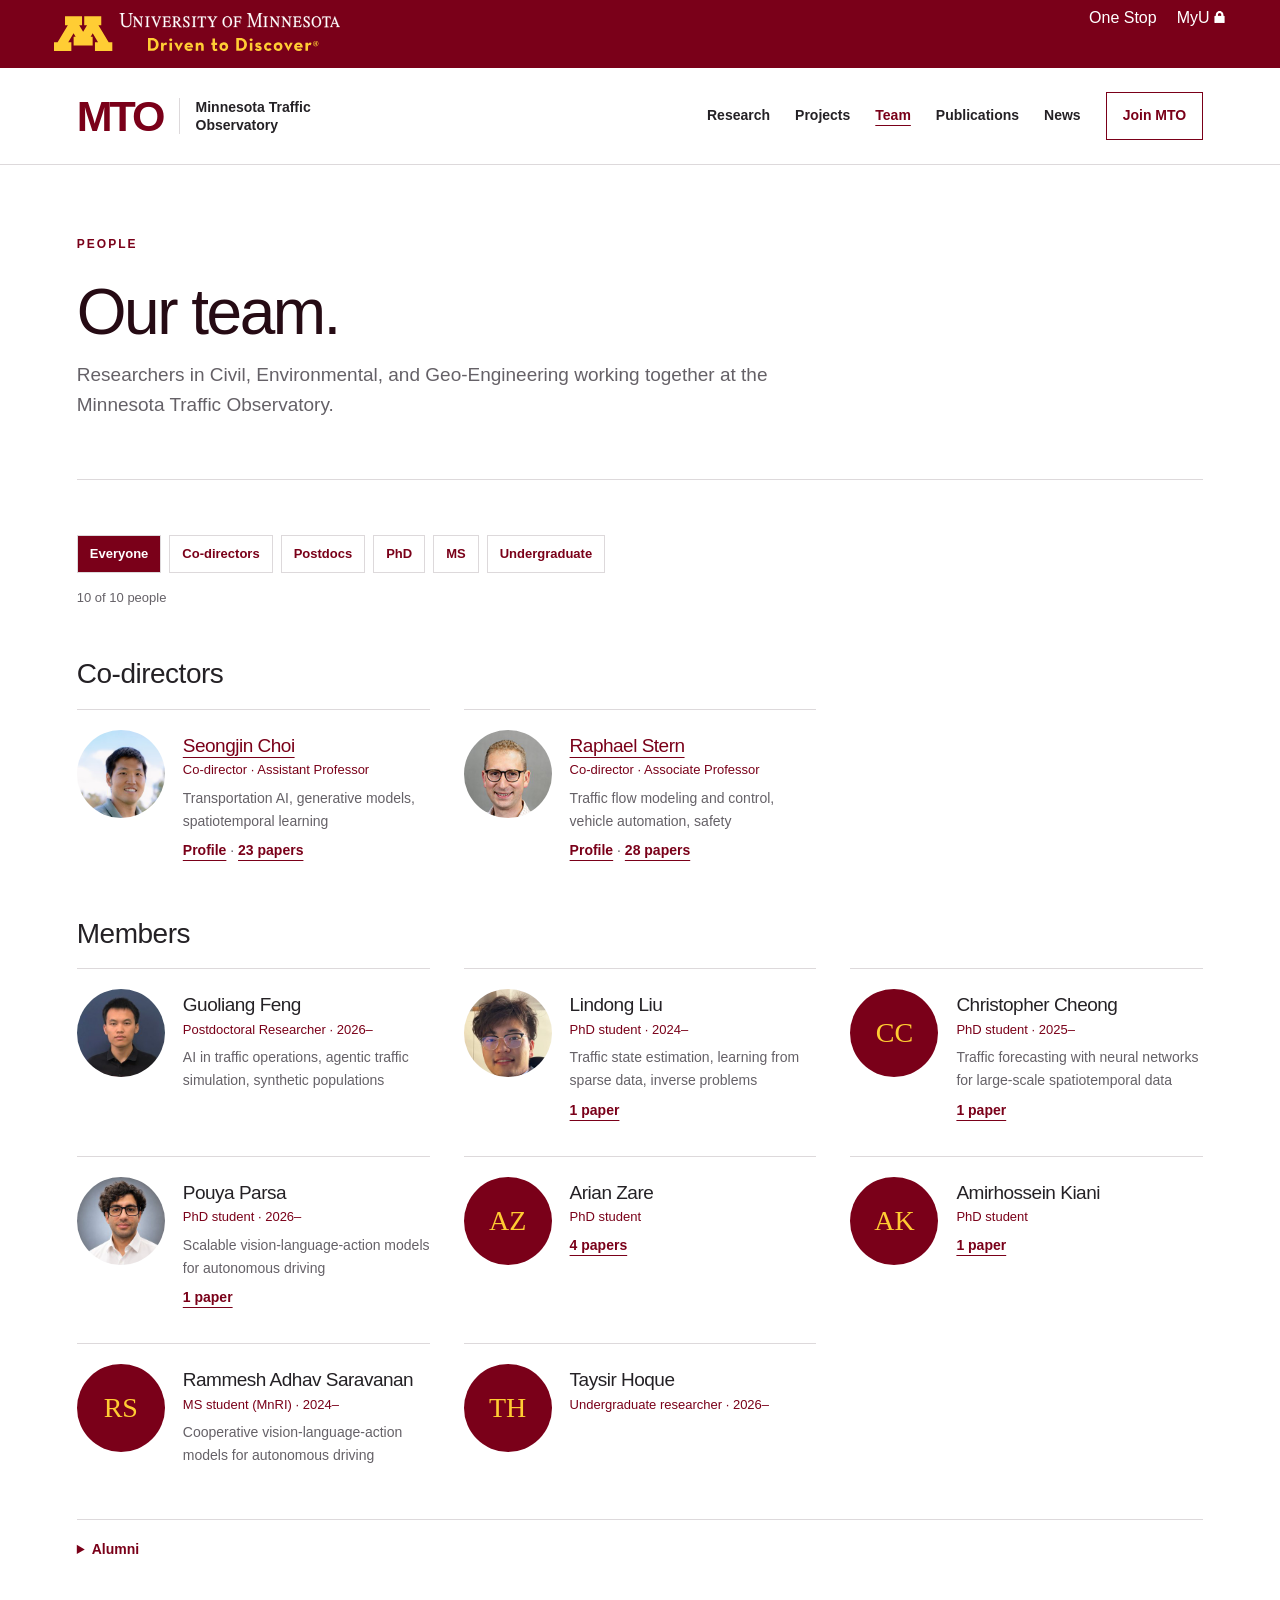
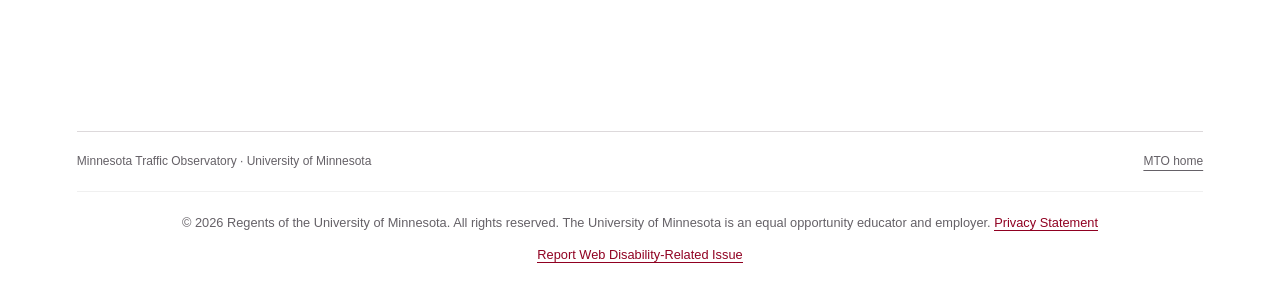
<file: team.html>
<!doctype html>
<html lang="en"><head><meta charset="utf-8"><meta name="viewport" content="width=device-width,initial-scale=1"><title>Team | Minnesota Traffic Observatory</title><meta name="description" content="People of the Minnesota Traffic Observatory."><link rel="icon" type="image/svg+xml" href="data:image/svg+xml,%3Csvg xmlns='http://www.w3.org/2000/svg' viewBox='0 0 32 32'%3E%3Crect width='32' height='32' rx='5' fill='%237a0019'/%3E%3Cpath d='M8 24V8l8 10 8-10v16' fill='none' stroke='%23ffcc33' stroke-width='4'/%3E%3C/svg%3E"><link rel="stylesheet" href="assets/umnhf/css/2015-tc.css"><link rel="stylesheet" href="style.css?v=20260929d"></head>
<body><header class="umnhf umnhf-background-maroon" id="umnhf-h" role="banner">
<div id="skipLinks"><a href="#main">Main content</a></div>
<div class="printer"><div class="left"></div><div class="right"><strong>University of Minnesota</strong><br>http://twin-cities.umn.edu/<br>612-625-5000</div></div>
<div class="umnhf" id="umnhf-h-mast"><a class="umnhf" id="umnhf-h-logo" href="https://twin-cities.umn.edu/"><span>Go to the U of M home page</span></a>
<ul class="umnhf" id="umnhf-h-ql"><li><a href="https://onestop.umn.edu/">One Stop</a></li><li class="umnhf"><a href="https://www.myu.umn.edu/">MyU <span></span></a></li></ul>
<button class="umnhf" id="umnhf-m-search">Search</button></div>
<div class="umnhf" id="umnhf-h-search" role="search"><script>(function(){var cx='002834015805923805805:c-0k--9bdkk';var g=document.createElement('script');g.async=true;g.src='https://cse.google.com/cse.js?cx='+cx;var s=document.getElementsByTagName('script')[0];s.parentNode.insertBefore(g,s);})();</script><gcse:searchbox-only></gcse:searchbox-only></div>
</header>
<header><div class="wrap nav"><a class="brand" href="./"><b>MTO</b><span>Minnesota Traffic<br>Observatory</span></a><button class="menu" aria-expanded="false" aria-controls="navigation">Menu</button><nav id="navigation" aria-label="Main navigation"><a href="./#research">Research</a><a href="projects.html">Projects</a><a href="team.html" aria-current="page">Team</a><a href="publications.html">Publications</a><a href="news.html">News</a><a class="nav-contact" href="join.html">Join MTO</a></nav></div></header>
<main id="main">
<section class="wrap profile-head"><p class="eyebrow">PEOPLE</p><h1>Our team.</h1><p class="lead">Researchers in Civil, Environmental, and Geo-Engineering working together at the Minnesota Traffic Observatory.</p></section>
<div class="wrap page">
<div class="chips" hidden data-items=".person-card" data-noun="people"><div role="group" aria-label="Role"><button type="button" data-key="role" data-val="" aria-pressed="true">Everyone</button><button type="button" data-key="role" data-val="director" aria-pressed="false">Co-directors</button><button type="button" data-key="role" data-val="postdoc" aria-pressed="false">Postdocs</button><button type="button" data-key="role" data-val="phd" aria-pressed="false">PhD</button><button type="button" data-key="role" data-val="ms" aria-pressed="false">MS</button><button type="button" data-key="role" data-val="undergrad" aria-pressed="false">Undergraduate</button></div><p class="count" aria-live="polite"></p></div>
<h2 class="grp-h">Co-directors</h2><div class="people-grid"><article class="person-card" data-role="director"><div class="avatar"><img src="assets/team/choi.jpg" alt="" loading="lazy"></div><div><h3><a href="people/choi.html">Seongjin Choi</a></h3><p class="position">Co-director · Assistant Professor</p><p>Transportation AI, generative models, spatiotemporal learning</p><p class="plinks"><a href="people/choi.html">Profile</a> · <a href="publications.html?q=choi%2C%20s.">23 papers</a></p></div></article><article class="person-card" data-role="director"><div class="avatar"><img src="assets/team/stern.jpg" alt="" loading="lazy"></div><div><h3><a href="people/stern.html">Raphael Stern</a></h3><p class="position">Co-director · Associate Professor</p><p>Traffic flow modeling and control, vehicle automation, safety</p><p class="plinks"><a href="people/stern.html">Profile</a> · <a href="publications.html?q=stern%2C%20r.">28 papers</a></p></div></article></div>
<!-- TODO(stern): confirm current Stern-advised members (roster from stern.cege.umn.edu) -->
<h2 class="grp-h">Members</h2><div class="people-grid"><article class="person-card" data-role="postdoc"><div class="avatar"><img src="assets/team/feng.jpg" alt="" loading="lazy"></div><div><h3>Guoliang Feng</h3><p class="position">Postdoctoral Researcher · 2026–</p><p>AI in traffic operations, agentic traffic simulation, synthetic populations</p></div></article><article class="person-card" data-role="phd"><div class="avatar"><img src="assets/team/liu.jpg" alt="" loading="lazy"></div><div><h3>Lindong Liu</h3><p class="position">PhD student · 2024–</p><p>Traffic state estimation, learning from sparse data, inverse problems</p><p class="plinks"><a href="publications.html?q=liu%2C%20l.">1 paper</a></p></div></article><article class="person-card" data-role="phd"><div class="avatar"><span aria-hidden="true">CC</span></div><div><h3>Christopher Cheong</h3><p class="position">PhD student · 2025–</p><p>Traffic forecasting with neural networks for large-scale spatiotemporal data</p><p class="plinks"><a href="publications.html?q=cheong%2C%20c.">1 paper</a></p></div></article><article class="person-card" data-role="phd"><div class="avatar"><img src="assets/team/parsa.jpg" alt="" loading="lazy"></div><div><h3>Pouya Parsa</h3><p class="position">PhD student · 2026–</p><p>Scalable vision-language-action models for autonomous driving</p><p class="plinks"><a href="publications.html?q=parsa%2C%20p.">1 paper</a></p></div></article><article class="person-card" data-role="phd"><div class="avatar"><span aria-hidden="true">AZ</span></div><div><h3>Arian Zare</h3><p class="position">PhD student</p><p class="plinks"><a href="publications.html?q=zare%2C%20a.">4 papers</a></p></div></article><article class="person-card" data-role="phd"><div class="avatar"><span aria-hidden="true">AK</span></div><div><h3>Amirhossein Kiani</h3><p class="position">PhD student</p><p class="plinks"><a href="publications.html?q=kiani%2C%20a.">1 paper</a></p></div></article><article class="person-card" data-role="ms"><div class="avatar"><span aria-hidden="true">RS</span></div><div><h3>Rammesh Adhav Saravanan</h3><p class="position">MS student (MnRI) · 2024–</p><p>Cooperative vision-language-action models for autonomous driving</p></div></article><article class="person-card" data-role="undergrad"><div class="avatar"><span aria-hidden="true">TH</span></div><div><h3>Taysir Hoque</h3><p class="position">Undergraduate researcher · 2026–</p></div></article></div>
<details class="alumni"><summary>Alumni</summary><ul><li>Tianyi Li · Former PhD student · <a href="publications.html?q=li%2C%20t.">10 papers</a></li><li>Mingfeng Shang · Former PhD student · <a href="publications.html?q=shang%2C%20m.">14 papers</a></li><li>Shaqa Nouhi · Former PhD student</li><li>Ross Volkov · MS, Data Science · now at Honeywell</li><li>Leo Curtis · Undergraduate researcher, TMC-Agent · now at Boston Scientific</li><li>Ismail Yusuf · Undergraduate researcher, HighwayVLM</li><li>Mitch Kosieradzki · MS, Data Science</li><li>Dev Patel and Noah Hebeisen · Undergraduate researchers, MTO data archive</li><li>Undergraduate researchers: Zixuan Liu, John Nguyen, Kenny Tran, Joseph Pham, Hannah Delker, John Cullom, Benjamin Rosenblad, Joshua Klavins, Matthew Fillippeli, Brandon Herrera</li></ul></details>
</div>
</main>
<footer><div class="wrap footer-bottom"><span>Minnesota Traffic Observatory · University of Minnesota</span><a href="./">MTO home</a></div></footer>
<footer id="umnhf-f" class="umnhf" role="contentinfo">
<nav id="umnhf-f-myu"><h3 class="umnhf-f-title visually-hidden">For Students, Faculty, and Staff</h3><ul><li><a href="https://onestop.umn.edu/">One Stop</a></li><li><a href="https://www.myu.umn.edu/">My U <span></span></a></li></ul></nav>
<small>&copy; <span id="cdate">2026</span> Regents of the University of Minnesota. All rights reserved. The University of Minnesota is an equal opportunity educator and employer. <a href="https://privacy.umn.edu">Privacy Statement</a></small>
<small><a href="https://oit-drupal-prd-web.oit.umn.edu/indexAccess.php?ref_url=https://umn-cse-mto.github.io/">Report Web Disability-Related Issue</a></small>
</footer><script src="script.js?v=20260929d"></script><script src="filter.js?v=20260929d"></script><script src="assets/umnhf/js/umnhf-2015.js" defer></script></body></html>
</file>
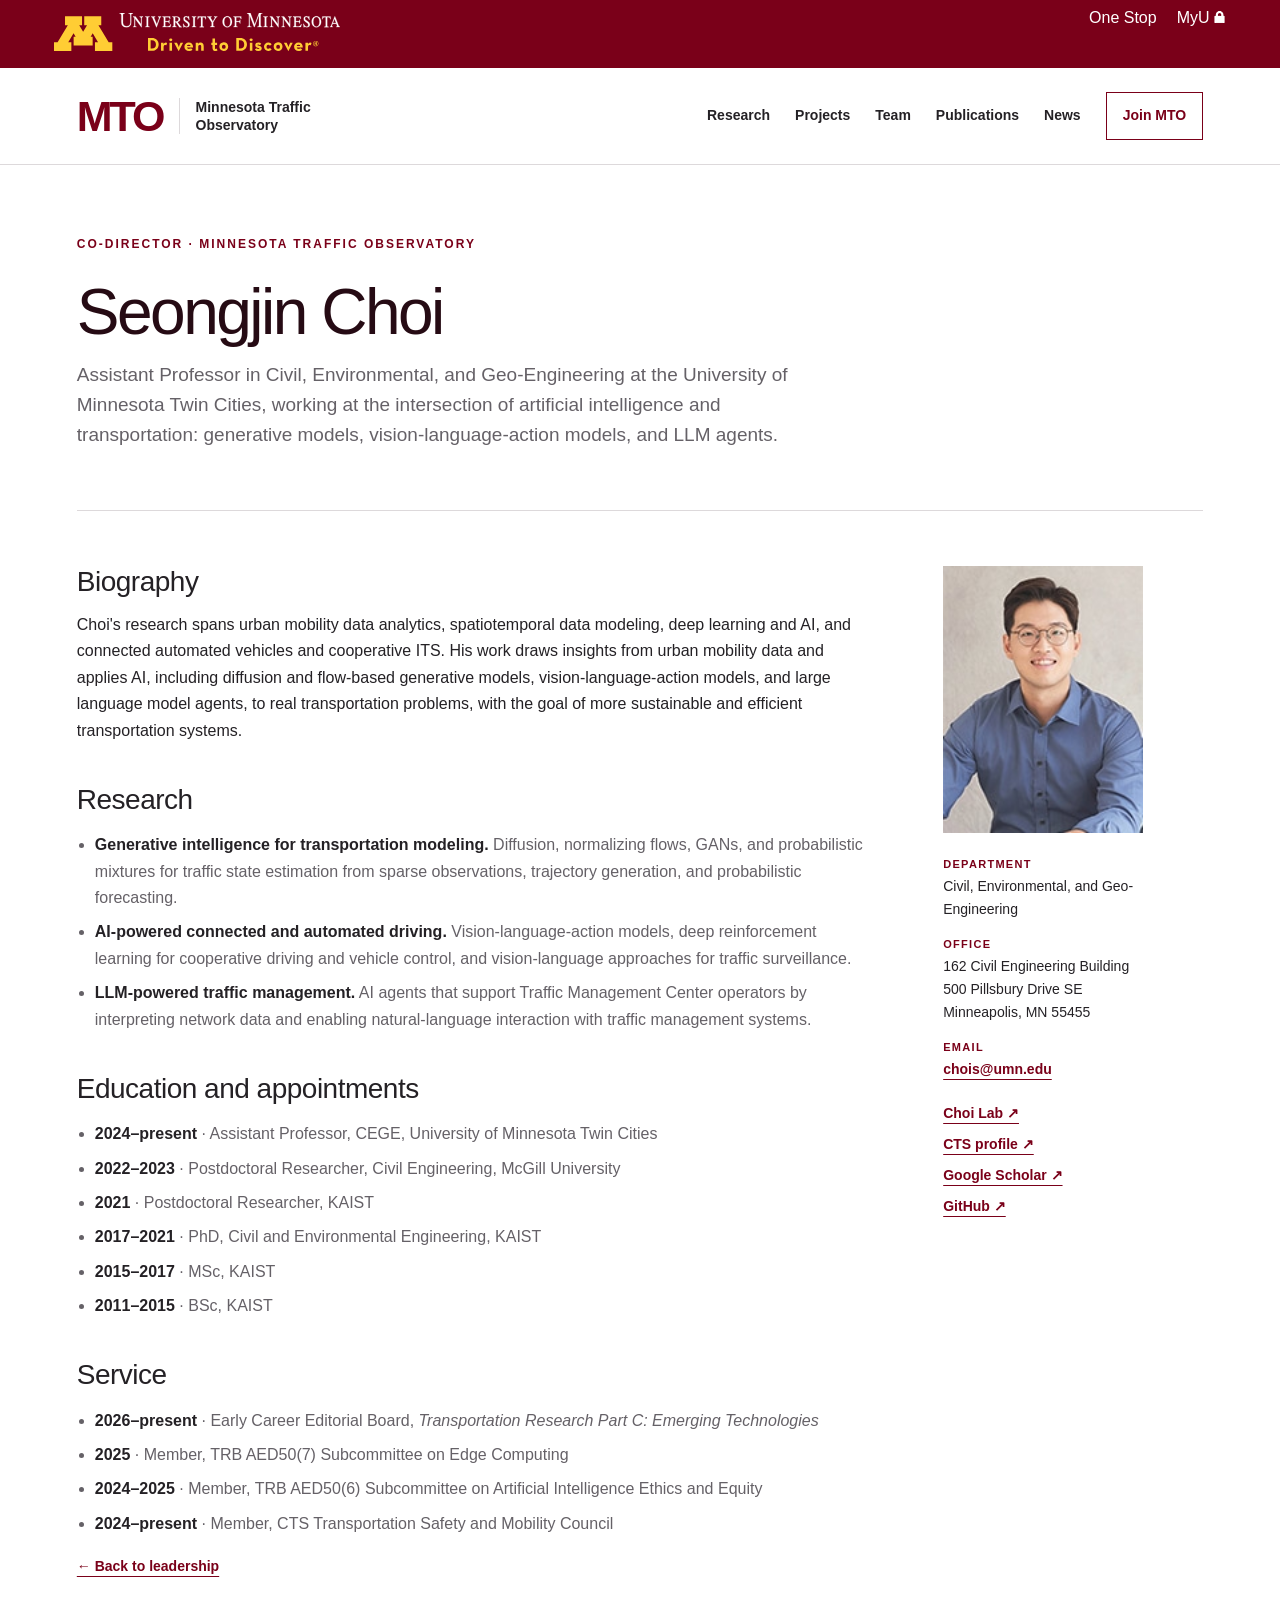
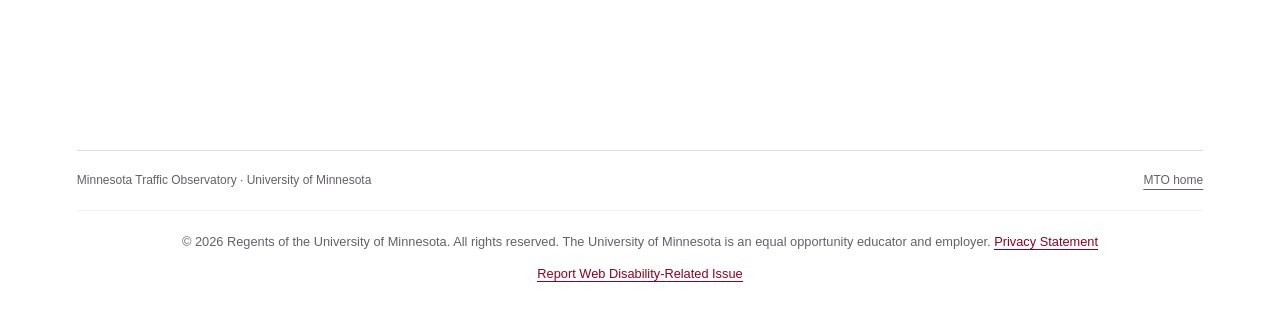
<file: people/choi.html>
<!doctype html>
<html lang="en"><head><meta charset="utf-8"><meta name="viewport" content="width=device-width,initial-scale=1"><title>Seongjin Choi | Minnesota Traffic Observatory</title><meta name="description" content="Seongjin Choi, co-director of the Minnesota Traffic Observatory and Assistant Professor of Civil, Environmental, and Geo-Engineering at the University of Minnesota."><link rel="icon" type="image/svg+xml" href="data:image/svg+xml,%3Csvg xmlns='http://www.w3.org/2000/svg' viewBox='0 0 32 32'%3E%3Crect width='32' height='32' rx='5' fill='%237a0019'/%3E%3Cpath d='M8 24V8l8 10 8-10v16' fill='none' stroke='%23ffcc33' stroke-width='4'/%3E%3C/svg%3E"><link rel="stylesheet" href="../assets/umnhf/css/2015-tc.css"><link rel="stylesheet" href="../style.css?v=20260929d"></head>
<body><header class="umnhf umnhf-background-maroon" id="umnhf-h" role="banner">
<div id="skipLinks"><a href="#main">Main content</a></div>
<div class="printer"><div class="left"></div><div class="right"><strong>University of Minnesota</strong><br>http://twin-cities.umn.edu/<br>612-625-5000</div></div>
<div class="umnhf" id="umnhf-h-mast"><a class="umnhf" id="umnhf-h-logo" href="https://twin-cities.umn.edu/"><span>Go to the U of M home page</span></a>
<ul class="umnhf" id="umnhf-h-ql"><li><a href="https://onestop.umn.edu/">One Stop</a></li><li class="umnhf"><a href="https://www.myu.umn.edu/">MyU <span></span></a></li></ul>
<button class="umnhf" id="umnhf-m-search">Search</button></div>
<div class="umnhf" id="umnhf-h-search" role="search"><script>(function(){var cx='002834015805923805805:c-0k--9bdkk';var g=document.createElement('script');g.async=true;g.src='https://cse.google.com/cse.js?cx='+cx;var s=document.getElementsByTagName('script')[0];s.parentNode.insertBefore(g,s);})();</script><gcse:searchbox-only></gcse:searchbox-only></div>
</header>
<header><div class="wrap nav"><a class="brand" href="../"><b>MTO</b><span>Minnesota Traffic<br>Observatory</span></a><button class="menu" aria-expanded="false" aria-controls="navigation">Menu</button><nav id="navigation" aria-label="Main navigation"><a href="../#research">Research</a><a href="../projects.html">Projects</a><a href="../team.html">Team</a><a href="../publications.html">Publications</a><a href="../news.html">News</a><a class="nav-contact" href="../join.html">Join MTO</a></nav></div></header>
<main id="main">
<section class="wrap profile-head"><p class="eyebrow">CO-DIRECTOR · MINNESOTA TRAFFIC OBSERVATORY</p><h1>Seongjin Choi</h1><p class="lead">Assistant Professor in Civil, Environmental, and Geo-Engineering at the University of Minnesota Twin Cities, working at the intersection of artificial intelligence and transportation: generative models, vision-language-action models, and LLM agents.</p></section>
<section class="wrap profile">
<div>
<h2>Biography</h2>
<p>Choi's research spans urban mobility data analytics, spatiotemporal data modeling, deep learning and AI, and connected automated vehicles and cooperative ITS. His work draws insights from urban mobility data and applies AI, including diffusion and flow-based generative models, vision-language-action models, and large language model agents, to real transportation problems, with the goal of more sustainable and efficient transportation systems.</p>
<h2>Research</h2>
<ul>
<li><strong>Generative intelligence for transportation modeling.</strong> Diffusion, normalizing flows, GANs, and probabilistic mixtures for traffic state estimation from sparse observations, trajectory generation, and probabilistic forecasting.</li>
<li><strong>AI-powered connected and automated driving.</strong> Vision-language-action models, deep reinforcement learning for cooperative driving and vehicle control, and vision-language approaches for traffic surveillance.</li>
<li><strong>LLM-powered traffic management.</strong> AI agents that support Traffic Management Center operators by interpreting network data and enabling natural-language interaction with traffic management systems.</li>
</ul>
<h2>Education and appointments</h2>
<ul>
<li><strong>2024–present</strong> · Assistant Professor, CEGE, University of Minnesota Twin Cities</li>
<li><strong>2022–2023</strong> · Postdoctoral Researcher, Civil Engineering, McGill University</li>
<li><strong>2021</strong> · Postdoctoral Researcher, KAIST</li>
<li><strong>2017–2021</strong> · PhD, Civil and Environmental Engineering, KAIST</li>
<li><strong>2015–2017</strong> · MSc, KAIST</li>
<li><strong>2011–2015</strong> · BSc, KAIST</li>
</ul>
<h2>Service</h2>
<ul>
<li><strong>2026–present</strong> · Early Career Editorial Board, <em>Transportation Research Part C: Emerging Technologies</em></li>
<li><strong>2025</strong> · Member, TRB AED50(7) Subcommittee on Edge Computing</li>
<li><strong>2024–2025</strong> · Member, TRB AED50(6) Subcommittee on Artificial Intelligence Ethics and Equity</li>
<li><strong>2024–present</strong> · Member, CTS Transportation Safety and Mobility Council</li>
</ul>
<a class="back" href="../#people">← Back to leadership</a>
</div>
<aside class="facts"><img src="../assets/choi.jpg" alt="Seongjin Choi"><dl><dt>DEPARTMENT</dt><dd>Civil, Environmental, and Geo-Engineering</dd><dt>OFFICE</dt><dd>162 Civil Engineering Building<br>500 Pillsbury Drive SE<br>Minneapolis, MN 55455</dd><dt>EMAIL</dt><dd><a href="mailto:chois@umn.edu">chois@umn.edu</a></dd></dl>
<a href="https://choi-seongjin.umn.edu/">Choi Lab ↗</a><a href="https://www.cts.umn.edu/programs-people/scholars/seongjin-choi">CTS profile ↗</a><a href="https://scholar.google.com/citations?user=tyLWFk4AAAAJ&amp;hl=en">Google Scholar ↗</a><a href="https://github.com/UMN-Choi-Lab">GitHub ↗</a></aside>
</section>
</main>
<footer><div class="wrap footer-bottom"><span>Minnesota Traffic Observatory · University of Minnesota</span><a href="../">MTO home</a></div></footer>
<footer id="umnhf-f" class="umnhf" role="contentinfo">
<nav id="umnhf-f-myu"><h3 class="umnhf-f-title visually-hidden">For Students, Faculty, and Staff</h3><ul><li><a href="https://onestop.umn.edu/">One Stop</a></li><li><a href="https://www.myu.umn.edu/">My U <span></span></a></li></ul></nav>
<small>&copy; <span id="cdate">2026</span> Regents of the University of Minnesota. All rights reserved. The University of Minnesota is an equal opportunity educator and employer. <a href="https://privacy.umn.edu">Privacy Statement</a></small>
<small><a href="https://oit-drupal-prd-web.oit.umn.edu/indexAccess.php?ref_url=https://umn-cse-mto.github.io/">Report Web Disability-Related Issue</a></small>
</footer><script src="../script.js?v=20260929d"></script><script src="../assets/umnhf/js/umnhf-2015.js" defer></script></body></html>
</file>
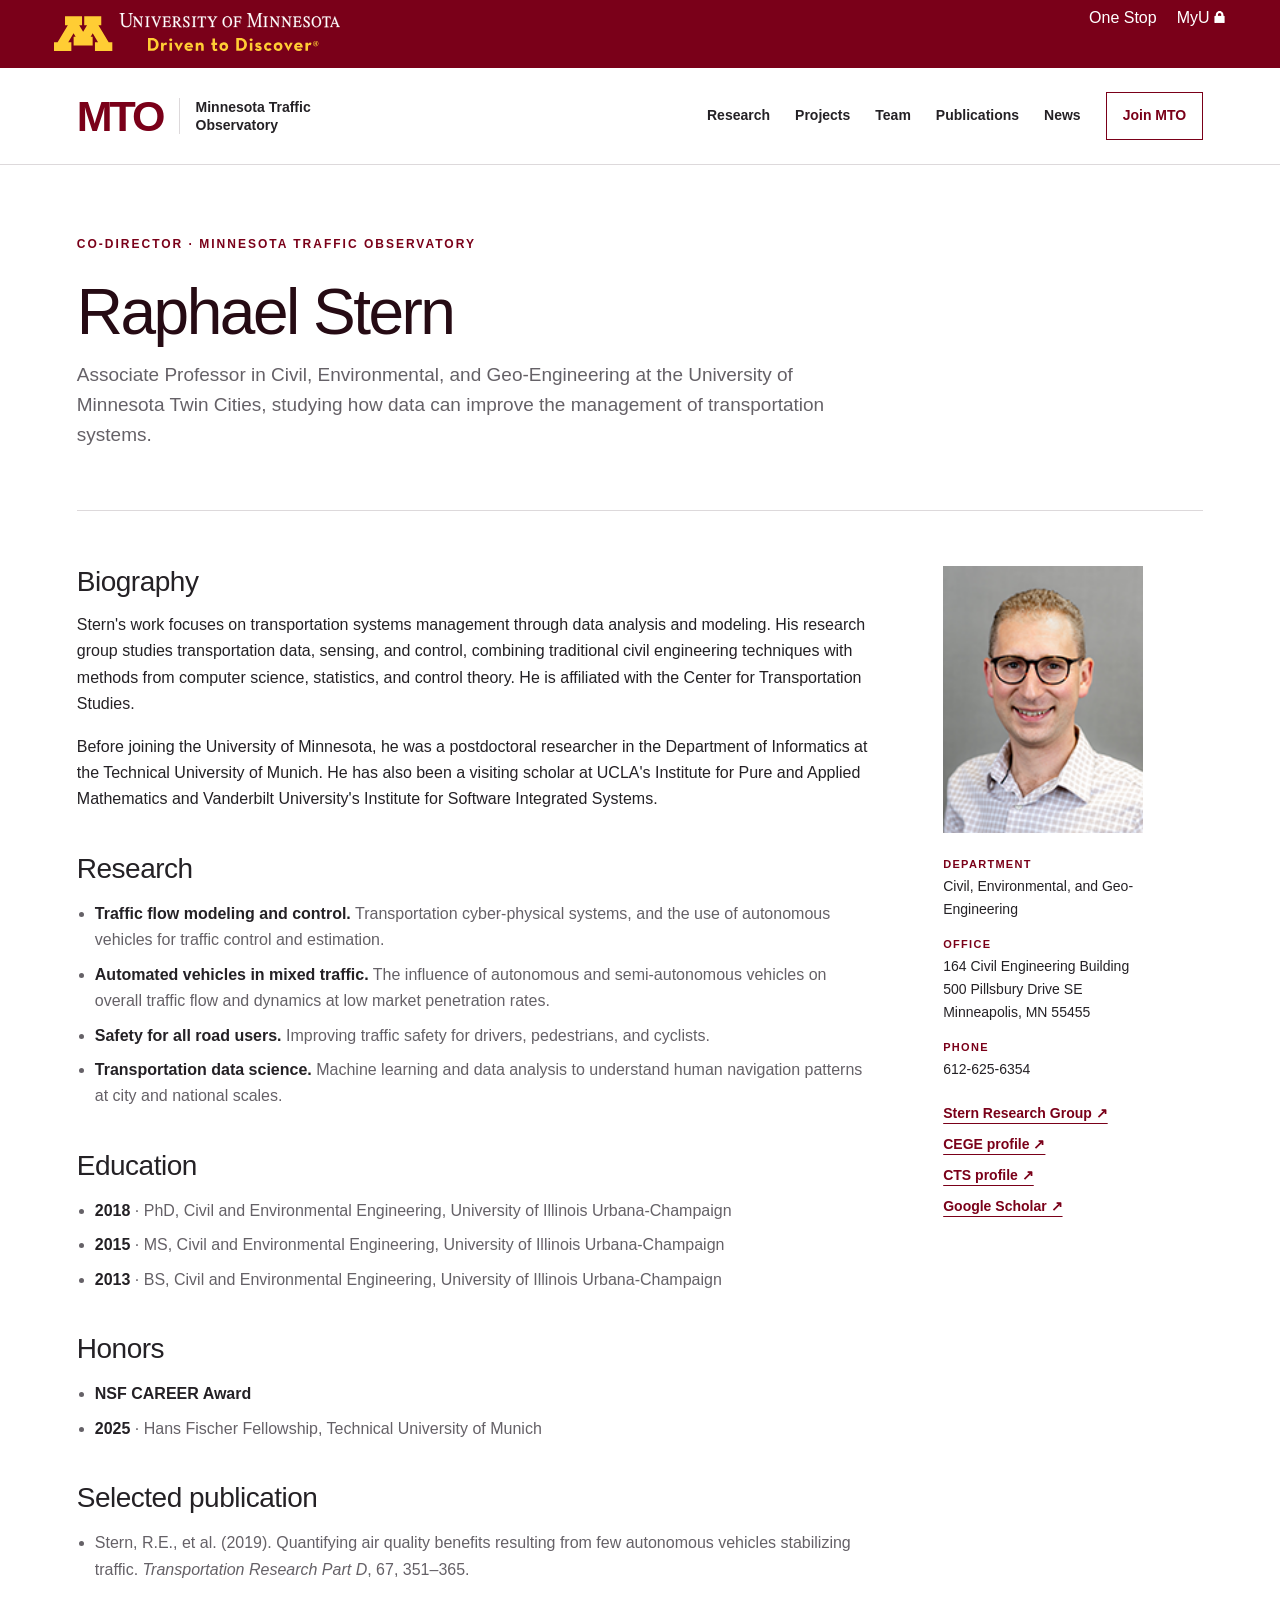
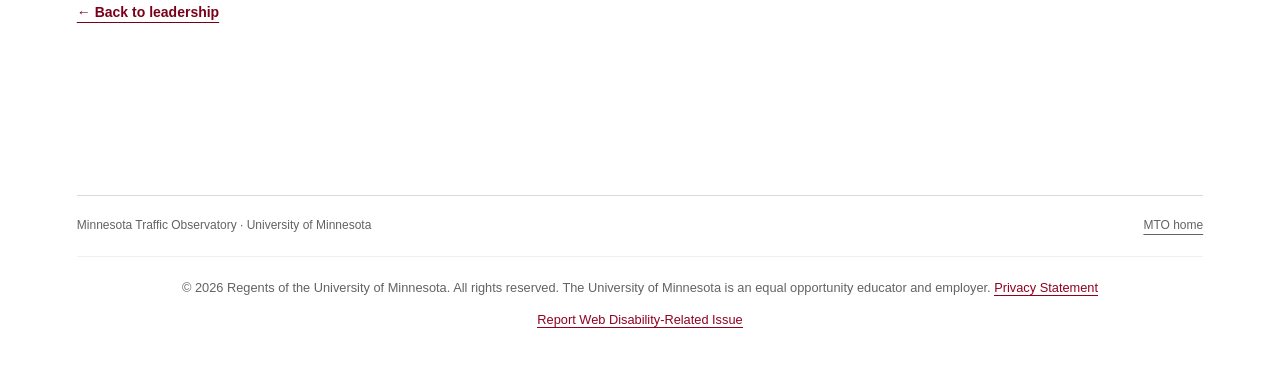
<file: people/stern.html>
<!doctype html>
<html lang="en"><head><meta charset="utf-8"><meta name="viewport" content="width=device-width,initial-scale=1"><title>Raphael Stern | Minnesota Traffic Observatory</title><meta name="description" content="Raphael Stern, co-director of the Minnesota Traffic Observatory and Associate Professor of Civil, Environmental, and Geo-Engineering at the University of Minnesota."><link rel="icon" type="image/svg+xml" href="data:image/svg+xml,%3Csvg xmlns='http://www.w3.org/2000/svg' viewBox='0 0 32 32'%3E%3Crect width='32' height='32' rx='5' fill='%237a0019'/%3E%3Cpath d='M8 24V8l8 10 8-10v16' fill='none' stroke='%23ffcc33' stroke-width='4'/%3E%3C/svg%3E"><link rel="stylesheet" href="../assets/umnhf/css/2015-tc.css"><link rel="stylesheet" href="../style.css?v=20260929d"></head>
<body><header class="umnhf umnhf-background-maroon" id="umnhf-h" role="banner">
<div id="skipLinks"><a href="#main">Main content</a></div>
<div class="printer"><div class="left"></div><div class="right"><strong>University of Minnesota</strong><br>http://twin-cities.umn.edu/<br>612-625-5000</div></div>
<div class="umnhf" id="umnhf-h-mast"><a class="umnhf" id="umnhf-h-logo" href="https://twin-cities.umn.edu/"><span>Go to the U of M home page</span></a>
<ul class="umnhf" id="umnhf-h-ql"><li><a href="https://onestop.umn.edu/">One Stop</a></li><li class="umnhf"><a href="https://www.myu.umn.edu/">MyU <span></span></a></li></ul>
<button class="umnhf" id="umnhf-m-search">Search</button></div>
<div class="umnhf" id="umnhf-h-search" role="search"><script>(function(){var cx='002834015805923805805:c-0k--9bdkk';var g=document.createElement('script');g.async=true;g.src='https://cse.google.com/cse.js?cx='+cx;var s=document.getElementsByTagName('script')[0];s.parentNode.insertBefore(g,s);})();</script><gcse:searchbox-only></gcse:searchbox-only></div>
</header>
<header><div class="wrap nav"><a class="brand" href="../"><b>MTO</b><span>Minnesota Traffic<br>Observatory</span></a><button class="menu" aria-expanded="false" aria-controls="navigation">Menu</button><nav id="navigation" aria-label="Main navigation"><a href="../#research">Research</a><a href="../projects.html">Projects</a><a href="../team.html">Team</a><a href="../publications.html">Publications</a><a href="../news.html">News</a><a class="nav-contact" href="../join.html">Join MTO</a></nav></div></header>
<main id="main">
<section class="wrap profile-head"><p class="eyebrow">CO-DIRECTOR · MINNESOTA TRAFFIC OBSERVATORY</p><h1>Raphael Stern</h1><p class="lead">Associate Professor in Civil, Environmental, and Geo-Engineering at the University of Minnesota Twin Cities, studying how data can improve the management of transportation systems.</p></section>
<section class="wrap profile">
<div>
<h2>Biography</h2>
<p>Stern's work focuses on transportation systems management through data analysis and modeling. His research group studies transportation data, sensing, and control, combining traditional civil engineering techniques with methods from computer science, statistics, and control theory. He is affiliated with the Center for Transportation Studies.</p>
<p>Before joining the University of Minnesota, he was a postdoctoral researcher in the Department of Informatics at the Technical University of Munich. He has also been a visiting scholar at UCLA's Institute for Pure and Applied Mathematics and Vanderbilt University's Institute for Software Integrated Systems.</p>
<h2>Research</h2>
<ul>
<li><strong>Traffic flow modeling and control.</strong> Transportation cyber-physical systems, and the use of autonomous vehicles for traffic control and estimation.</li>
<li><strong>Automated vehicles in mixed traffic.</strong> The influence of autonomous and semi-autonomous vehicles on overall traffic flow and dynamics at low market penetration rates.</li>
<li><strong>Safety for all road users.</strong> Improving traffic safety for drivers, pedestrians, and cyclists.</li>
<li><strong>Transportation data science.</strong> Machine learning and data analysis to understand human navigation patterns at city and national scales.</li>
</ul>
<h2>Education</h2>
<ul>
<li><strong>2018</strong> · PhD, Civil and Environmental Engineering, University of Illinois Urbana-Champaign</li>
<li><strong>2015</strong> · MS, Civil and Environmental Engineering, University of Illinois Urbana-Champaign</li>
<li><strong>2013</strong> · BS, Civil and Environmental Engineering, University of Illinois Urbana-Champaign</li>
</ul>
<h2>Honors</h2>
<ul>
<li><strong>NSF CAREER Award</strong></li>
<li><strong>2025</strong> · Hans Fischer Fellowship, Technical University of Munich</li>
</ul>
<h2>Selected publication</h2>
<ul><li>Stern, R.E., et al. (2019). Quantifying air quality benefits resulting from few autonomous vehicles stabilizing traffic. <em>Transportation Research Part D</em>, 67, 351–365.</li></ul>
<a class="back" href="../#people">← Back to leadership</a>
</div>
<aside class="facts"><img src="../assets/stern.png" alt="Raphael Stern"><dl><dt>DEPARTMENT</dt><dd>Civil, Environmental, and Geo-Engineering</dd><dt>OFFICE</dt><dd>164 Civil Engineering Building<br>500 Pillsbury Drive SE<br>Minneapolis, MN 55455</dd><dt>PHONE</dt><dd>612-625-6354</dd></dl>
<a href="https://stern.cege.umn.edu/">Stern Research Group ↗</a><a href="https://cse.umn.edu/cege/stern-raphael">CEGE profile ↗</a><a href="https://www.cts.umn.edu/programs-people/scholars/raphael-stern">CTS profile ↗</a><a href="https://scholar.google.com/citations?user=Xs29rb4AAAAJ&amp;hl=en">Google Scholar ↗</a></aside>
</section>
</main>
<footer><div class="wrap footer-bottom"><span>Minnesota Traffic Observatory · University of Minnesota</span><a href="../">MTO home</a></div></footer>
<footer id="umnhf-f" class="umnhf" role="contentinfo">
<nav id="umnhf-f-myu"><h3 class="umnhf-f-title visually-hidden">For Students, Faculty, and Staff</h3><ul><li><a href="https://onestop.umn.edu/">One Stop</a></li><li><a href="https://www.myu.umn.edu/">My U <span></span></a></li></ul></nav>
<small>&copy; <span id="cdate">2026</span> Regents of the University of Minnesota. All rights reserved. The University of Minnesota is an equal opportunity educator and employer. <a href="https://privacy.umn.edu">Privacy Statement</a></small>
<small><a href="https://oit-drupal-prd-web.oit.umn.edu/indexAccess.php?ref_url=https://umn-cse-mto.github.io/">Report Web Disability-Related Issue</a></small>
</footer><script src="../script.js?v=20260929d"></script><script src="../assets/umnhf/js/umnhf-2015.js" defer></script></body></html>
</file>
<file: assets/umnhf/css/2015-tc.css>
/* Alternate Header Styles */
/* Unit footer styles */
div, header, footer, section, address, nav, main {
  box-sizing: border-box;
}
html {
  -ms-text-size-adjust: 100%;
  -webkit-text-size-adjust: 100%;
}
body {
  margin: 0;
}
.visually-hidden {
  position: absolute;
  overflow: hidden;
  clip: rect(0, 0, 0, 0);
  width: 1px;
  height: 1px;
  margin: -1px;
  padding: 0;
  border: 0 none;
}
#umnhf-h.umnhf, #umnhf-f.umnhf, #umnhf-alt.umnhf, #umnhf-uf.umnhf, #umnhf-h-ma, #umn-main {
  position: static;
  z-index: auto;
  top: auto;
  right: auto;
  bottom: auto;
  left: auto;
  visibility: visible;
  float: none;
  clear: none;
  overflow: visible;
  width: 1200px;
  min-width: 0;
  max-width: none;
  height: auto;
  min-height: 0;
  max-height: none;
  margin: 0 auto;
  padding: 0;
  text-align: left;
  white-space: normal;
  text-decoration: none;
  text-indent: 0;
  letter-spacing: normal;
  text-transform: none;
  border: none;
  background: none;
  font-family: 'Open Sans', sans-serif;
  line-height: 20px;
}
.printer {
  display: none;
}
#skipLinks a {
  position: absolute;
  left: -10000px;
  top: auto;
  width: 1px;
  height: 1px;
  overflow: hidden;
  color: #7a0019;
  font-family: 'Open Sans', sans-serif;
  font-size: 14px;
}
#skipLinks a:focus {
  width: 110px;
  height: auto;
  background-color: white;
  border-bottom-right-radius: 0.4em;
  border-bottom-left-radius: 0.4em;
  padding: 0.2em;
  border: 1px solid #000;
  border-top: none;
  position: fixed;
  top: 0;
  left: 50%;
  margin-left: -55px;
  text-align: center;
  z-index: 9999;
}
@media screen and (max-width: 1200px) {
  #umnhf-h.umnhf, #umnhf-f.umnhf, #umnhf-alt.umnhf, #umnhf-uf.umnhf, #umnhf-h-ma, #umn-main {
    width: 100%;
    margin: 0;
  }
}
@media print {
  #umnhf-h.umnhf, #umnhf-f.umnhf, #umnhf-alt.umnhf, #umnhf-uf.umnhf, #umnhf-h-ma, #umn-main {
    width: 100%;
    margin: 0;
  }
  #umnhf-h .umnhf {
    padding: 0 15px;
    background-color: #fff;
  }
  .printer {
    display: block;
    width: 100%;
    background-color: #fff;
  }
  .printer .right {
    padding-bottom: 10px;
    text-align: right;
  }
  .printer .left {
    float: left;
  }
  .printer .left:after {
    content: url(../img/sprites/tc/D2D-print.png);
  }
  #umnhf-h .umnhf {
    display: none;
  }
}
#umnhf-h {
  zoom: 1;
}
#umnhf-h.umnhf {
  position: relative;
  min-height: 64px;
  background-color: #7a0019;
}
#umnhf-h:before, #umnhf-h:after {
  display: table;
  content: "";
}
#umnhf-h:after {
  clear: both;
}
#umnhf-h a.umnhf:link, #umnhf-h a.umnhf:visited, #umnhf-h a.umnhf:hover, #umnhf-h a.umnhf:active {
  text-decoration: underline;
  color: #7a0019;
}
#umnhf-h a.umnhf:hover {
  color: #669;
}
#umnhf-h-mast {
  position: relative;
  min-height: 64px;
  margin: 0 auto;
  background: #7a0019;
}
#umnhf-h-logo {
  display: block;
  float: left;
  overflow: hidden;
  width: 288px;
  height: 38px;
  margin: 13px 10px 13px 54px;
  white-space: nowrap;
  text-indent: 100%;
  background-size: 288px 38px;
  /*
      @include retina {
        background: transparent url("../img/sprites/tc/D2D-mrn-blk@2x.png") 0 0 no-repeat;
        background-size: 288px auto;
      }
      */
  background: transparent url("../img/sprites/tc/D2D-gld-wht.svg") 0 0 no-repeat;
}
#umnhf-h-c.umnhf {
  position: relative;
  top: -7px;
  display: block;
  clear: both;
  width: 40%;
  margin: -5px 0 5px 0;
  list-style-type: none;
}
#umnhf-h-c.umnhf li {
  display: inline-block;
  padding: 0 15px;
  text-align: center;
}
#umnhf-h-c.umnhf li a {
  text-decoration: none;
  color: #fff;
  font-weight: 300;
}
#umnhf-h-c.umnhf li a:hover, #umnhf-h-c.umnhf li a:active, #umnhf-h-c.umnhf li a:focus {
  text-decoration: underline;
}
#umnhf-h-c.umnhf li a.home {
  font-weight: 600;
}
#umnhf-h-ql {
  position: absolute;
  top: 8px;
  right: 54px;
  width: auto;
  margin: 0;
  list-style-type: none;
  color: #fff;
  font-weight: 100;
}
#umnhf-h-ql li {
  margin: 0;
  display: inline-block;
  margin-left: 1.25rem;
}
#umnhf-h-ql li a {
  text-decoration: none;
  font-weight: 100;
  color: #fff;
}
#umnhf-h-ql li a:focus {
  outline: 2px solid #fc3;
  outline-offset: 2px;
  background-color: transparent;
}
#umnhf-h-ql li a:hover, #umnhf-h-ql li a:active, #umnhf-h-ql li a:focus {
  text-decoration: underline;
}
#umnhf-h-ql span {
  display: inline-block;
  width: 12px;
  height: 12px;
  background: transparent url("../img/sprites/lock-search-g.png") 0 0 no-repeat;
}
.umnhf-background-maroon #umnhf-h-ql span {
  background: transparent url("../img/sprites/lock-search-wht.png") 0 0 no-repeat;
  background-size: 22px 34px;
  background-position: 0 0;
}
#umnhf-m-search {
  position: absolute;
  overflow: hidden;
  clip: rect(0 0 0 0);
  width: 1px;
  height: 1px;
  margin: -1px;
  padding: 0;
  border: 0;
}
#umnhf-h-search {
  position: absolute;
  top: 30px;
  right: 54px;
  width: 249px;
  height: 22px;
}
#umnhf-h-search label.umnhf {
  display: none;
}
.mobile input[type="text"] {
  -webkit-appearance: none;
  -moz-border-radius: 0;
  border-radius: 0;
}
#umnhf-h-st {
  position: absolute;
  right: 30px;
  width: 175px;
  height: 22px;
  padding-left: 3px;
  cursor: text;
  color: #8a8a8a;
  border: 0;
  background-color: #fff;
  font-size: 0.77778rem;
  line-height: 18px;
  -webkit-appearance: none;
  -moz-border-radius: 0;
  border-radius: 0;
}
#umnhf-h-sb {
  position: absolute;
  top: 0;
  right: 0;
  overflow: hidden;
  width: 22px;
  height: 22px;
  cursor: pointer;
  white-space: nowrap;
  color: #7a0019;
  border: 0;
  font: bold 0.925em/1.35em arial, helvetica, clean, sans-serif;
  background: transparent url("../img/sprites/lock-search-g.png") 0 -12px no-repeat;
}
@media only screen and (-webkit-min-device-pixel-ratio: 1.25), (min-resolution: 192dpi) {
  #umnhf-h-sb {
    background: transparent url("../img/sprites/lock-search-g@2x.png") 0 -12px no-repeat;
    background-size: 22px 34px;
  }
}
@media (max-width: 775px) {
  #umnhf-h-logo {
    margin-left: 17px;
  }
  #umnhf-h-ql {
    display: none;
  }
  #umnhf-h-search {
    right: 17px;
  }
}
@media screen and (max-width: 674px) {
  #umnhf-h-search {
    width: 184px;
  }
}
@media all and (max-width: 609px) {
  #umnhf-h-mast {
    height: 35px;
    min-height: 50px;
  }
  #umnhf-h-logo {
    margin: 17px 0 0 17px;
  }
  #umnhf-h-cl, #umnhf-h-ql {
    display: none;
  }
  #umnhf-h-search {
    position: relative;
    top: auto;
    right: auto;
    display: block;
    width: 226px;
    margin: 10px 0 10px 17px;
  }
  #umnhf-h-search, #umnhf-h-sb {
    display: none;
  }
  #umnhf-h-mast {
    position: relative;
    height: 50px;
    background-position: left bottom;
  }
  #umnhf-h-logo {
    display: block;
    /* background-position: 0 -38px; */
    height: 29px;
    width: 246px;
    /* background-position: 0 -37px; */
  }
  #umnhf-h-search.mobile {
    position: relative;
    top: auto;
    right: auto;
    display: block;
    width: 225px;
    height: 30px;
    margin: 10px 0 5px 17px;
  }
  #umnhf-m-search {
    position: absolute;
    top: 17px;
    right: 17px;
    display: block;
    clip: auto;
    width: auto;
    height: auto;
    padding: 5px 6px 4px;
    cursor: pointer;
    text-align: left;
    white-space: nowrap;
    font: bold 0.925em/1.35em arial, helvetica, clean, sans-serif;
    -moz-border-radius: 4px;
    border-radius: 4px;
    color: #ffd75f;
    background-color: #7a0019;
  }
  #umnhf-m-search.mobile {
    display: none;
  }
  #umnhf-h .umnhf-m-cancel {
    color: #333;
  }
  #umnhf-h-st {
    display: block;
    width: 192px;
  }
  #umnhf-h-sb {
    right: 0;
    display: block;
  }
}
@media all and (max-width: 380px) {
  /********************\
  CSE search box
  This file styles the CSE search form in the header
  It overwrites and adds to the basic styles from 2015-tc.css
\********************/
  /* make the header a little taller */  #umnhf-m-search .mobile {
    position: absolute;
    top: 13px;
    right: 10px;
    left: auto;
    width: auto;
    height: auto;
    -moz-border-radius: 4px;
    border-radius: 4px;
  }
  #umnhf-m-search {
    right: 10px;
  }
}
#umnhf-h-mast {
  min-height: 68px;
  /* move the search form down a bit */
}
#umnhf-h-search {
  top: 32px;
  height: auto;
  /* standardize the search box */
}
#umnhf-h-search form.gsc-search-box {
  border: none;
  background: white;
  transition: all 0.3s ease-in-out;
  font-size: 18px !important;
  font-family: inherit, sans-serif !important;
  padding: 0px !important;
  margin-bottom: 0;
  /* add some padding */
}
#umnhf-h-search .cse .gsc-search-button-v2, .gsc-search-button-v2 {
  padding: 8px 10px !important;
  border-radius: 0 !important;
  /* remove gap between search box and the button */
}
#umnhf-h-search .gsc-search-box-tools .gsc-search-box .gsc-input {
  padding-right: 0 !important;
  padding-left: 0.25em !important;
  background: none !important;
  text-indent: 0px !important;
  /* standardize the table elements */
}
#umnhf-h-search table, #umnhf-h-search table * {
  border: none !important;
  box-shadow: none !important;
  margin: 0;
  padding: 0;
  line-height: auto !important;
  /* give the clear X a fixed width so it doesn't float */
}
td.gsib_b {
  width: 20px !important;
  /* style the drop-down completion menu */
}
table.gssb_c {
  margin: 0;
}
table.gsc-completion-container {
  font-family: 'Open Sans', sans-serif;
}
table.gsc-completion-container tbody tr:nth-child(2n) {
  background: none;
  border: none;
}
body {
  font-family: 'Open Sans', sans-serif;
}
#umnhf-alt.umnhf {
  min-height: 184px;
}
#umnhf-alt.umnhf #umnhf-alt-sn {
  float: left;
}
#umnhf-alt-sn {
  width: 70%;
  padding: 18px 18px 18px 60px;
}
p.prefix-name {
  color: #777677;
  border: none;
  transition: none;
  font-size: 18px;
  line-height: 1.35;
  margin: 0 0 2px 0;
}
p.prefix-name a, p.prefix-name a:link  {
  color: #777677;
  border-bottom: none;
  text-decoration: none;
}
p.prefix-name a:hover {
  border-bottom: 1px solid #333;
  background: #f0efee;
  transition: all 400ms ease-in-out;
}
a:focus {
  background-color: #ffd75f;
}
h1.sitename {
  font-size: 26px;
  color: #7a0019;
  margin: 0 0 2px 0;
  line-height: 1.142307722;
  font-weight: 600;
}
h1.sitename a, h1.sitename a:link  {
  color: #7a0019;
  border-bottom: none;
  text-decoration: none;
}
a {
  color: #900021;
}
#umnhf-alt-n {
  float: right;
  width: 30%;
  height: 184px;
  padding-right: 54px;
}
#umnhf-alt-n ul {
  height: 184px;
  padding: 0;
  list-style-type: none;
  text-align: right;
  font-weight: 300;
}
#umnhf-alt-n li {
  display: inline-block;
  width: 50%;
  text-align: left;
}
#umnhf-alt-n a {
  display: inline-block;
  box-sizing: border-box;
  width: 100%;
  font-weight: 300;
  padding: 0.5em;
  line-height: 20px;
}
#umnhf-alt-n a:link, #umnhf-alt-n a:active, #umnhf-alt-n a:visited {
  -webkit-transition: background-color 0.3s, border-color 0.3s;
  transition: background-color 0.3s, border-color 0.3s;
  text-decoration: none;
  color: #404d5b;
  border-bottom: none;
  font-size: 16px;
}
#umnhf-alt-n a:hover, #umnhf-alt-n a:focus {
  background-color: #dbdbdb;
}
#umnhf-alt-n a.active {
  color: #7a0019;
  font-weight: 500;
  background-color: #f0efee;
}
#umnhf-alt-n a.active:hover {
  background-color: #dbdbdb;
}
.display-after-menu-collapse.umnhf {
  display: none;
}
@media (max-width: 775px) {
  .display-after-menu-collapse.umnhf {
    display: block;
    width: 100%;
    cursor: pointer;
    text-align: center;
    color: #fff;
    background-color: #333;
    font: 300 normal normal 28px/50px Helvetica, "Helvetica Neue", "Futura", Verdana, "Geneva", sans-serif;
  }
}
@media screen and (max-width: 1152px) {
  #umnhf-alt.umnhf {
    width: 100%;
    padding: 0;
  }
  #umnhf-alt-sn {
    width: 60%;
  }
  #umnhf-alt-n {
    width: 40%;
  }
}
@media (max-width: 775px) {
  #umnhf-alt.umnhf {
    min-height: auto;
  }
  #umnhf-alt-sn {
    padding-left: 17px;
    width: 100%;
  }
  #umnhf-alt-n {
    display: none;
    float: none;
    width: 100%;
    height: auto;
    padding: 0;
  }
  #umnhf-alt-n ul {
    width: 100%;
    height: auto;
    margin: 0;
  }
  #umnhf-alt-n ul li {
    display: block;
    width: 100%;
    text-align: center;
  }
  #umnhf-alt-n ul li:nth-child(odd) {
    background-color: #f9f9f9;
  }
  #umnhf-alt-n ul a {
    line-height: 40px;
  }
}
#umnhf-uf.umnhf {
  position: relative;
  overflow: hidden;
  border-top: 1px solid #f0efee;
}
#umnhf-uf .umnhf-uf-sub {
  width: 50%;
  display: block;
  float: left;
}
#umnhf-uf a:hover, #umnhf-uf a:active, #umnhf-uf a:focus {
  text-decoration: underline;
}
#umnhf-uf p {
  margin: 0;
}
#umnhf-uf p, #umnhf-uf a, #umnhf-uf li, #umnhf-uf h3 {
  text-decoration: none;
  color: #333;
}
#umnhf-uf h2.umnhf-f-title {
  margin: 0 0 15px;
  padding: 16px 8px 16px 54px;
  text-transform: uppercase;
  color: #333;
  border-bottom: 1px solid #dbdbdb;
  font-family: 'Open Sans', sans-serif;
  font-size: 16px;
  font-weight: normal;
}
#umnhf-uf h3.umnhf-f-title, #umnhf-uf p.umnhf-f-title {
  margin: 0;
  color: #333;
  font-family: 'Open Sans', sans-serif;
  font-size: 16px;
  font-weight: bold;
}
#umnhf-uf-ci, #umnhf-uf-sm {
  float: left;
  clear: both;
  padding: 0 0 0 60px;
  font-style: normal;
}
#umnhf-uf-ci {
  margin-top: 10px;
}
#umnhf-uf-ci p {
  line-height: 1.5rem;
}
#umnhf-uf-ci abbr {
  border-bottom: 0;
}
#umnhf-uf-sm {
  margin: 10px 0;
}
#umnhf-uf-sm ul {
  margin: 0;
  padding: 0;
}
#umnhf-uf-sm ul li {
  display: inline-block;
  width: 32px;
  height: 32px;
  margin: 5px 10px 5px 0;
  background: url("../img/sprites/social.png") no-repeat;
  border-radius: 4px;
}
@media only screen and (-webkit-min-device-pixel-ratio: 1.25), (min-resolution: 192dpi) {
  #umnhf-uf-sm ul li {
    background: url("../img/sprites/social@2x.png") no-repeat;
    background-size: auto 32px;
  }
}
#umnhf-uf-sm ul li:first-child {
  margin-left: 0;
}
#umnhf-uf-sm ul li.facebook {
  background-position: 0 0;
}
#umnhf-uf-sm ul li.twitter {
  background-position: -32px 0;
}
#umnhf-uf-sm ul li.google-plus {
  background-position: -64px 0;
}
#umnhf-uf-sm ul li.linkedin {
  background-position: -96px 0;
}
#umnhf-uf-sm ul li.youtube {
  background-position: -128px 0;
}
section#umnhf-uf #umnhf-uf-sm ul a {
  display: inline-block;
  width: 32px;
  height: 32px;
  transition: all 400ms ease-in-out;
  opacity: 1;
  filter: alpha(opacity=100);
  border: none;
}
section#umnhf-uf #umnhf-uf-sm ul a:hover {
  border-color: transparent;
  background-color: #eaecef;
  opacity: 0.3;
  filter: alpha(opacity=30);
}
section#umnhf-uf #umnhf-uf-sm ul a:focus {
  outline: 2px solid #900021;
  outline-offset: 2px;
  background-color: transparent;
}
#umnhf-uf-ul {
  width: 100%;
  padding-right: 54px;
}
#umnhf-uf-ul ul {
  float: right;
  margin: 0;
  padding: 30px 0 5px 0;
  list-style-type: none;
  text-align: right;
}
#umnhf-uf-ul ul li {
  line-height: 1.5rem;
}
@media (max-width: 775px) {
  #umnhf-uf-ci, #umnhf-uf-sm {
    padding-left: 17px;
  }
  #umnhf-uf-ul {
    padding-right: 17px;
  }
}
@media all and (max-width: 609px) {
  #umnhf-uf-ci, #umnhf-uf-ul, #umnhf-uf-sm {
    display: block;
    float: none;
    width: 100%;
  }
  #umnhf-uf .umnhf-uf-sub {
    float: none;
  }
  #umnhf-uf-ul {
    position: relative;
  }
  #umnhf-uf-ul ul {
    padding-top: 0;
  }
  #umnhf-uf-ul ul li {
    line-height: 3rem;
  }
  #umnhf-uf-ul ul {
    float: none;
    padding-left: 17px;
    text-align: inherit;
  }
}
#umnhf-f.umnhf {
  margin: 5px auto;
  border-top: 1px solid #f0f0f0;
  padding: 15px 0 0 0;
}
#umnhf-f a:hover, #umnhf-f a:active, #umnhf-f a:focus {
  text-decoration: underline;
}
#umnhf-f a, #umnhf-f li, #umnhf-f h3 {
  text-decoration: none;
  color: #333;
}
#umnhf-f .f-sfs {
  display: none;
}
#umnhf-f .f-sfs span {
  display: inline-block;
  width: 12px;
  height: 12px;
  background: transparent url("../img/sprites/lock-search-g.png") 0 0 no-repeat;
}
@media only screen and (-webkit-min-device-pixel-ratio: 1.25), (min-resolution: 192dpi) {
  #umnhf-f .f-sfs span {
    background: transparent url("../img/sprites/lock-search-g@2x.png") 0 0 no-repeat;
    background-size: 22px 34px;
  }
}
#umnhf-f .umnhf-f-cl {
  float: left;
  box-sizing: border-box;
  width: 25%;
  height: 190px;
  padding: 5px;
}
#umnhf-f #umnhf-f-myu {
  display: none;
}
#umnhf-f ul, #umnhf-f p {
  margin: 0 0 16px 0;
  padding: 0;
  list-style: none;
  color: #404d5b;
}
#umnhf-f .umnhf-f-title {
  text-transform: uppercase;
  color: #333;
  font-family: 'Open Sans', sans-serif;
}
#umnhf-f h2.umnhf-f-title {
  margin: 0 -54px 15px -54px;
  padding: 16px 8px 16px 54px;
  color: #333;
  border-bottom: 1px solid #dbdbdb;
  font-family: 'Open Sans', sans-serif;
  font-size: 16px;
  font-weight: normal;
}
#umnhf-f h3.umnhf-f-title {
  margin: 0;
  color: #333;
  font-family: 'Open Sans', sans-serif;
  font-size: 14px;
  font-weight: bold;
}
#umnhf-f small {
  display: block;
  padding: 5px 54px;
  text-align: center;
  font-size: 0.8rem;
  line-height: 1rem;
  color: #5a5a5a;
}
#umnhf-f small a:link {
  color: #900021;
  text-decoration: none;
  transition: all 400ms ease-in-out;
  border-bottom: 1px solid #900021;
}
#umnhf-f small a:hover {
  background-color: rgba(51, 51, 51, 0.15);
}
#umnhf-f small a:focus {
  background-color: #ffd75f;
}
#umnhf-f small a:visited {
  color: #5a5a5a;
  border-bottom: 1px solid #5a5a5a;
}
@media (max-width: 775px) {
  #umnhf-f.umnhf h2.umnhf-f-title {
    margin: 0;
    padding-left: 27px;
  }
  #umnhf-f.umnhf .umnhf-f-cl {
    display: block;
    width: 100%;
    height: auto;
    margin: 0 0 15px 0;
    padding: 0;
  }
  #umnhf-f.umnhf .umnhf-f-cl ul li a {
    display: block;
    width: 100%;
    padding: 5px 0;
    line-height: 2.5em;
  }
  #umnhf-f.umnhf .umnhf-f-cl .umnhf-f-title {
    max-width: 768px;
    margin: 0 auto;
    padding: 15px 17px;
    cursor: pointer;
    -webkit-transition: background-color 0.3s, border-color 0.3s;
    -moz-transition: background-color 0.3s, border-color 0.3s;
    transition: background-color 0.3s, border-color 0.3s;
    text-align: left;
    border-bottom: 1px dotted transparent;
    font-size: 16px;
    font-size: 0.88889rem;
  }
  #umnhf-f.umnhf .umnhf-f-cl .umnhf-f-title + ul {
    display: none;
    margin: 0;
    padding: 1em 1.6875rem;
    background-color: #f9f9f9;
  }
  #umnhf-f.umnhf .umnhf-f-cl .umnhf-f-title:before {
    float: right;
    min-width: 1em;
    margin-left: 5px;
    text-align: center;
    font-size: 1.5em;
    font-weight: normal;
  }
  #umnhf-f.umnhf .umnhf-f-cl .umnhf-f-title.umnhf-f-title-closed:before {
    content: "+";
  }
  #umnhf-f.umnhf .umnhf-f-cl .umnhf-f-title.umnhf-f-title-opened {
    border-color: #eaecef;
    background-color: #f0f0f0;
  }
  #umnhf-f.umnhf .umnhf-f-cl .umnhf-f-title.umnhf-f-title-opened:hover, #umnhf-f.umnhf .umnhf-f-cl .umnhf-f-title.umnhf-f-title-opened:focus {
    border-color: #d5d6d2;
  }
  #umnhf-f.umnhf .umnhf-f-cl .umnhf-f-title.umnhf-f-title-opened:before {
    content: "-";
  }
  #umnhf-f.umnhf .umnhf-f-cl .umnhf-f-title.umnhf-f-title-opened:after {
    clear: both;
    content: "";
  }
  #umnhf-f.umnhf .umnhf-f-cl .umnhf-f-title:hover, #umnhf-f.umnhf .umnhf-f-cl .umnhf-f-title:focus {
    background-color: #eaecef;
  }
  #umnhf-f.umnhf .umnhf-f-cl p {
    margin: 1rem 1.6875rem;
  }
  #umnhf-f small {
    padding: 5px 17px;
  }
  #umnhf-f #umnhf-f-myu {
    display: block;
  }
  #umnhf-f #umnhf-f-myu ul {
    padding-left: 17px;
    line-height: 3rem;
  }
  #umnhf-f #umnhf-f-myu ul span {
    display: inline-block;
    width: 12px;
    height: 12px;
    background: transparent url("../img/sprites/lock-search-g.png") 0 0 no-repeat;
  }
}
@media only screen and (max-width: 775px) and (-webkit-min-device-pixel-ratio: 1.25), (max-width: 775px) and (min-resolution: 192dpi) {
  #umnhf-f #umnhf-f-myu ul span {
    background: transparent url("../img/sprites/lock-search-g.png") 0 0 no-repeat;
    background-size: 22px 34px;
  }
}
@media screen and (min-width: 660px) and (max-width: 979px) {
  #umnhf-f h2.umnhf {
    float: right;
    width: 100%;
    margin: 0;
  }
}
@media screen and (max-width: 659px) {
  #umnhf-f #umnhf-f-cl {
    width: 260px;
  }
  #umnhf-f-cl {
    display: none;
  }
  #umnhf-f-bp li {
    display: inline;
  }
}
@media all and (max-width: 609px) {
  #umnhf-f.umnhf {
    margin: 0 auto;
  }
  #umnhf-f #umnhf-f-myu {
    display: block;
  }
  #umnhf-f #umnhf-f-myu ul {
    padding-left: 17px;
    line-height: 3rem;
  }
  #umnhf-f #umnhf-f-myu ul span {
    display: inline-block;
    width: 12px;
    height: 12px;
    background: transparent url("../img/sprites/lock-search-g.png") 0 0 no-repeat;
  }
  #umnhf-uf-ul ul {
    padding-bottom: 0;
  }
}
section#umnhf-uf a {
    color: #900021;
    text-decoration: none;
    transition: all 400ms ease-in-out;
    border-bottom: 1px solid #900021;
}
section#umnhf-uf a:hover, section#umnhf-uf a:active  {
    background-color: rgba(51, 51, 51, 0.15);
    text-decoration: none;
}
section#umnhf-uf a:focus {
    text-decoration: none;
}
section#umnhf-uf a:visited {
    color: #5a5a5a;
	border-bottom: 1px solid #5a5a5a;
}
td.gsc-clear-button {
	display: none;
}
</file>
<file: style.css>
:root{--maroon:#7a0019;--dark:#260b14;--gold:#ffcc33;--ink:#242125;--muted:#656167;--line:#ddd9db;--pale:#f5f4f4}*{box-sizing:border-box}html{scroll-behavior:smooth;scroll-padding-top:110px}body{margin:0;color:var(--ink);font-family:Arial,Helvetica,sans-serif;font-size:16px;line-height:1.65}a{color:inherit;text-underline-offset:5px}a:focus-visible,button:focus-visible,summary:focus-visible{outline:3px solid #d39c00;outline-offset:5px}.wrap{width:min(1280px,88%);margin:auto}.university{background:var(--maroon);color:#fff;font-size:12px;letter-spacing:1.1px}.university .wrap{display:flex;justify-content:space-between;padding:10px 0}.university a{text-decoration:none;font-weight:bold}header{background:#fff;position:sticky;top:0;z-index:20;border-bottom:1px solid var(--line)}.nav{display:flex;align-items:center;justify-content:space-between;min-height:96px;gap:24px}.brand{display:flex;align-items:center;gap:16px;text-decoration:none}.brand b{font-size:43px;line-height:1;letter-spacing:-3px;color:var(--maroon)}.brand b span{font-size:24px;color:#b28400;margin-left:3px}.brand>span{font-size:14px;line-height:1.3;font-weight:600;border-left:1px solid var(--line);padding-left:16px}nav{display:flex;align-items:center;gap:25px;font-size:14px;font-weight:600}nav a{text-decoration:none}nav a:hover{color:var(--maroon)}.nav-contact{border:1px solid var(--maroon);padding:11px 16px;color:var(--maroon)}.menu{display:none}.hero{position:relative;background:var(--dark);color:white;overflow:hidden}.hero-visual{position:absolute;inset:0;background:linear-gradient(90deg,rgba(38,11,20,.98) 0%,rgba(38,11,20,.87) 32%,rgba(38,11,20,.25) 75%,rgba(38,11,20,.15)),url("assets/hero.jpg");background-size:cover;background-position:center 70%}.hero-inner{position:relative;padding-top:72px}.eyebrow{font-size:12px;font-weight:bold;letter-spacing:2px;margin:0 0 25px;color:var(--maroon)}.gold{color:var(--gold)}h1,h2,h3,p{margin-top:0}h1{font-size:clamp(54px,6.5vw,90px);font-weight:500;letter-spacing:-4px;line-height:1.03;margin-bottom:28px}h1 em{font-family:Georgia,serif;font-weight:400;color:var(--gold)}.hero-copy{max-width:520px;font-size:18px;color:#eee4e7;line-height:1.7}.button{display:inline-block;text-decoration:none;padding:14px 23px;font-weight:bold;font-size:14px;margin-top:12px}.gold-button{background:var(--gold);color:var(--dark)}.button:hover{background:#ffdb68}.hero-bottom{margin-top:70px;display:flex;justify-content:space-between;border-top:1px solid #ffffff40;padding:23px 0;font-size:11px;letter-spacing:1.5px}.chapter-strip{background:#f3f0f1;border-bottom:1px solid var(--line)}.chapter-strip .wrap{display:flex;gap:24px;align-items:center;padding:21px 0}.chapter-tag{font-size:11px;font-weight:bold;letter-spacing:1px;color:var(--maroon);flex-shrink:0}.chapter-strip p{margin:0;font-size:15px}.chapter-strip a{margin-left:auto;font-size:13px;white-space:nowrap;color:var(--maroon)}.section{padding-top:100px;padding-bottom:100px}h2{font-size:clamp(33px,3.5vw,48px);font-weight:500;letter-spacing:-1.8px;line-height:1.15;margin-bottom:30px}.about{display:grid;grid-template-columns:1fr 1fr;gap:90px}.lead{font-size:21px;line-height:1.6}.about-copy>p:not(.lead){color:var(--muted)}.text-link{font-size:14px;font-weight:bold;color:var(--maroon)}.research{background:var(--pale)}.section-heading{display:flex;justify-content:space-between;gap:70px;align-items:end;margin-bottom:45px}.section-heading>p{max-width:370px;color:var(--muted)}.section-heading h2{margin-bottom:0}.research-grid{display:grid;grid-template-columns:repeat(3,1fr);background:#fff;border:1px solid var(--line)}.research-grid article{padding:32px;border-right:1px solid var(--line)}.research-grid article:last-child{border:0}.number{display:block;font-size:46px;font-family:Georgia,serif;color:var(--maroon);line-height:1;margin-bottom:40px}.topic{font-size:11px;font-weight:bold;letter-spacing:1.5px;color:var(--muted)}h3{font-size:26px;line-height:1.25;letter-spacing:-.5px;font-weight:500;margin:15px 0}.research-grid article>p{color:var(--muted);font-size:16px}details{margin-top:28px;border-top:1px solid var(--line);padding-top:17px}summary{cursor:pointer;font-size:14px;font-weight:bold;color:var(--maroon)}details p{font-size:15px;margin:16px 0 0;color:var(--muted)}.research-note{font-size:13px;color:var(--muted);margin:22px 0 0}.people{display:grid;grid-template-columns:1fr 1fr;gap:50px}.person{display:grid;grid-template-columns:170px 1fr;gap:25px}.portrait{height:230px;background:#e7e5e6;overflow:hidden}.portrait img{width:100%;height:100%;object-fit:cover;object-position:center top}.person-info .eyebrow{margin:0 0 8px;font-size:11px}.person h3{margin-top:0;font-size:27px}.position{font-size:14px;color:var(--maroon);margin-bottom:16px}.person-info>p:not(.eyebrow):not(.position){font-size:15px;color:var(--muted)}.person-links{display:flex;gap:18px;font-size:13px;font-weight:bold}.department{margin:45px 0 0;padding-top:23px;border-top:1px solid var(--line);font-size:13px;color:var(--muted)}.legacy{background:var(--maroon);color:white;padding:80px 0}.legacy-inner{display:grid;grid-template-columns:1fr 1fr;gap:90px}.legacy p:not(.eyebrow){color:#eadce0}.light-link{font-size:14px;color:var(--gold)}.resources{display:grid;grid-template-columns:repeat(3,1fr);gap:30px}.resources>a{text-decoration:none;border-top:3px solid var(--maroon);padding:25px 0}.resources>a:hover h3{text-decoration:underline}.resources span{font-size:11px;letter-spacing:1.3px;color:var(--maroon);font-weight:bold}.resources h3{font-size:24px}.resources p{color:var(--muted);font-size:15px}.connect{background:var(--gold);padding:70px 0}.connect-inner{display:grid;grid-template-columns:1.4fr 1fr;gap:100px;align-items:center}.connect h2{color:var(--dark)}.connect p:not(.eyebrow){max-width:580px}.contact-links{display:grid;gap:16px}.contact-links a{padding:20px;border:1px solid #260b1455;text-decoration:none;font-size:15px;font-weight:bold}.contact-links a:hover{background:#ffffff40}footer{padding:50px 0 0}.footer-top{display:flex;justify-content:space-between;align-items:start;gap:30px}.footer-top p,.footer-top>a:last-child{font-size:13px;color:var(--muted)}.footer-bottom{border-top:1px solid var(--line);margin-top:40px;padding:20px 0;display:flex;justify-content:space-between;font-size:12px;color:var(--muted)}.skip{position:fixed;top:-100px;left:15px;z-index:100;background:white;padding:10px}.skip:focus{top:10px}@media(min-width:1500px){.hero-inner{padding-top:90px}}@media(max-width:1050px){nav{gap:14px}.brand>span{display:none}.people{gap:30px}.person{grid-template-columns:130px 1fr}.portrait{height:190px}.about,.legacy-inner{gap:45px}.connect-inner{gap:40px}}@media(max-width:760px){.wrap{width:88%}.university .wrap>span{display:none}.nav{min-height:78px}.brand>span{display:block}.brand b{font-size:35px}.menu{display:block;border:1px solid var(--line);background:#fff;padding:10px 15px;color:var(--maroon);font:inherit;font-size:14px}nav{display:none;position:absolute;top:78px;left:0;right:0;background:#fff;padding:25px 6%;box-shadow:0 10px 20px #0001}nav.open{display:flex;flex-direction:column;align-items:stretch;gap:20px}.hero-inner{padding-top:50px}h1{font-size:57px;letter-spacing:-2.5px}.hero-copy{font-size:17px}.hero-bottom{margin-top:48px;font-size:10px}.hero-bottom span:last-child{display:none}.chapter-strip .wrap{display:block}.chapter-tag{display:block;margin-bottom:8px}.chapter-strip p{margin-bottom:8px}.section{padding-top:65px;padding-bottom:65px}.about,.legacy-inner,.connect-inner{grid-template-columns:1fr;gap:20px}.section-heading{display:block;margin-bottom:30px}.section-heading>p{margin-top:24px;max-width:none}.research-grid{grid-template-columns:1fr}.research-grid article{border-right:0;border-bottom:1px solid var(--line)}.number{margin-bottom:25px}.people{grid-template-columns:1fr;gap:40px}.person{grid-template-columns:120px 1fr;gap:20px}.portrait{height:170px}.person h3{font-size:25px}.person-links{flex-wrap:wrap;gap:12px}.resources{grid-template-columns:1fr;gap:12px}.legacy{padding:60px 0}.connect{padding:55px 0}.footer-top{flex-wrap:wrap}.footer-bottom{display:block}.footer-bottom span{display:block;margin-top:8px}}@media(prefers-reduced-motion:reduce){html{scroll-behavior:auto}}
.footer-legal{font-size:12px;color:var(--muted);margin:0 auto;padding:0 0 24px}
.profile-head{padding:70px 0 40px;border-bottom:1px solid var(--line)}.profile-head h1{color:var(--dark);font-size:clamp(44px,5vw,68px);letter-spacing:-2.5px;margin-bottom:14px}.profile-head .lead{max-width:760px;color:var(--muted);font-size:19px}.profile{display:grid;grid-template-columns:1fr 260px;gap:70px;padding-top:55px;padding-bottom:80px}.profile h2{font-size:28px;letter-spacing:-.5px;font-weight:500;margin:40px 0 14px}.profile h2:first-child{margin-top:0}.profile ul{padding-left:18px;color:var(--muted)}.profile li{margin-bottom:8px}.profile li strong{color:var(--ink)}.facts img{width:200px;display:block;margin-bottom:22px}.facts dl{font-size:14px;margin:0 0 20px}.facts dt{font-size:11px;font-weight:bold;letter-spacing:1.3px;color:var(--maroon);margin-top:14px}.facts dd{margin:2px 0 0}.facts a{display:block;font-size:14px;font-weight:bold;color:var(--maroon);margin-bottom:8px}.back{font-size:14px;font-weight:bold;color:var(--maroon)}@media(max-width:760px){.profile{grid-template-columns:1fr;gap:30px}.facts{order:-1}}
.page{padding-top:55px;padding-bottom:80px}.page>h2,.page .cards+h2{font-size:28px;letter-spacing:-.5px;font-weight:500;margin:50px 0 18px}.page>h2:first-child{margin-top:0}.cards{display:grid;grid-template-columns:repeat(auto-fill,minmax(290px,1fr));gap:10px 34px}.card{border-top:3px solid var(--maroon);padding:22px 0}.card .tag{display:block;line-height:1.6;font-size:11px;letter-spacing:1.3px;color:var(--maroon);font-weight:bold}.card h3{font-size:22px;margin:10px 0}.card p{color:var(--muted);font-size:15px}.card>a,.card p a{font-size:14px;font-weight:bold;color:var(--maroon)}.member h3{font-size:20px;margin:0 0 4px}.member h3 a{color:var(--maroon)}.member .position{font-size:14px;color:var(--maroon);margin-bottom:8px}.alumni{margin-top:45px;border-top:1px solid var(--line);padding-top:18px}.alumni ul{color:var(--muted);font-size:15px}.note{color:var(--muted);font-size:15px}.note a{color:var(--maroon);font-weight:bold}.pubs{list-style:none;padding:0;margin:0}.pubs li{padding:16px 0;border-bottom:1px solid var(--line)}.pubs .t{display:block;font-weight:bold;margin-bottom:4px}.pubs .t a{text-decoration:none}.pubs .t a:hover{color:var(--maroon);text-decoration:underline}.pubs .m{font-size:14px;color:var(--muted)}.grp{display:inline-block;font-size:10px;letter-spacing:1.2px;font-weight:bold;color:var(--maroon);border:1px solid;padding:0 6px;margin-left:8px}.news{list-style:none;padding:0;margin:0;max-width:900px}.news li{display:grid;grid-template-columns:120px 1fr;gap:24px;padding:22px 0;border-bottom:1px solid var(--line)}.news time{font-size:13px;font-weight:bold;color:var(--maroon);letter-spacing:.5px}.news h3{font-size:20px;margin:0 0 6px}.news p{color:var(--muted);margin:0}.news a{color:var(--maroon);font-weight:bold;font-size:14px}nav a[aria-current]{color:var(--maroon);text-decoration:underline}@media(max-width:760px){.news li{grid-template-columns:1fr;gap:4px}}
[hidden]{display:none!important}.featured{display:grid;grid-template-columns:repeat(3,1fr);gap:34px;margin-bottom:30px}.featured .fig{aspect-ratio:16/9;background:var(--pale);border:1px solid var(--line);display:flex;align-items:center;justify-content:center;overflow:hidden;margin-bottom:16px}.featured .fig img{width:100%;height:100%;object-fit:contain}.featured .fig svg{width:80%}.featured .tag,.card .tag{display:block;line-height:1.6;font-size:11px;letter-spacing:1.3px;color:var(--maroon);font-weight:bold}.featured h3{font-size:20px;margin:8px 0}.featured h3 a{text-decoration:none}.featured h3 a:hover{color:var(--maroon);text-decoration:underline}.featured p{color:var(--muted);font-size:15px}.featured p a{color:var(--maroon);font-weight:bold}
.filters{display:flex;flex-wrap:wrap;gap:10px;align-items:center;position:sticky;top:97px;z-index:5;background:#fff;padding:14px 0;border-bottom:1px solid var(--line);margin-bottom:10px}.filters input,.filters select,.filters button{font:inherit;font-size:14px;padding:9px 11px;border:1px solid var(--line);background:#fff;color:var(--ink)}.filters input{flex:1 1 260px}.filters input:focus,.filters select:focus{outline:2px solid var(--maroon);outline-offset:0}.filters button{cursor:pointer;color:var(--maroon);font-weight:bold;border-color:var(--maroon)}.filters .count{margin:0 0 0 auto;font-size:13px;color:var(--muted)}.ptags{display:flex;flex-wrap:wrap;gap:6px;margin-top:8px}.ptags span{font-size:11px;color:var(--muted);background:var(--pale);padding:1px 7px}.ptags .grp{margin:0;background:none}.pacts{display:flex;flex-wrap:wrap;gap:6px 18px;margin-top:8px;font-size:13px;align-items:start}.pacts>a{color:var(--maroon);font-weight:bold}.pacts details{flex-basis:100%}.pacts summary{font-size:13px;display:inline}.pacts details:not([open]){flex-basis:auto}.pacts details p{font-size:14px;margin:10px 0 0;max-width:900px}.pacts pre{font-size:12px;background:var(--pale);padding:12px;overflow-x:auto;white-space:pre-wrap;word-break:break-word;margin:10px 0 8px}.copy{font:inherit;font-size:12px;font-weight:bold;color:var(--maroon);background:#fff;border:1px solid var(--maroon);padding:5px 10px;cursor:pointer}@media(max-width:1050px){.featured{grid-template-columns:1fr 1fr}}@media(max-width:760px){.featured{grid-template-columns:1fr}.filters{position:static}.filters .count{margin:0;flex-basis:100%}}
.featured .fig img.crop{object-fit:cover;object-position:44% 50%}.pacts details{margin:0;border:0;padding:0}.pacts details[open]{order:9}
.demo{background:var(--dark);color:#fff}.demo .eyebrow{color:var(--gold)}.demo h2{color:#fff}.demo p{color:#eadce0}.demo a{color:var(--gold)}.demo-controls{display:grid;gap:12px;margin:28px 0 20px;max-width:420px}.demo-controls label{font-weight:bold;font-size:15px}.demo-controls output{color:var(--gold);font-size:20px}.demo-controls input{accent-color:var(--gold);width:100%}.demo-buttons{display:flex;gap:10px}.demo-buttons button{font:inherit;font-size:14px;font-weight:bold;padding:9px 18px;cursor:pointer;border:1px solid var(--gold);background:var(--gold);color:var(--dark)}.demo-buttons .restart{background:none;color:var(--gold)}.demo-stats{display:flex;gap:40px;margin:0 0 20px}.demo-stats dt{font-size:11px;letter-spacing:1.3px;text-transform:uppercase;color:#cdb8bf}.demo-stats dd{margin:4px 0 0;font-size:28px;font-family:Georgia,serif;color:#fff}.demo-note{font-size:13px}
.feature{display:grid;grid-template-columns:1.2fr 1fr;gap:48px;align-items:center;padding:34px 0;border-top:3px solid var(--maroon)}.feature+.feature{border-top:1px solid var(--line)}.feature figure{margin:0}.feature img{width:100%;display:block;background:var(--pale);border:1px solid var(--line)}.feature figcaption{display:flex;flex-wrap:wrap;justify-content:space-between;gap:10px;align-items:center;margin-top:10px;font-size:12px;color:var(--muted)}.feature figcaption a{color:var(--maroon);font-weight:bold}.ringfig svg{width:100%;background:var(--pale);border:1px solid var(--line);padding:20px 40px}.feature .tag{display:block;font-size:11px;letter-spacing:1.3px;color:var(--maroon);font-weight:bold}.feature h3{font-size:26px;line-height:1.25;margin:10px 0 14px;font-weight:500}.feature p{color:var(--muted);font-size:15px}.feature .links{display:flex;gap:18px;flex-wrap:wrap}.feature .links a{color:var(--maroon);font-weight:bold;font-size:14px}
.seg{display:inline-flex;border:1px solid var(--maroon)}.seg button,.chips button{font:inherit;font-size:13px;font-weight:bold;padding:7px 12px;cursor:pointer;background:#fff;color:var(--maroon);border:0}.seg button[aria-pressed=true],.chips button[aria-pressed=true]{background:var(--maroon);color:#fff}.chips{display:grid;gap:10px;margin:0 0 24px}.chips [role=group]{display:flex;flex-wrap:wrap;gap:8px}.chips button{border:1px solid var(--line);font-weight:600}.chips .count{font-size:13px;color:var(--muted);margin:4px 0 0}.card .ptags{margin:-4px 0 12px}
@media(max-width:900px){.feature{grid-template-columns:1fr;gap:22px}}
.people-grid{display:grid;grid-template-columns:repeat(auto-fill,minmax(300px,1fr));gap:28px 34px}.person-card{display:grid;grid-template-columns:88px 1fr;gap:18px;align-items:start;padding-top:20px;border-top:1px solid var(--line)}.avatar{width:88px;height:88px;border-radius:50%;overflow:hidden;background:var(--maroon);display:flex;align-items:center;justify-content:center}.avatar img{width:100%;height:100%;object-fit:cover}.avatar span{color:var(--gold);font-family:Georgia,serif;font-size:28px}.person-card h3{font-size:19px;margin:4px 0 2px}.person-card h3 a{color:var(--maroon)}.person-card .position{font-size:13px;color:var(--maroon);margin-bottom:6px}.person-card p{font-size:14px;color:var(--muted);margin-bottom:6px}.plinks a{color:var(--maroon);font-weight:bold}
.join-seg{margin-bottom:30px;flex-wrap:wrap}.join-seg button{font-size:15px;padding:11px 20px}.join-panel{max-width:760px;padding-bottom:30px}.join-panel+.join-panel{border-top:1px solid var(--line);padding-top:30px}.join-panel h2{font-size:30px;font-weight:500;margin:0 0 14px}.join-panel h3{font-size:13px;letter-spacing:1.3px;text-transform:uppercase;color:var(--maroon);margin:24px 0 10px}.join-panel p{color:var(--muted)}.join-panel p a{color:var(--maroon);font-weight:bold}.check{list-style:none;padding:0;margin:0}.check li{padding:8px 0 8px 30px;position:relative;border-bottom:1px solid var(--line)}.check li:before{content:"";position:absolute;left:4px;top:15px;width:12px;height:7px;border-left:2px solid var(--maroon);border-bottom:2px solid var(--maroon);transform:rotate(-45deg)}.join-btns{display:flex;gap:12px;flex-wrap:wrap;margin-top:24px}.join-btns .button{margin-top:0}.swap.on .join-panel{border-top:0;padding-top:0}
.completed{margin-top:40px;border-top:1px solid var(--line);padding-top:18px}.completed summary.grp-h{font-size:28px;letter-spacing:-.5px;font-weight:500;color:var(--ink);cursor:pointer;margin-bottom:18px}
#umnhf-h.umnhf,#umnhf-h-mast{width:100%;max-width:none}#umnhf-h.umnhf{background:var(--maroon)}#umnhf-f.umnhf{width:min(1280px,88%);max-width:none;margin:0 auto;padding:18px 0 28px;font-size:12px;line-height:1.6}#umnhf-f small{display:block;margin-bottom:6px;color:var(--muted)}
.news-feature{display:grid;grid-template-columns:1.3fr 1fr;gap:44px;align-items:center;margin-bottom:50px}.news-feature img{width:100%;aspect-ratio:16/10;object-fit:cover;display:block}.news-feature h2{font-size:34px;line-height:1.15;font-weight:500;letter-spacing:-1px;margin:10px 0 16px}.news-feature p{color:var(--muted)}.news-feature .links{display:flex;gap:20px;flex-wrap:wrap}.news-feature .links a{color:var(--maroon);font-weight:bold}
.news-grid{display:grid;grid-template-columns:repeat(auto-fill,minmax(280px,1fr));gap:30px}.news-card{border:1px solid var(--line);display:flex;flex-direction:column;background:#fff}.news-card img{width:100%;aspect-ratio:16/9;object-fit:cover;display:block}.band{height:8px}.band-research{background:var(--maroon)}.band-people{background:var(--gold)}.band-talks{background:var(--dark)}.band-awards{background:linear-gradient(90deg,var(--gold),var(--maroon))}.nc-body{padding:18px 20px 20px}.nc-meta{display:flex;gap:10px;align-items:center;font-size:12px;margin:0 0 8px}.nc-meta .cat{font-weight:bold;letter-spacing:1.2px;text-transform:uppercase;color:var(--maroon);font-size:11px}.nc-meta time{color:var(--muted)}.news-card h3{font-size:19px;line-height:1.3;margin:0 0 8px}.news-card p{font-size:14px;color:var(--muted);margin:0}.news-card p a{color:var(--maroon);font-weight:bold}@media(max-width:900px){.news-feature{grid-template-columns:1fr;gap:20px}}
.ghost-button{border:1px solid var(--gold);color:var(--gold);margin-left:8px}.ghost-button:hover{background:#ffffff14}
.demo{padding:70px 0}.demo-head{display:grid;grid-template-columns:1fr 1fr;gap:50px;align-items:end;margin-bottom:30px}.demo-head h2{margin:0}.demo-head p{margin:0}.rings{display:grid;grid-template-columns:1fr 1fr;gap:24px}.rings figure{margin:0;text-align:center}.rings canvas{width:100%;max-width:420px;aspect-ratio:1;display:block;margin:0 auto}.rings figcaption{font-size:14px;color:#eadce0;display:flex;flex-direction:column;align-items:center;gap:2px}.rings figcaption b{font-family:Georgia,serif;font-weight:400;font-size:28px;color:#fff}.rings figure:last-child figcaption b{color:var(--gold)}.demo .chart{width:100%;height:150px;display:block;margin:28px 0 20px}.demo .demo-controls{display:flex;flex-wrap:wrap;align-items:center;gap:14px 18px;max-width:none;margin:0 0 16px}.demo .demo-controls input{width:160px}.demo .demo-controls button{font:inherit;font-size:14px;font-weight:bold;padding:9px 18px;cursor:pointer;border:1px solid var(--gold);background:var(--gold);color:var(--dark)}.demo .demo-controls .restart{background:none;color:var(--gold)}
.minis{display:grid;grid-template-columns:repeat(3,1fr);gap:30px}.mini{text-decoration:none;display:block}.mini-fig{aspect-ratio:16/10;background:var(--pale);border:1px solid var(--line);overflow:hidden;display:flex;align-items:center;justify-content:center;margin-bottom:14px}.mini-fig img{width:100%;height:100%;object-fit:cover}.mini-fig svg{width:80%}.mini .tag{display:block;font-size:11px;letter-spacing:1.3px;color:var(--maroon);font-weight:bold;line-height:1.6}.mini h3{font-size:20px;margin:8px 0 0}.mini:hover h3{color:var(--maroon);text-decoration:underline}.section-heading .text-link,.team-link .text-link{color:var(--maroon);font-weight:bold}.news-home{background:var(--pale)}.team-link{margin:30px 0 0}.history-links{display:flex;flex-wrap:wrap;gap:10px 22px;margin-top:10px}
@media(max-width:900px){.minis{grid-template-columns:1fr}.demo-head{grid-template-columns:1fr;gap:14px}}@media(max-width:760px){.rings{gap:10px}.rings figcaption{font-size:12px}.rings figcaption b{font-size:20px}.ghost-button{margin-left:0}}
.mini-fig img[src*="assets/pub/"]{object-fit:contain;background:#fff}
</file>
